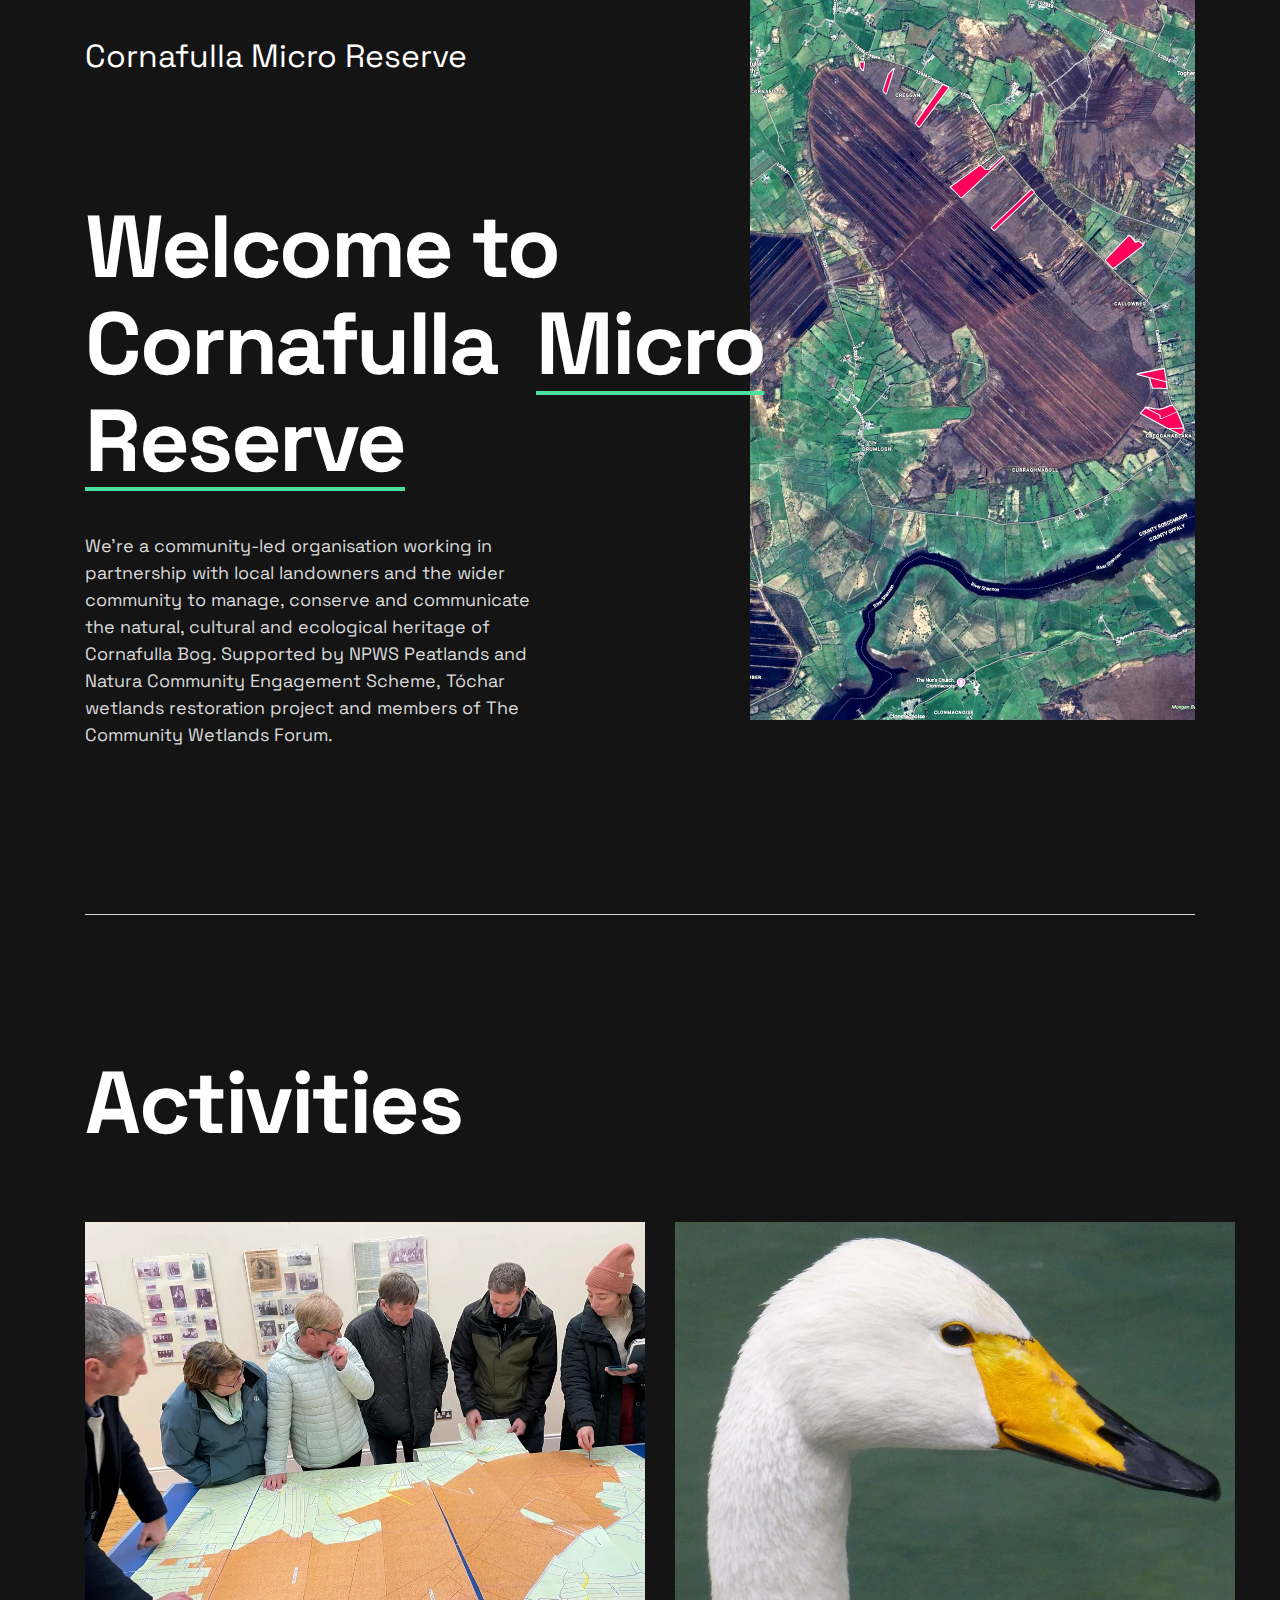
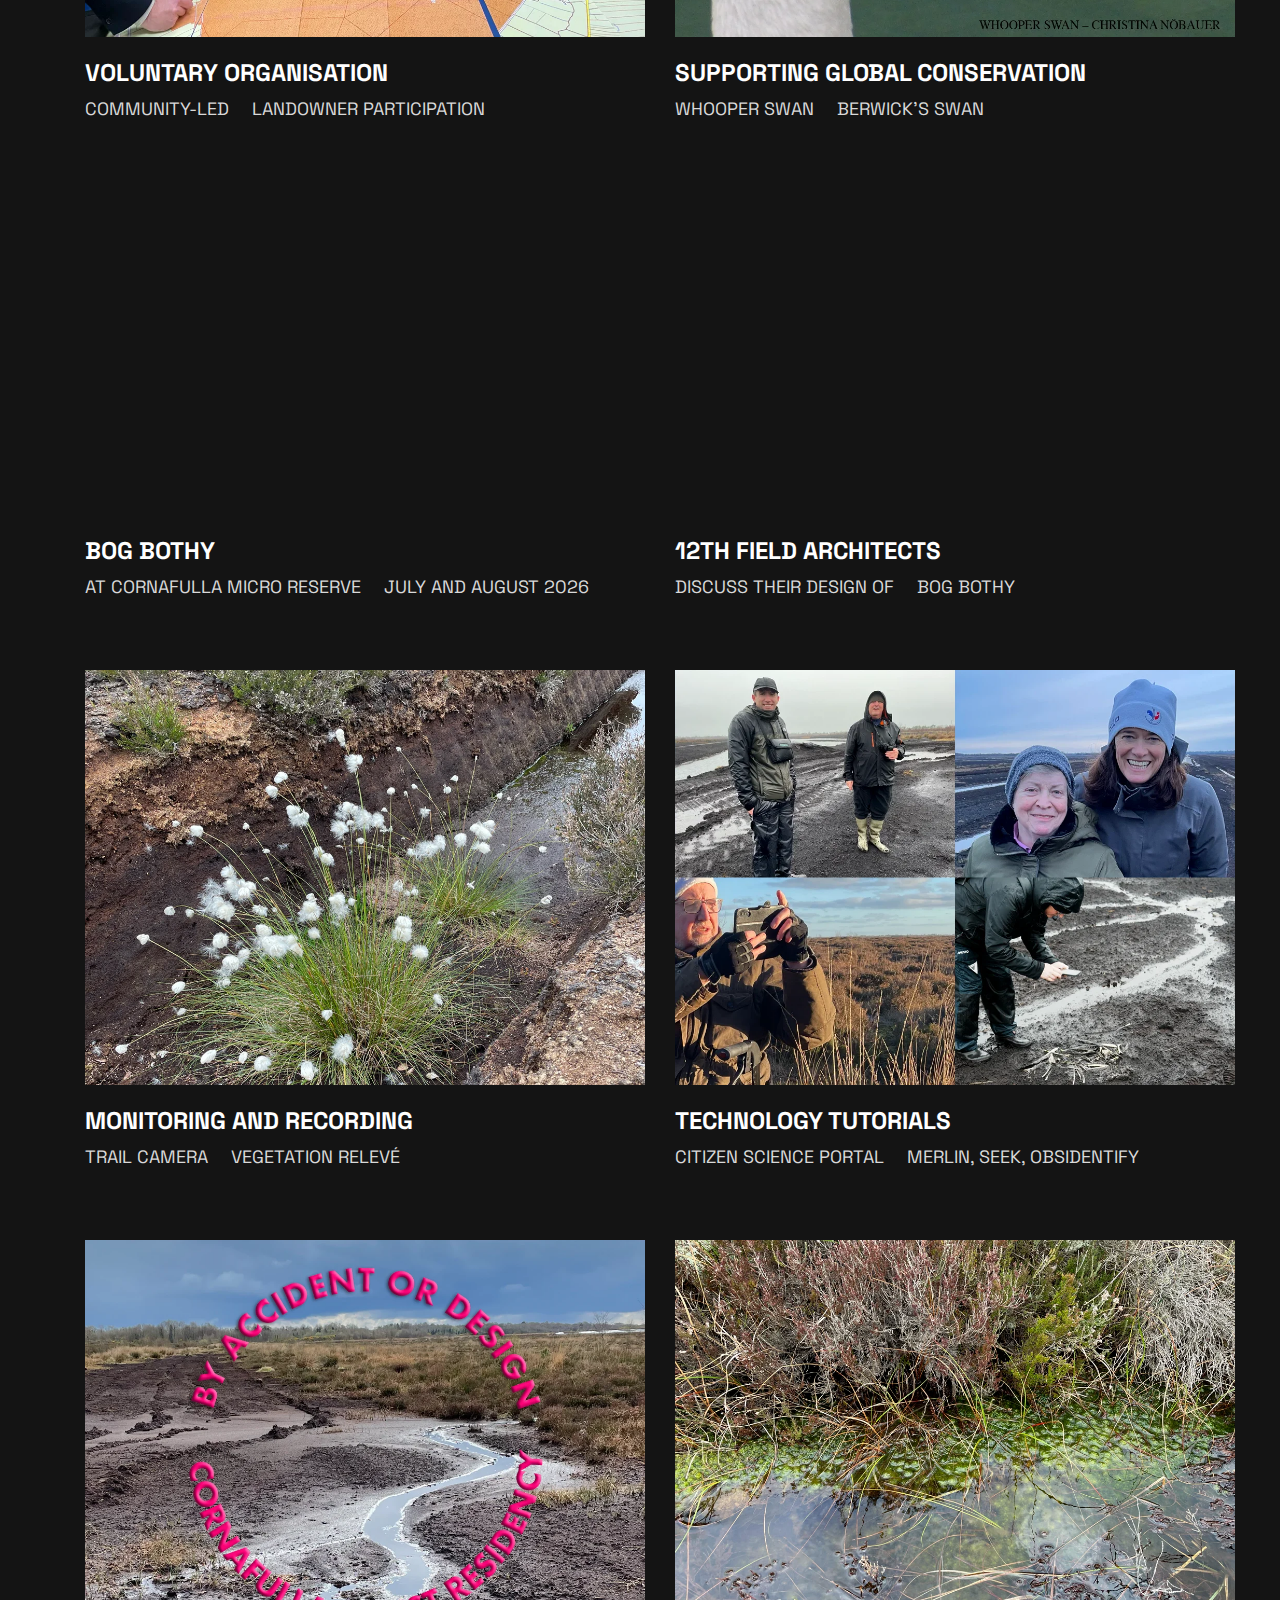
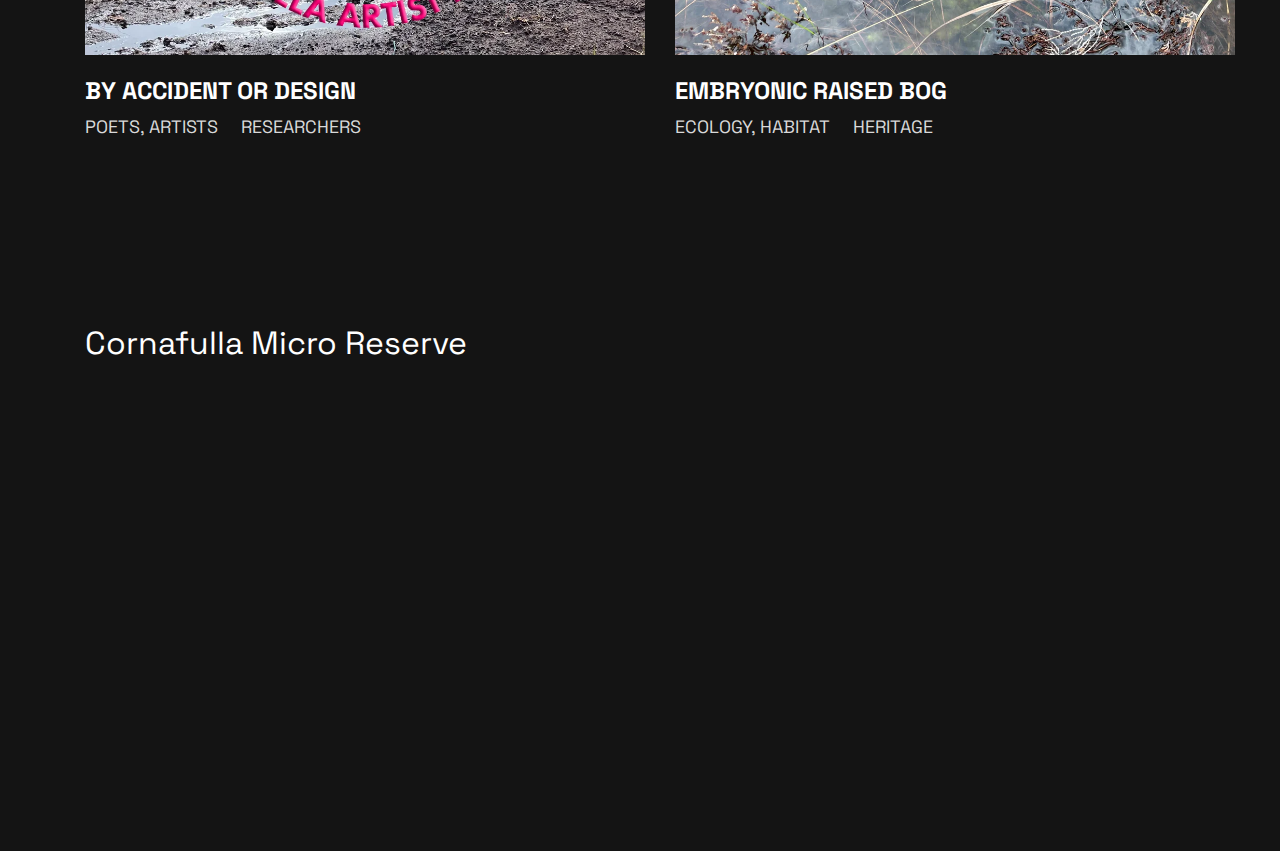
<file: index.html>
<!DOCTYPE html>
<html lang="en">
  <head>
    <meta charset="UTF-8" />
    <meta name="viewport" content="width=device-width, initial-scale=1.0" />
    <link rel="preconnect" href="https://fonts.googleapis.com" />
    <link rel="preconnect" href="https://fonts.gstatic.com" crossorigin />
    <link
      href="https://fonts.googleapis.com/css2?family=Space+Grotesk:wght@500;700&display=swap"
      rel="stylesheet"
    />
  
    <link rel="stylesheet" href="style.css" />
    <title>Cornafulla Micro Reserve</title>
  </head>
  <body>
    <header class="header">
      <h2 class="visually-hidden">Header</h2>
      <div class="wrapper">
        <nav class="header__nav">
          <h2 class="visually-hidden">Navigation</h2>
          <a href="index.html" class="header__home">
            Cornafulla Micro Reserve
            <span class="visually-hidden">(to home page)</span>
          </a>
          
        </nav>
      </div>
    </header>

    <main id="main">
      <section class="hero">
        <div class="wrapper hero__wrapper bottom-border">
          <div class="hero__content">
            <picture>
              <source
                media="(min-width: 62.5em)"
                srcset="./assets/images/image-profile-desktop.webp"
              />
              <source
                media="(min-width: 37.5em)"
                srcset="./assets/images/image-profile-tablet.webp"
              />
              <img
                class="hero__image"
                src="./assets/images/image-profile-mobile.webp"
                alt="Map of Cornafulla Bog with Micro Reserve sites in Red"
                width-="174"
                height="383"
              />
            </picture>
            
            
            <div class="hero__text">
              <h1 class="hero__headline header-xl">
                Welcome to Cornafulla&nbsp; <span>Micro Reserve</span>
              </h1>
              <p class="hero__description">
              We're a community-led organisation working in partnership with local landowners and the wider community to manage, conserve and communicate the natural, cultural and ecological heritage of Cornafulla Bog. Supported by NPWS Peatlands and Natura Community Engagement Scheme,&nbsp;Tóchar  wetlands restoration project and members of The Community Wetlands Forum.</p>
              

            </div>
          </div>
        </div>
      </section>

      <section class="projects">
        <div class="wrapper projects__wrapper">
          <div class="projects__grid">

            <h2 class="projects__headline header-xl">Activities</h2>
            <a href="#contact" class="projects__contact underline"
              ></a>

            <div class="projects__item">
              <picture class="projects__picture">
                <source
                  media="(min-width: 62.5em)"
                  srcset="./assets/images/thumbnail-project-1-large.webp"
                />
                <img
                  class="projects__image"
                  src="./assets/images/thumbnail-project-1-small.webp"
                  alt="Community members looking at a map"
                  width-="343"
                  height="253"
                />
              </picture>
              <h3 class="projects__name">Voluntary Organisation</h3>
              <p class="projects__tags">
                <span>COMMUNITY-LED</span>
                <span>LANDOWNER PARTICIPATION</span>
              </p>
              <div class="projects__links">
                <a href="aboutus.html" class="underline">About Us</a>
    
              </div>
            </div>

            <div class="projects__item">
              <picture class="projects__picture">
                <source
                  media="(min-width: 62.5em)"
                  srcset="./assets/images/thumbnail-project-2-large.webp"
                />
                <img
                  class="projects__image"
                  src="./assets/images/thumbnail-project-2-small.webp"
                  alt="Whooper Swan by Christina Nöbauer"
                  width-="343"
                  height="253"
                />
              </picture>
              <h3 class="projects__name">Supporting Global Conservation</h3>
              <p class="projects__tags">
                <span>WHOOPER SWAN</span>
                <span>BERWICK'S SWAN</span>
              </p>
              <div class="projects__links">
                <a href="swancensus.html" class="underline">International Swan Census</a>
              
              </div>
            </div>

             		  
			     <div class="projects__item">
              <picture class="projects__picture">
                <iframe width="560" height="315" src="https://www.youtube.com/embed/i16qK9q63NM?si=vwGZaQIU1N4spxPh" title="YouTube video player" frameborder="0" allow="accelerometer; autoplay; clipboard-write; encrypted-media; gyroscope; picture-in-picture; web-share" referrerpolicy="strict-origin-when-cross-origin" allowfullscreen></iframe>
              </picture>
              <h3 class="projects__name">Bog Bothy</h3>
              <p class="projects__tags">
                <span>At Cornafulla Micro Reserve</span>
                <span>July and August 2026</span>
              </p>
              <div class="projects__links">
                <a href="https://www.tocharwetlands.ie/community-stories/community-call-take-the-bog-bothy-on-tour-with-tochar/" class="underline">Bog Bothy</a>
    
              </div>
            </div>

            <div class="projects__item">
              <picture class="projects__picture">
                <iframe width="560" height="315" src="https://www.youtube.com/embed/DLastUCRrb4?si=MWHOXGc_nZWVNJzh" title="YouTube video player" frameborder="0" allow="accelerometer; autoplay; clipboard-write; encrypted-media; gyroscope; picture-in-picture; web-share" referrerpolicy="strict-origin-when-cross-origin" allowfullscreen></iframe>
              </picture>
              <h3 class="projects__name">12th Field architects</h3>
              <p class="projects__tags">
                <span>discuss their design of</span>
                <span>Bog Bothy</span>
              </p>
              <div class="projects__links">
                <a href="https://www.12thfield.ie/research/" class="underline">12th Field architects</a>
              
              </div>
            </div> 
			  
			  
	           <div class="projects__item">
              <picture class="projects__picture">
                <source
                  media="(min-width: 62.5em)"
                  srcset="./assets/images/thumbnail-project-3-large.webp"
                />
                <img
                  class="projects__image"
                  src="./assets/images/thumbnail-project-3-small.webp"
                  alt="Otter captured on trail camera May 2025"
                  width-="343"
                  height="253"
                />
              </picture>
              
				<h3 class="projects__name">MONITORING AND RECORDING</h3>
              <p class="projects__tags">
				  <span>TRAIL CAMERA</span>
                <span>VEGETATION RELEVÉ</span>
              </p>
              <div class="projects__links">
                <a href="monitoring.html" class="underline">Our Activities</a>
              </div>
            </div>

            <div class="projects__item">
              <picture class="projects__picture">
                <source
                  media="(min-width: 62.5em)"
                  srcset="./assets/images/thumbnail-project-4-large.webp"
                />
                <img
                  class="projects__image"
                  src="./assets/images/thumbnail-project-4-small.webp"
                  alt="four photos of members recording the bog with cameras and binoculars"
                  width-="343"
                  height="253"
                />
              </picture>
              <h3 class="projects__name">TECHNOLOGY TUTORIALS</h3>
              <p class="projects__tags">
                <span>CITIZEN SCIENCE PORTAL</span>
                <span>MERLIN, SEEK, OBSIDENTIFY</span>
              </p>
              <div class="projects__links">
                <a href="technology.html" class="underline">HOW TO</a>
                
              </div>
            </div>		  
			  
			  
			  
			  
			  
			  
			  
			  
			  
			  
			  

            <div class="projects__item">
              <picture class="projects__picture">
                <source
                  media="(min-width: 62.5em)"
                  srcset="./assets/images/thumbnail-project-5-large.webp"
                />
                <img
                  class="projects__image"
                  src="./assets/images/thumbnail-project-5-small.webp"
                  alt="bog cotton growning in drainage ditch"
                  width-="343"
                  height="253"
                />
              </picture>
              <h3 class="projects__name">BY ACCIDENT OR DESIGN</h3>
              <p class="projects__tags">
                <span>POETS, ARTISTS</span>
                <span>RESEARCHERS</span>
              <div class="projects__links">
                <a href="artist.html" class="underline">ARTIST RESIDENCY</a>
              </div>
            </div>

            <div class="projects__item">
              <picture class="projects__picture">
                <source
                  media="(min-width: 62.5em)"
                  srcset="./assets/images/thumbnail-project-6-large.webp"
                />
                <img
                  class="projects__image"
                  src="./assets/images/thumbnail-project-6-small.webp"
                  alt="spagnum growing in water pool beside dry heather"
                  width-="343"
                  height="253"
                />
              </picture>
              <h3 class="projects__name">embryonic raised bog</h3>
              <p class="projects__tags">
                <span>ECOLOGY, habitat</span>
                <span>HERITAGE</span>
              </p>
              <div class="projects__links">
                <a href="aboutcornafulla.html" class="underline">About Cornafulla Bog</a>
              </div>
            </div>
          </div>
        </div>
      </section>


      
    </main>

    <footer class="footer bg-less-dark">
      <h2 class="visually-hidden">Footer</h2>
      <div class="wrapper">
        <nav class="header__nav">
          <h2 class="visually-hidden">Navigation</h2>
          <a href="index.html" class="header__home">
            Cornafulla Micro Reserve
            <span class="visually-hidden">(to home page)</span>
          </a>
         

            </svg>
          </a>
        </nav>
      </div>
    </footer>
  </body>
</html>
</file>
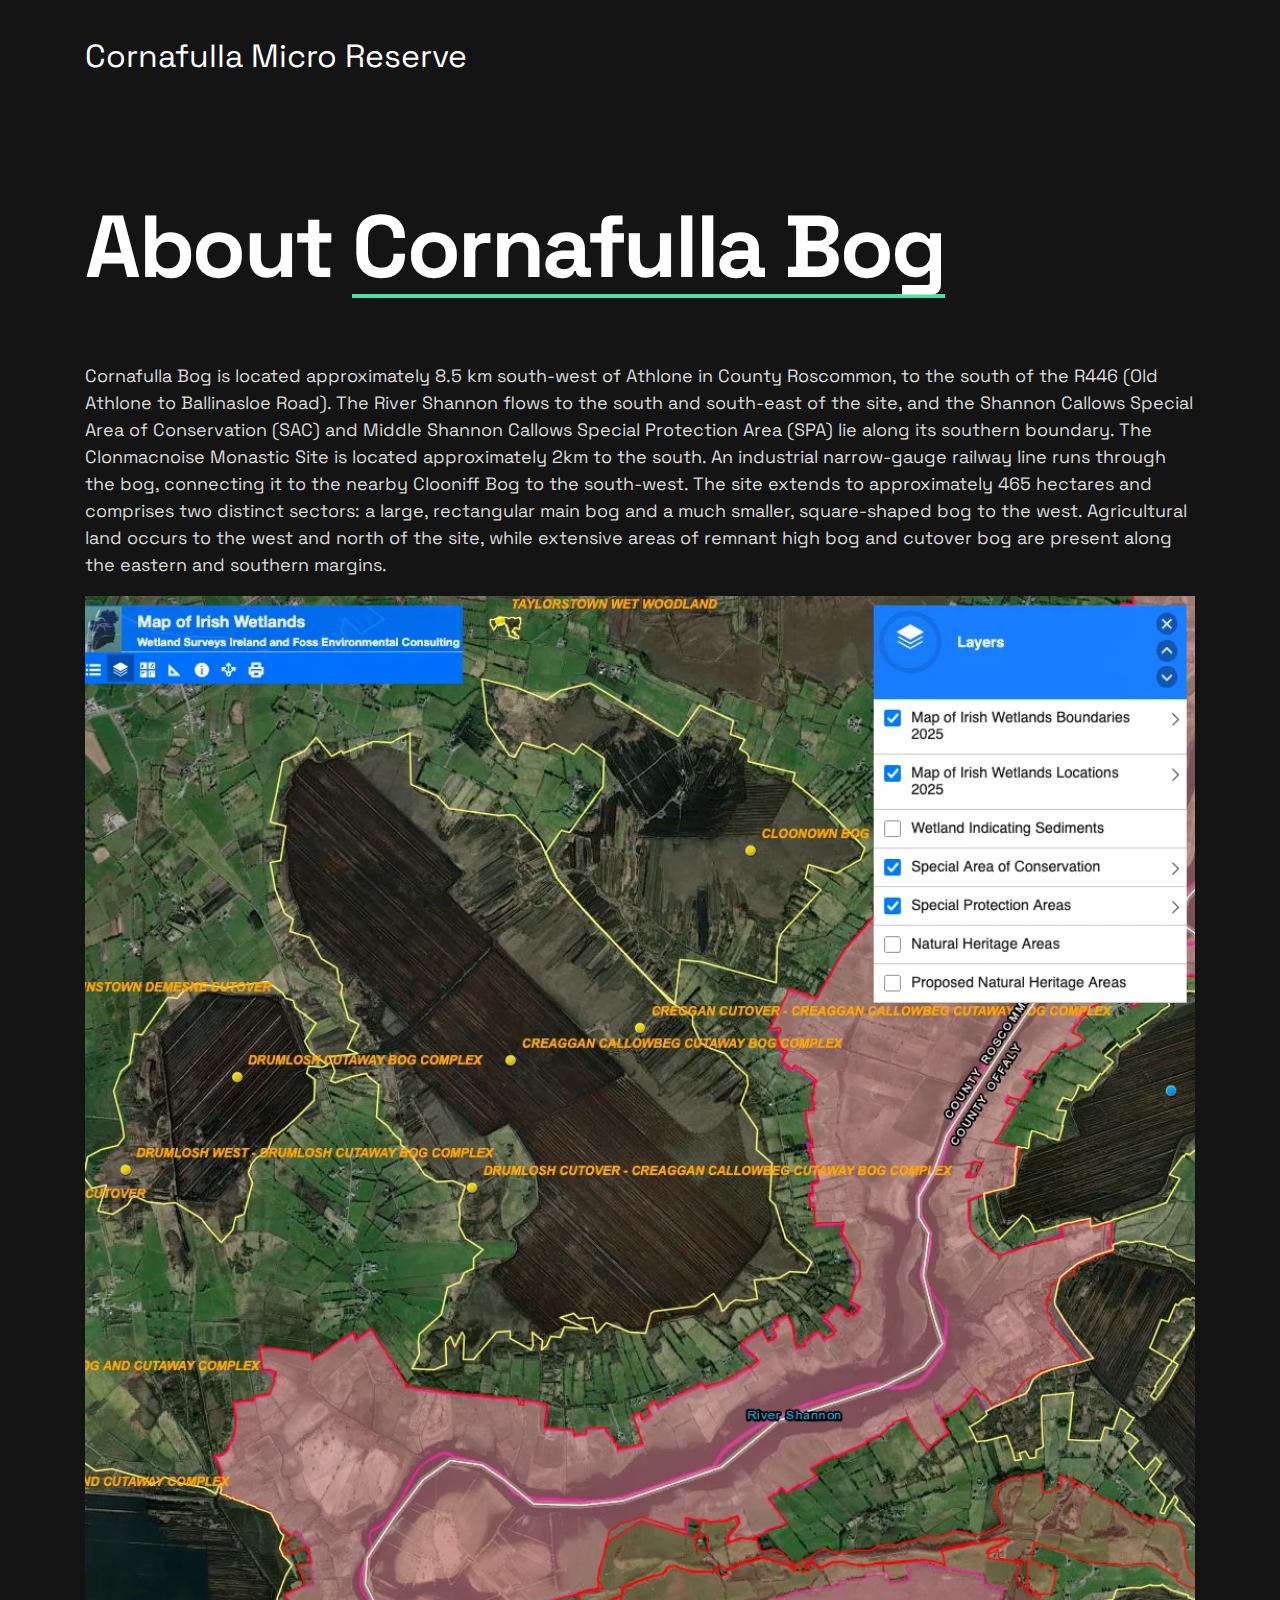
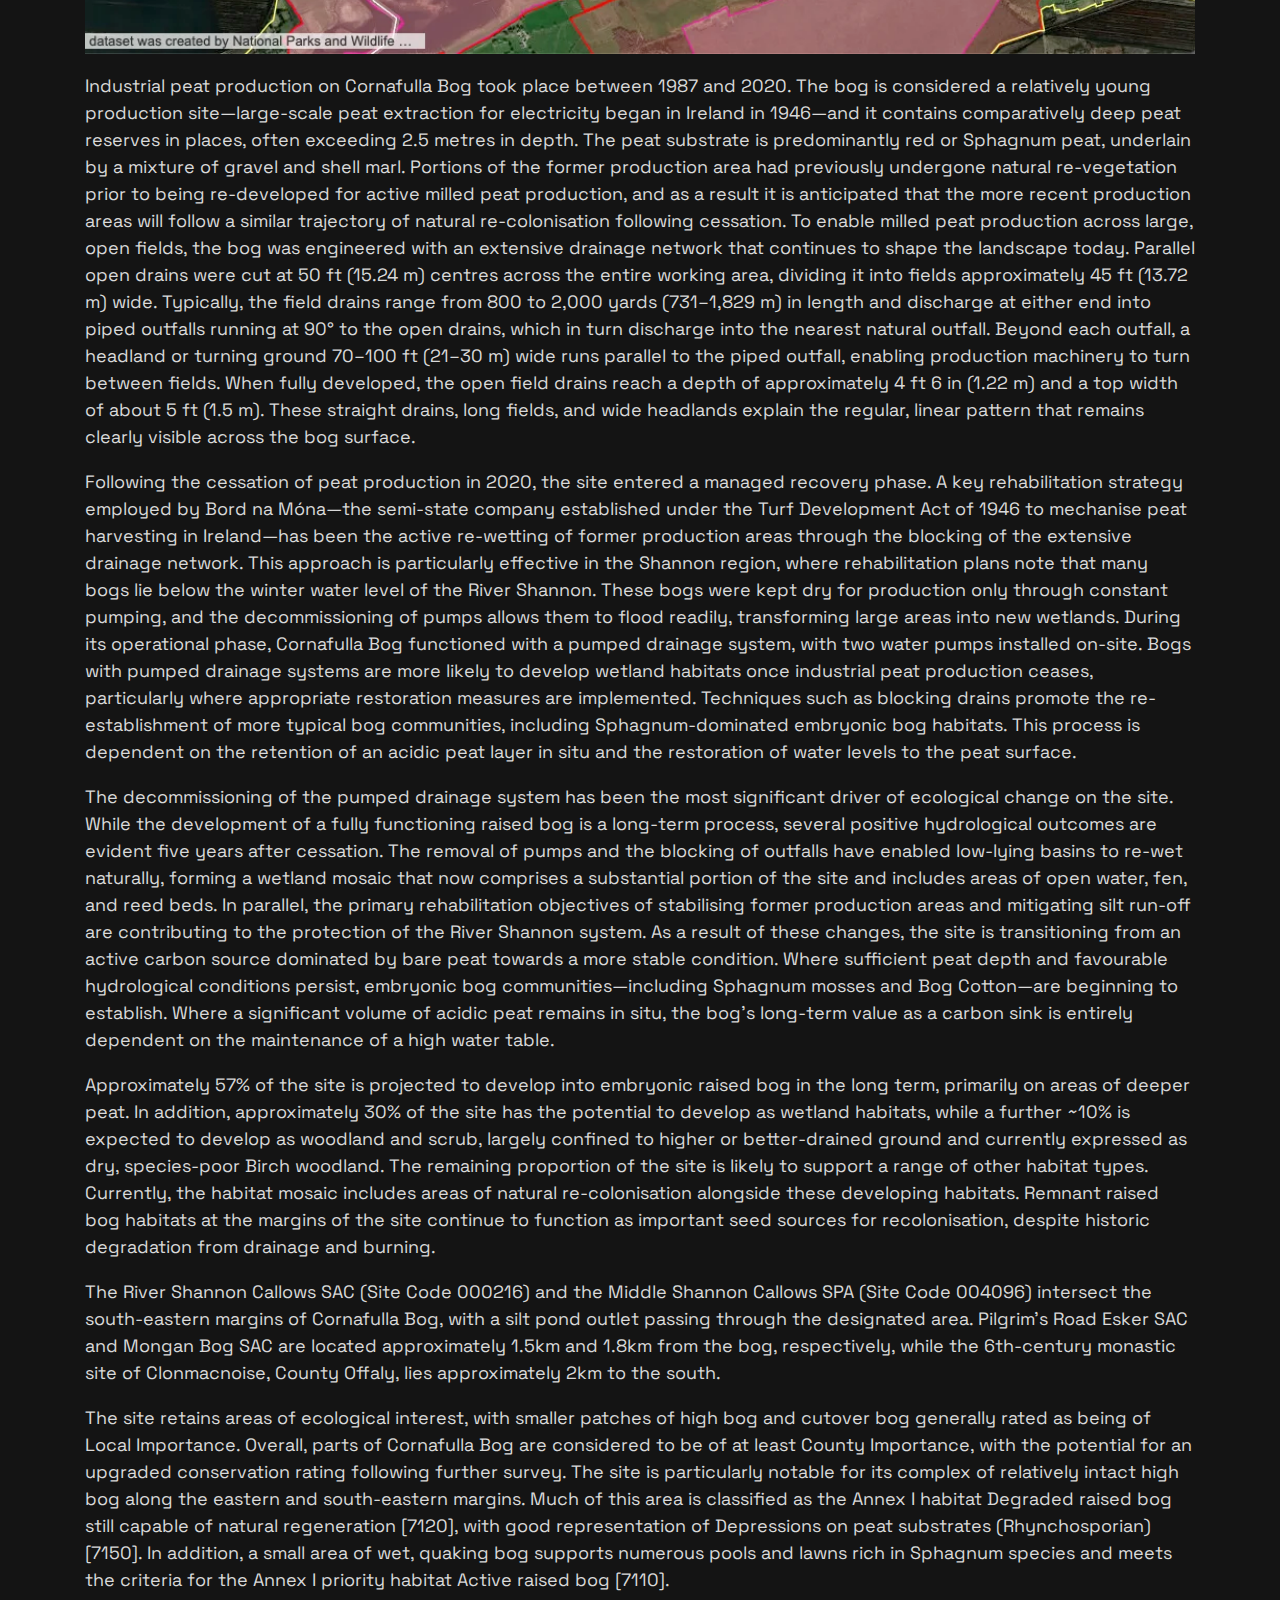
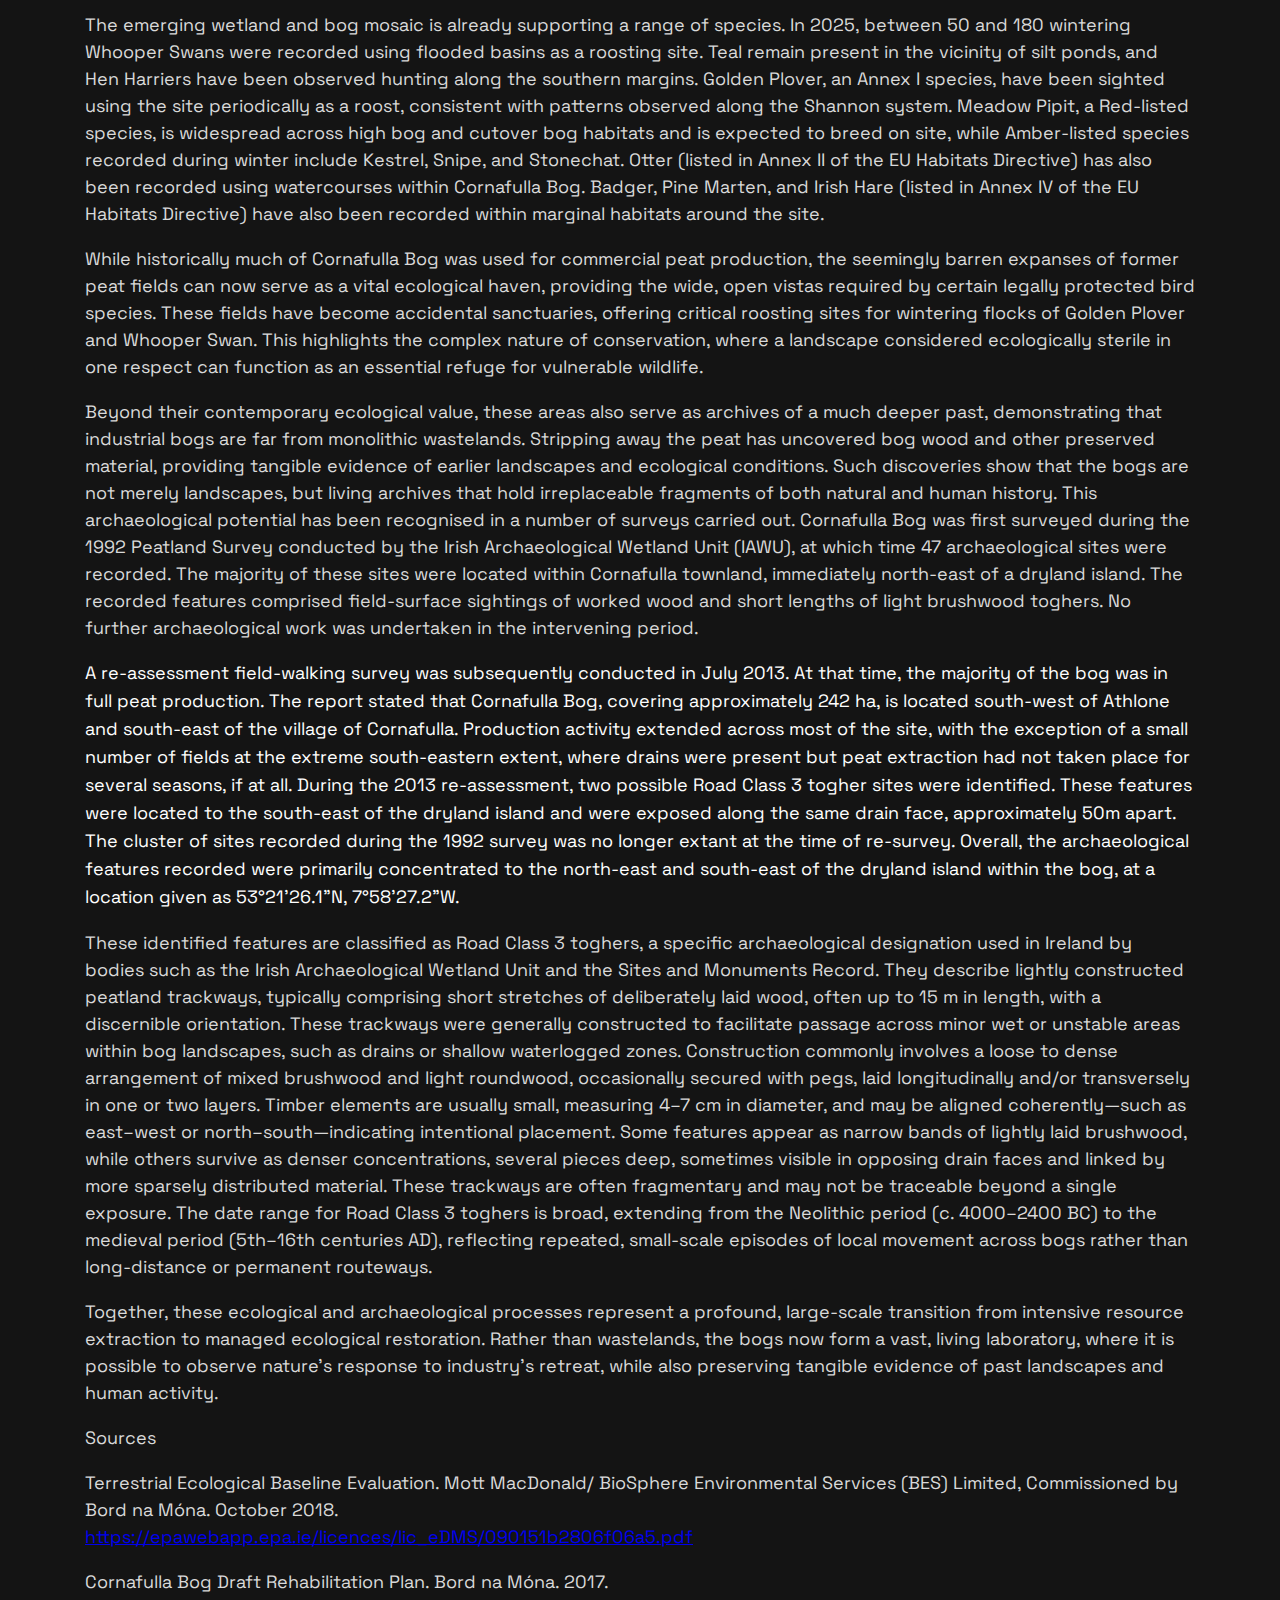
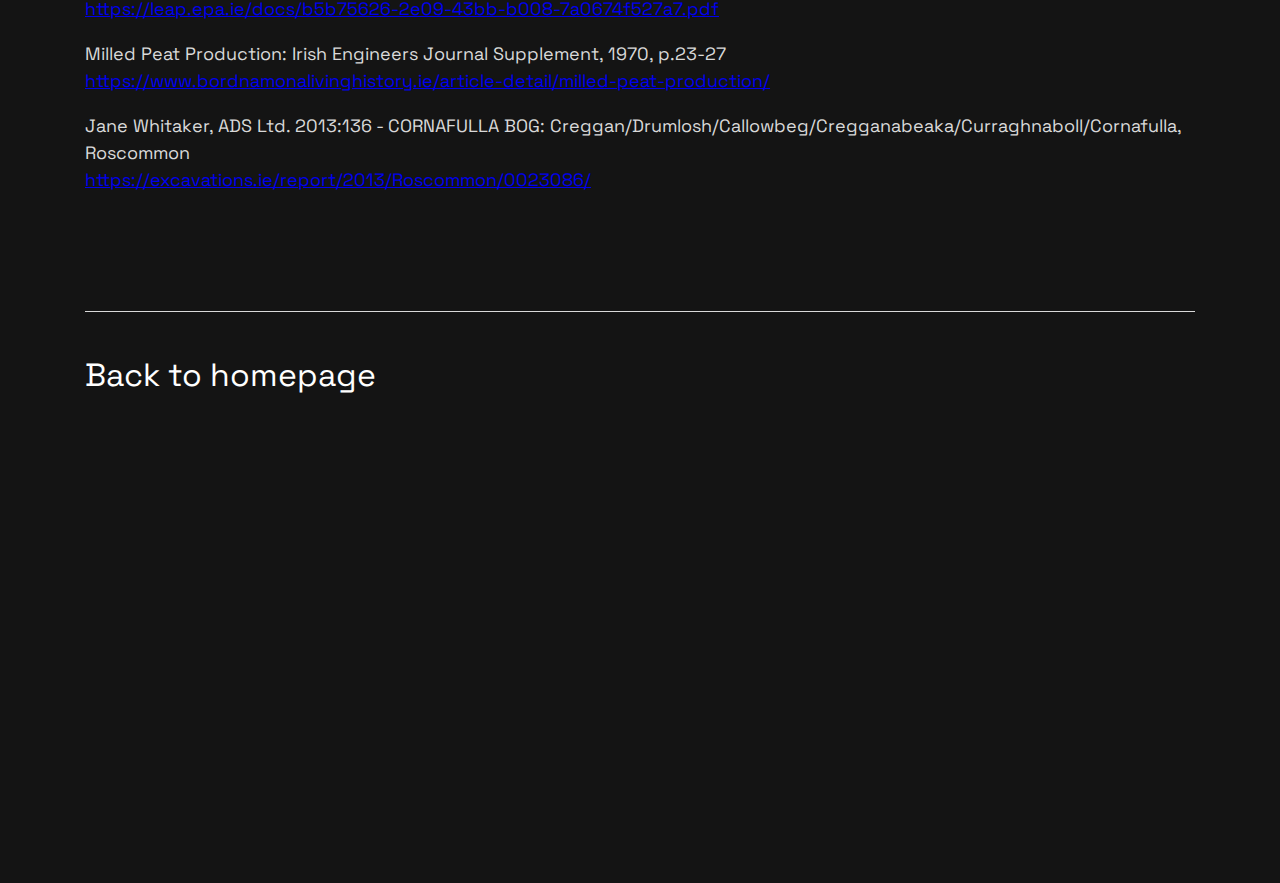
<file: aboutcornafulla.html>
<!DOCTYPE html>
<html lang="en">
  <head>
    <meta charset="UTF-8" />
    <meta name="viewport" content="width=device-width, initial-scale=1.0" />
    <link rel="preconnect" href="https://fonts.googleapis.com" />
    <link rel="preconnect" href="https://fonts.gstatic.com" crossorigin />
    <link
      href="https://fonts.googleapis.com/css2?family=Space+Grotesk:wght@500;700&display=swap"
      rel="stylesheet"
    />
    <link
      rel="icon"
      type="image/png"
      sizes="32x32"
      href="./assets/images/favicon-32x32.png"
    />
    <link rel="stylesheet" href="style.css" />
    <title>Cornafulla Bog</title>
  </head>
  <body>
    <header class="header">
      <h2 class="visually-hidden">Header</h2>
      <div class="wrapper">
        <nav class="header__nav">
          <h2 class="visually-hidden">Navigation</h2>
          <a href="index.html" class="header__home">
            Cornafulla Micro Reserve
            <span class="visually-hidden">(to home page)</span>
          </a>
          
          
        </nav>
      </div>
    </header>

    <main id="main">
      <section class="hero">
        <div class="wrapper hero__wrapper bottom-border">
          <div class="hero__content">
           
            






            
            <div class="hero__text">
              <h1 class="hero__headline header-xl">
                About <span>Cornafulla Bog</span>
              </h1>
              
       <p class="hero__description">
                <p>Cornafulla Bog is located approximately 8.5 km south-west of Athlone in County Roscommon, to the south of the R446 (Old Athlone to Ballinasloe Road). The River Shannon flows to the south and south-east of the site, and the Shannon Callows Special Area of Conservation (SAC) and Middle Shannon Callows Special Protection Area (SPA) lie along its southern boundary. The Clonmacnoise Monastic Site is located approximately 2km to the south. An industrial narrow-gauge railway line runs through the bog, connecting it to the nearby Clooniff Bog to the south-west. The site extends to approximately 465 hectares and comprises two distinct sectors: a large, rectangular main bog and a much smaller, square-shaped bog to the west. Agricultural land occurs to the west and north of the site, while extensive areas of remnant high bog and cutover bog are present along the eastern and southern margins.
					</p>
				
				<p><img
                  class="projects__image"
                  src="./assets/images/wetlands.webp"
                  alt="Map of Irish Wetlands showing Cornafulla bog"/></p>
				
<p>Industrial peat production on Cornafulla Bog took place between 1987 and 2020. The bog is considered a relatively young production site—large-scale peat extraction for electricity began in Ireland in 1946—and it contains comparatively deep peat reserves in places, often exceeding 2.5 metres in depth. The peat substrate is predominantly red or Sphagnum peat, underlain by a mixture of gravel and shell marl. Portions of the former production area had previously undergone natural re-vegetation prior to being re-developed for active milled peat production, and as a result it is anticipated that the more recent production areas will follow a similar trajectory of natural re-colonisation following cessation.
To enable milled peat production across large, open fields, the bog was engineered with an extensive drainage network that continues to shape the landscape today. Parallel open drains were cut at 50 ft (15.24 m) centres across the entire working area, dividing it into fields approximately 45 ft (13.72 m) wide. Typically, the field drains range from 800 to 2,000 yards (731–1,829 m) in length and discharge at either end into piped outfalls running at 90° to the open drains, which in turn discharge into the nearest natural outfall. Beyond each outfall, a headland or turning ground 70–100 ft (21–30 m) wide runs parallel to the piped outfall, enabling production machinery to turn between fields. When fully developed, the open field drains reach a depth of approximately 4 ft 6 in (1.22 m) and a top width of about 5 ft (1.5 m). These straight drains, long fields, and wide headlands explain the regular, linear pattern that remains clearly visible across the bog surface.</p>
<p>Following the cessation of peat production in 2020, the site entered a managed recovery phase. A key rehabilitation strategy employed by Bord na Móna—the semi-state company established under the Turf Development Act of 1946 to mechanise peat harvesting in Ireland—has been the active re-wetting of former production areas through the blocking of the extensive drainage network. This approach is particularly effective in the Shannon region, where rehabilitation plans note that many bogs lie below the winter water level of the River Shannon. These bogs were kept dry for production only through constant pumping, and the decommissioning of pumps allows them to flood readily, transforming large areas into new wetlands.
During its operational phase, Cornafulla Bog functioned with a pumped drainage system, with two water pumps installed on-site. Bogs with pumped drainage systems are more likely to develop wetland habitats once industrial peat production ceases, particularly where appropriate restoration measures are implemented. Techniques such as blocking drains promote the re-establishment of more typical bog communities, including Sphagnum-dominated embryonic bog habitats. This process is dependent on the retention of an acidic peat layer in situ and the restoration of water levels to the peat surface.</p>
<p>The decommissioning of the pumped drainage system has been the most significant driver of ecological change on the site. While the development of a fully functioning raised bog is a long-term process, several positive hydrological outcomes are evident five years after cessation. The removal of pumps and the blocking of outfalls have enabled low-lying basins to re-wet naturally, forming a wetland mosaic that now comprises a substantial portion of the site and includes areas of open water, fen, and reed beds. In parallel, the primary rehabilitation objectives of stabilising former production areas and mitigating silt run-off are contributing to the protection of the River Shannon system.
As a result of these changes, the site is transitioning from an active carbon source dominated by bare peat towards a more stable condition. Where sufficient peat depth and favourable hydrological conditions persist, embryonic bog communities—including Sphagnum mosses and Bog Cotton—are beginning to establish. Where a significant volume of acidic peat remains in situ, the bog’s long-term value as a carbon sink is entirely dependent on the maintenance of a high water table.</p>
<p>Approximately 57% of the site is projected to develop into embryonic raised bog in the long term, primarily on areas of deeper peat. In addition, approximately 30% of the site has the potential to develop as wetland habitats, while a further ~10% is expected to develop as woodland and scrub, largely confined to higher or better-drained ground and currently expressed as dry, species-poor Birch woodland. The remaining proportion of the site is likely to support a range of other habitat types. Currently, the habitat mosaic includes areas of natural re-colonisation alongside these developing habitats. Remnant raised bog habitats at the margins of the site continue to function as important seed sources for recolonisation, despite historic degradation from drainage and burning.</p>
<p>The River Shannon Callows SAC (Site Code 000216) and the Middle Shannon Callows SPA (Site Code 004096) intersect the south-eastern margins of Cornafulla Bog, with a silt pond outlet passing through the designated area. Pilgrim’s Road Esker SAC and Mongan Bog SAC are located approximately 1.5km and 1.8km from the bog, respectively, while the 6th-century monastic site of Clonmacnoise, County Offaly, lies approximately 2km to the south.</p>
<p>The site retains areas of ecological interest, with smaller patches of high bog and cutover bog generally rated as being of Local Importance. Overall, parts of Cornafulla Bog are considered to be of at least County Importance, with the potential for an upgraded conservation rating following further survey. The site is particularly notable for its complex of relatively intact high bog along the eastern and south-eastern margins. Much of this area is classified as the Annex I habitat Degraded raised bog still capable of natural regeneration [7120], with good representation of Depressions on peat substrates (Rhynchosporian) [7150]. In addition, a small area of wet, quaking bog supports numerous pools and lawns rich in Sphagnum species and meets the criteria for the Annex I priority habitat Active raised bog [7110].</p>
<p>The emerging wetland and bog mosaic is already supporting a range of species. In 2025, between 50 and 180 wintering Whooper Swans were recorded using flooded basins as a roosting site. Teal remain present in the vicinity of silt ponds, and Hen Harriers have been observed hunting along the southern margins. Golden Plover, an Annex I species, have been sighted using the site periodically as a roost, consistent with patterns observed along the Shannon system. Meadow Pipit, a Red-listed species, is widespread across high bog and cutover bog habitats and is expected to breed on site, while Amber-listed species recorded during winter include Kestrel, Snipe, and Stonechat. Otter (listed in Annex II of the EU Habitats Directive) has also been recorded using watercourses within Cornafulla Bog. Badger, Pine Marten, and Irish Hare (listed in Annex IV of the EU Habitats Directive) have also been recorded within marginal habitats around the site.</p>
<p>While historically much of Cornafulla Bog was used for commercial peat production, the seemingly barren expanses of former peat fields can now serve as a vital ecological haven, providing the wide, open vistas required by certain legally protected bird species. These fields have become accidental sanctuaries, offering critical roosting sites for wintering flocks of Golden Plover and Whooper Swan. This highlights the complex nature of conservation, where a landscape considered ecologically sterile in one respect can function as an essential refuge for vulnerable wildlife.</p>
<p>Beyond their contemporary ecological value, these areas also serve as archives of a much deeper past, demonstrating that industrial bogs are far from monolithic wastelands. Stripping away the peat has uncovered bog wood and other preserved material, providing tangible evidence of earlier landscapes and ecological conditions. Such discoveries show that the bogs are not merely landscapes, but living archives that hold irreplaceable fragments of both natural and human history.
This archaeological potential has been recognised in a number of surveys carried out. Cornafulla Bog was first surveyed during the 1992 Peatland Survey conducted by the Irish Archaeological Wetland Unit (IAWU), at which time 47 archaeological sites were recorded. The majority of these sites were located within Cornafulla townland, immediately north-east of a dryland island. The recorded features comprised field-surface sightings of worked wood and short lengths of light brushwood toghers. No further archaeological work was undertaken in the intervening period.</p>
</p>A re-assessment field-walking survey was subsequently conducted in July 2013. At that time, the majority of the bog was in full peat production. The report stated that Cornafulla Bog, covering approximately 242 ha, is located south-west of Athlone and south-east of the village of Cornafulla. Production activity extended across most of the site, with the exception of a small number of fields at the extreme south-eastern extent, where drains were present but peat extraction had not taken place for several seasons, if at all.
During the 2013 re-assessment, two possible Road Class 3 togher sites were identified. These features were located to the south-east of the dryland island and were exposed along the same drain face, approximately 50m apart. The cluster of sites recorded during the 1992 survey was no longer extant at the time of re-survey. Overall, the archaeological features recorded were primarily concentrated to the north-east and south-east of the dryland island within the bog, at a location given as 53°21'26.1"N, 7°58'27.2"W.<p>
<p>These identified features are classified as Road Class 3 toghers, a specific archaeological designation used in Ireland by bodies such as the Irish Archaeological Wetland Unit and the Sites and Monuments Record. They describe lightly constructed peatland trackways, typically comprising short stretches of deliberately laid wood, often up to 15 m in length, with a discernible orientation. These trackways were generally constructed to facilitate passage across minor wet or unstable areas within bog landscapes, such as drains or shallow waterlogged zones. Construction commonly involves a loose to dense arrangement of mixed brushwood and light roundwood, occasionally secured with pegs, laid longitudinally and/or transversely in one or two layers. Timber elements are usually small, measuring 4–7 cm in diameter, and may be aligned coherently—such as east–west or north–south—indicating intentional placement. Some features appear as narrow bands of lightly laid brushwood, while others survive as denser concentrations, several pieces deep, sometimes visible in opposing drain faces and linked by more sparsely distributed material. These trackways are often fragmentary and may not be traceable beyond a single exposure. The date range for Road Class 3 toghers is broad, extending from the Neolithic period (c. 4000–2400 BC) to the medieval period (5th–16th centuries AD), reflecting repeated, small-scale episodes of local movement across bogs rather than long-distance or permanent routeways.</p>
<p>Together, these ecological and archaeological processes represent a profound, large-scale transition from intensive resource extraction to managed ecological restoration. Rather than wastelands, the bogs now form a vast, living laboratory, where it is possible to observe nature’s response to industry’s retreat, while also preserving tangible evidence of past landscapes and human activity.</p>

<p>Sources</p>
<p>Terrestrial Ecological Baseline Evaluation. Mott MacDonald/ BioSphere Environmental Services (BES) Limited, Commissioned by Bord na Móna. October 2018.<br>
<a href="https://epawebapp.epa.ie/licences/lic_eDMS/090151b2806f06a5.pdf">
https://epawebapp.epa.ie/licences/lic_eDMS/090151b2806f06a5.pdf</a></p>

<p>Cornafulla Bog Draft Rehabilitation Plan. Bord na Móna. 2017.<br>
<a href="https://leap.epa.ie/docs/b5b75626-2e09-43bb-b008-7a0674f527a7.pdf">
https://leap.epa.ie/docs/b5b75626-2e09-43bb-b008-7a0674f527a7.pdf</a></p>

<p>Milled Peat Production: Irish Engineers Journal Supplement, 1970, p.23-27<br> <a href="https://www.bordnamonalivinghistory.ie/article-detail/milled-peat-production/">
https://www.bordnamonalivinghistory.ie/article-detail/milled-peat-production/</a></p>

<p>Jane Whitaker, ADS Ltd. 2013:136 - CORNAFULLA BOG: Creggan/Drumlosh/Callowbeg/Cregganabeaka/Curraghnaboll/Cornafulla, Roscommon<br> <a href="https://excavations.ie/report/2013/Roscommon/0023086/">
https://excavations.ie/report/2013/Roscommon/0023086/</a></p>
</p>


            </div>
          </div>
        </div>
      </section>

     <footer class="footer bg-less-dark">
      <h2 class="visually-hidden">Footer</h2>
      <div class="wrapper">
        <nav class="header__nav">
          <h2 class="visually-hidden">Navigation</h2>
          <a href="index.html" class="header__home">
            Back to homepage
            <span class="visually-hidden">(to home page)</span>
          </a>
          
        </nav>
      </div>
    </footer>
  </body>
</html>
</file>
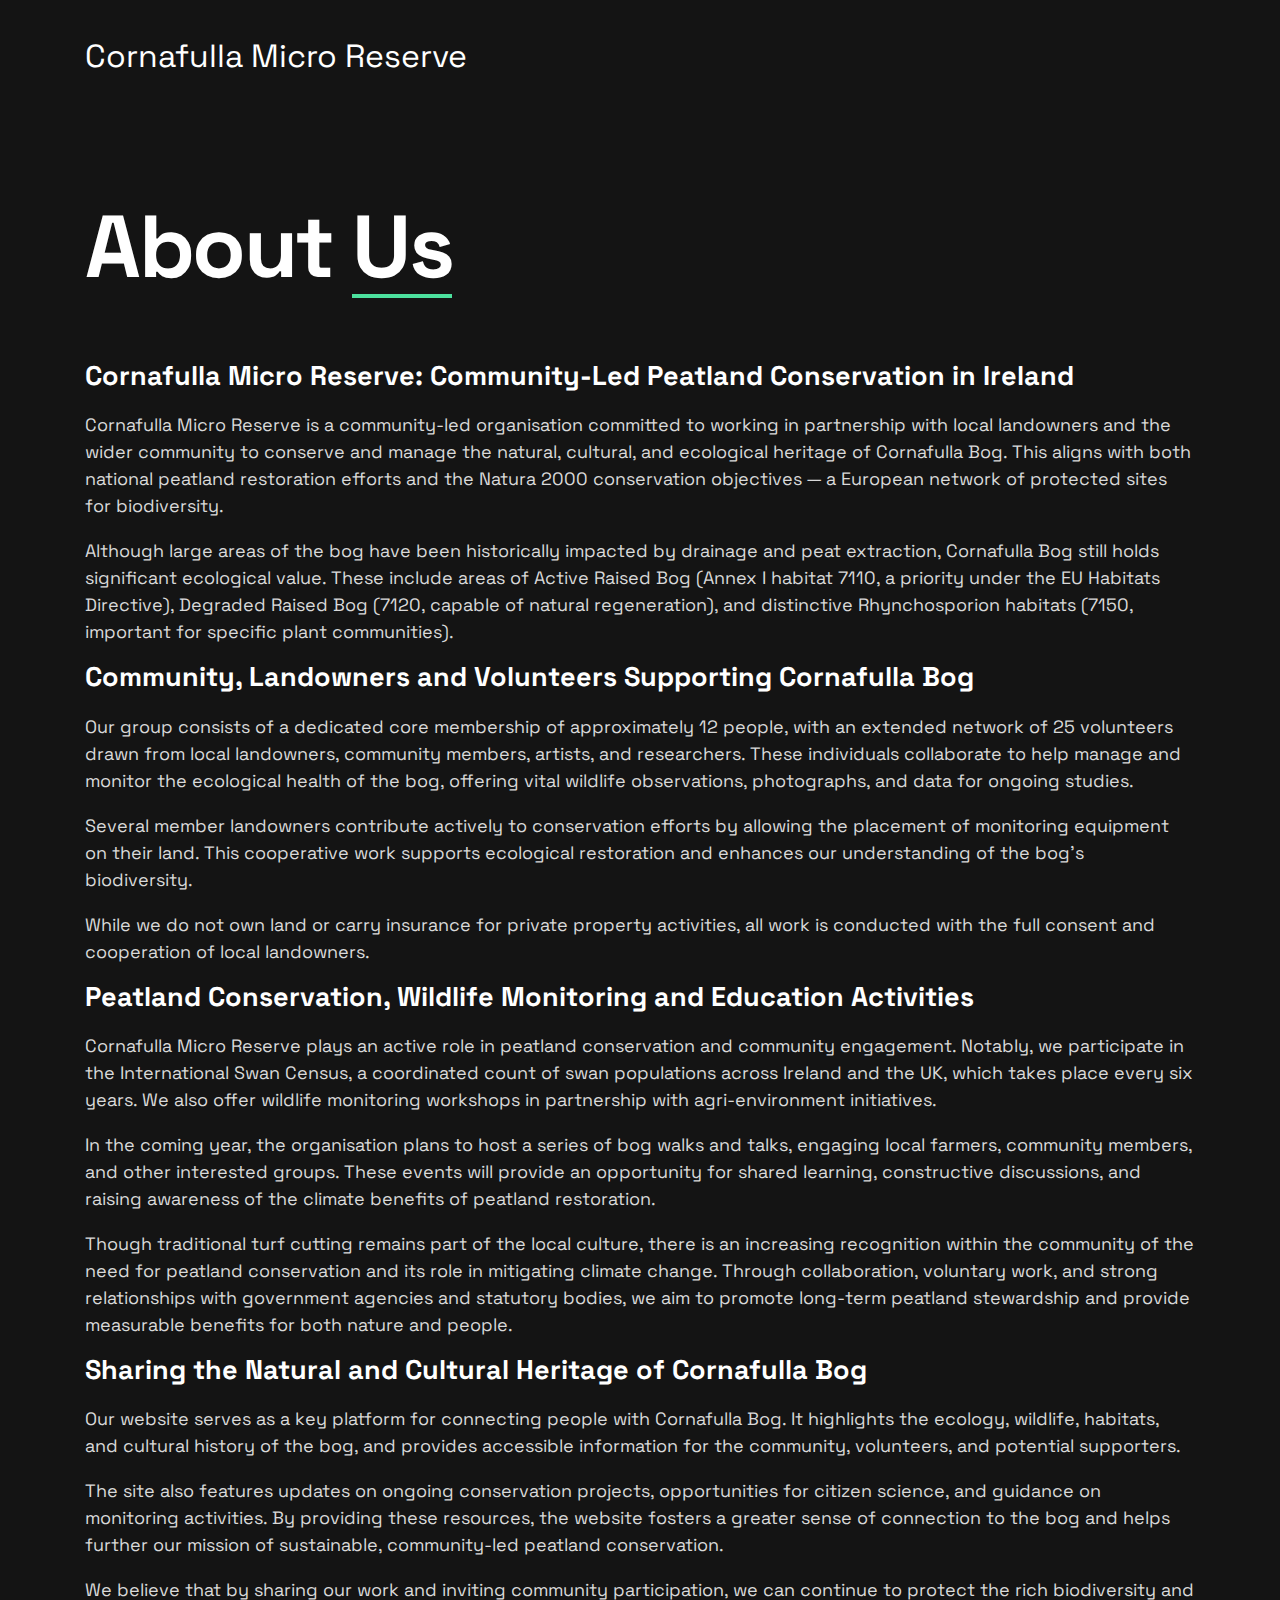
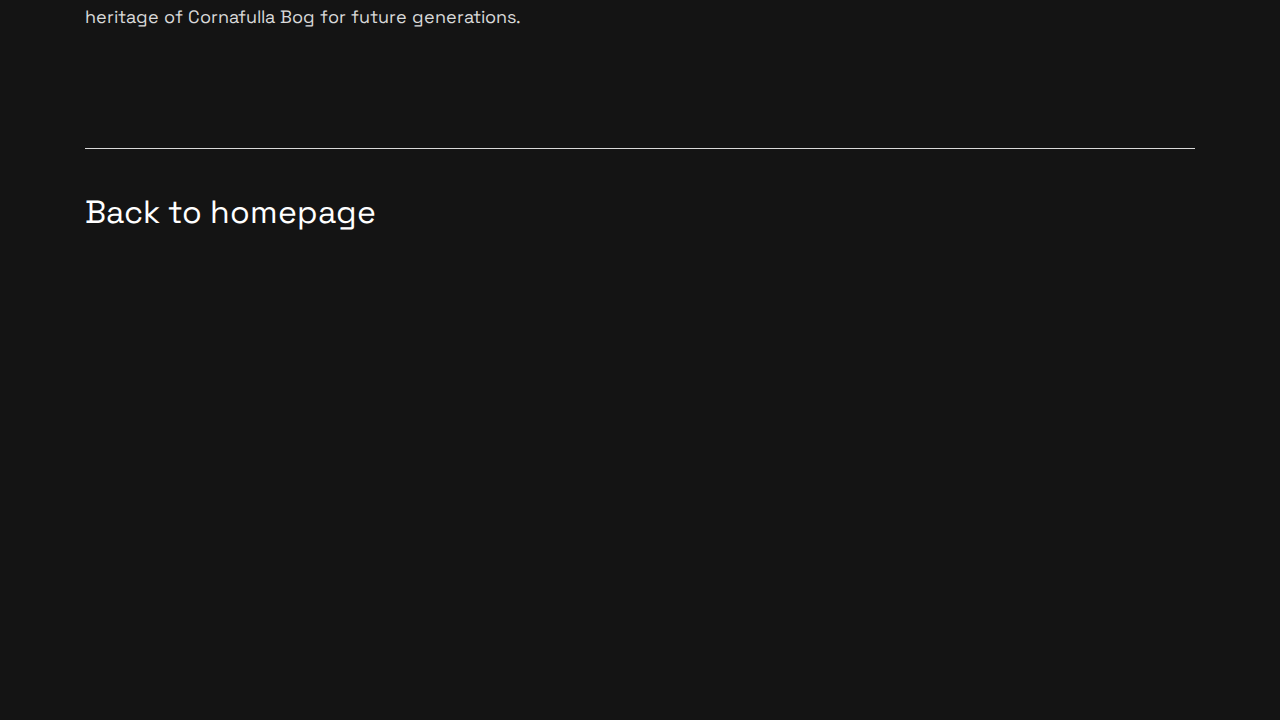
<file: aboutus.html>
<!DOCTYPE html>
<html lang="en">
  <head>
    <meta charset="UTF-8" />
    <meta name="viewport" content="width=device-width, initial-scale=1.0" />
    <link rel="preconnect" href="https://fonts.googleapis.com" />
    <link rel="preconnect" href="https://fonts.gstatic.com" crossorigin />
    <link
      href="https://fonts.googleapis.com/css2?family=Space+Grotesk:wght@500;700&display=swap"
      rel="stylesheet"
    />
    <link
      rel="icon"
      type="image/png"
      sizes="32x32"
      href="./assets/images/favicon-32x32.png"
    />
    <link rel="stylesheet" href="style.css" />
    <title>About Us</title>
  </head>
  <body>
    <header class="header">
      <h2 class="visually-hidden">Header</h2>
      <div class="wrapper">
        <nav class="header__nav">
          <h2 class="visually-hidden">Navigation</h2>
          <a href="index.html" class="header__home">
            Cornafulla Micro Reserve
            <span class="visually-hidden">(to home page)</span>
          </a>
          
          
        </nav>
      </div>
    </header>

    <main id="main">
      <section class="hero">
        <div class="wrapper hero__wrapper bottom-border">
          <div class="hero__content">
           
            






            
            <div class="hero__text">
              <h1 class="hero__headline header-xl">
                About <span>Us</span>
              </h1>
              
       <p class="hero__description">
                
              <h2>Cornafulla Micro Reserve: Community-Led Peatland Conservation in Ireland</h2>
<p>Cornafulla Micro Reserve is a community-led organisation committed to working in partnership with local landowners and the wider community to conserve and manage the natural, cultural, and ecological heritage of Cornafulla Bog. This aligns with both national peatland restoration efforts and the Natura 2000 conservation objectives — a European network of protected sites for biodiversity.</p>
<p>Although large areas of the bog have been historically impacted by drainage and peat extraction, Cornafulla Bog still holds significant ecological value. These include areas of Active Raised Bog (Annex I habitat 7110, a priority under the EU Habitats Directive), Degraded Raised Bog (7120, capable of natural regeneration), and distinctive Rhynchosporion habitats (7150, important for specific plant communities). </p>
<h2>Community, Landowners and Volunteers Supporting Cornafulla Bog</h2>
<p>Our group consists of a dedicated core membership of approximately 12 people, with an extended network of 25 volunteers drawn from local landowners, community members, artists, and researchers. These individuals collaborate to help manage and monitor the ecological health of the bog, offering vital wildlife observations, photographs, and data for ongoing studies. </p>
<p>Several member landowners contribute actively to conservation efforts by allowing the placement of monitoring equipment on their land. This cooperative work supports ecological restoration and enhances our understanding of the bog’s biodiversity. </p>
<p>While we do not own land or carry insurance for private property activities, all work is conducted with the full consent and cooperation of local landowners. </p>
<h2>Peatland Conservation, Wildlife Monitoring and Education Activities</h2>
<p>Cornafulla Micro Reserve plays an active role in peatland conservation and community engagement. Notably, we participate in the International Swan Census, a coordinated count of swan populations across Ireland and the UK, which takes place every six years. We also offer wildlife monitoring workshops in partnership with agri-environment initiatives. </p>
<p>In the coming year, the organisation plans to host a series of bog walks and talks, engaging local farmers, community members, and other interested groups. These events will provide an opportunity for shared learning, constructive discussions, and raising awareness of the climate benefits of peatland restoration. </p>
<p>Though traditional turf cutting remains part of the local culture, there is an increasing recognition within the community of the need for peatland conservation and its role in mitigating climate change. Through collaboration, voluntary work, and strong relationships with government agencies and statutory bodies, we aim to promote long-term peatland stewardship and provide measurable benefits for both nature and people. </p>

<h2>Sharing the Natural and Cultural Heritage of Cornafulla Bog</h2>
<p>Our website serves as a key platform for connecting people with Cornafulla Bog. It highlights the ecology, wildlife, habitats, and cultural history of the bog, and provides accessible information for the community, volunteers, and potential supporters. </p>
<p>The site also features updates on ongoing conservation projects, opportunities for citizen science, and guidance on monitoring activities. By providing these resources, the website fosters a greater sense of connection to the bog and helps further our mission of sustainable, community-led peatland conservation. </p>
<p>We believe that by sharing our work and inviting community participation, we can continue to protect the rich biodiversity and heritage of Cornafulla Bog for future generations. </p>



            </div>
          </div>
        </div>
      </section>

     <footer class="footer bg-less-dark">
      <h2 class="visually-hidden">Footer</h2>
      <div class="wrapper">
        <nav class="header__nav">
          <h2 class="visually-hidden">Navigation</h2>
          <a href="index.html" class="header__home">
            Back to homepage
            <span class="visually-hidden">(to home page)</span>
          </a>
          
        </nav>
      </div>
    </footer>
  </body>
</html>
</file>
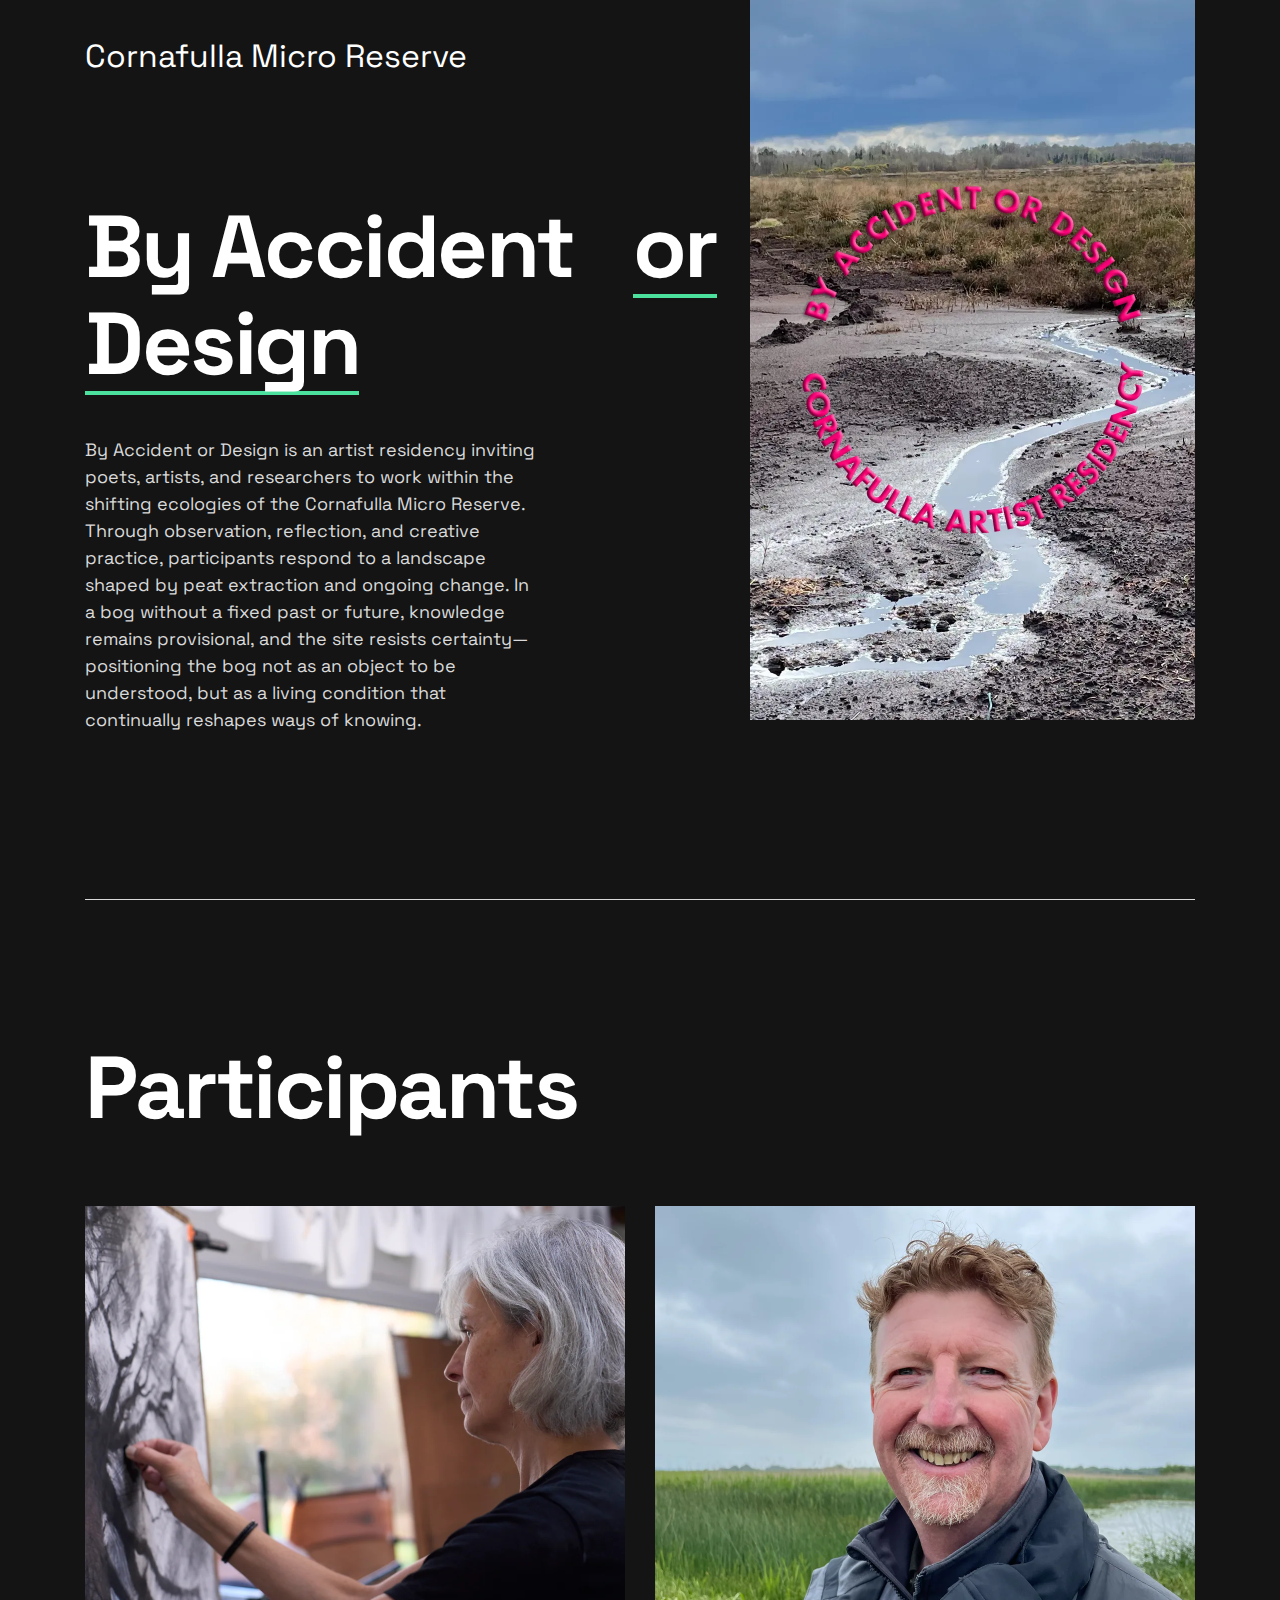
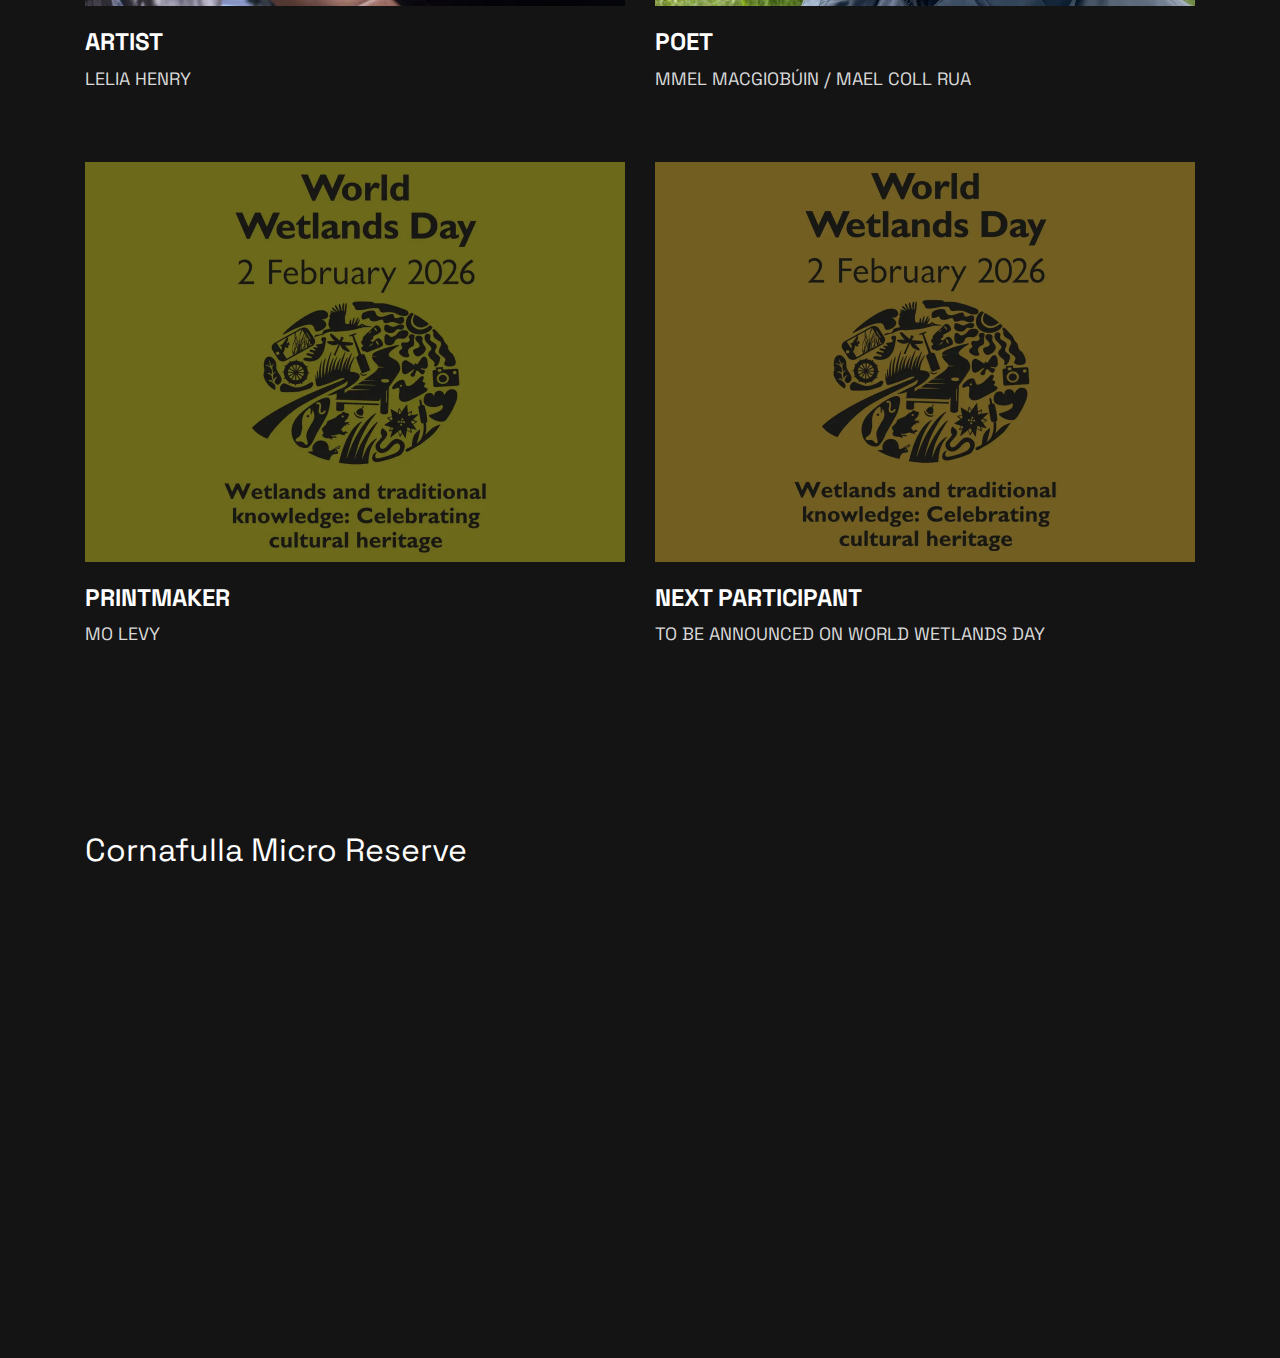
<file: artist.html>
<!DOCTYPE html>
<html lang="en">
  <head>
    <meta charset="UTF-8" />
    <meta name="viewport" content="width=device-width, initial-scale=1.0" />
    <link rel="preconnect" href="https://fonts.googleapis.com" />
    <link rel="preconnect" href="https://fonts.gstatic.com" crossorigin />
    <link
      href="https://fonts.googleapis.com/css2?family=Space+Grotesk:wght@500;700&display=swap"
      rel="stylesheet"
    />
  
    <link rel="stylesheet" href="style.css" />
    <title>By Accident or Design</title>
  </head>
  <body>
    <header class="header">
      <h2 class="visually-hidden">Header</h2>
      <div class="wrapper">
        <nav class="header__nav">
          <h2 class="visually-hidden">Navigation</h2>
          <a href="index.html" class="header__home">
            Cornafulla Micro Reserve
            <span class="visually-hidden">(to home page)</span>
          </a>
          
        </nav>
      </div>
    </header>

    <main id="main">
      <section class="hero">
        <div class="wrapper hero__wrapper bottom-border">
          <div class="hero__content">
            <picture>
              <source
                media="(min-width: 62.5em)"
                srcset="./assets/images/image-artist-desktop.webp"
              />
              <source
                media="(min-width: 37.5em)"
                srcset="./assets/images/image-artist-tablet.webp"
              />
              <img
                class="hero__image"
                src="./assets/images/image-artist-mobile.webp"
                alt="Photo of Cornafulla Bog Artist Residency Logo"
                width-="174"
                height="383"
              />
            </picture>
            
            
            <div class="hero__text">
              <h1 class="hero__headline header-xl">
                By Accident &nbsp; <span>or Design</span>
              </h1>
              <p class="hero__description">
                By Accident or Design is an artist residency inviting poets, artists, and researchers to work within the shifting ecologies of the Cornafulla Micro Reserve. Through observation, reflection, and creative practice, participants respond to a landscape shaped by peat extraction and ongoing change. In a bog without a fixed past or future, knowledge remains provisional, and the site resists certainty—positioning the bog not as an object to be understood, but as a living condition that continually reshapes ways of knowing.
              </p>
              

            </div>
          </div>
        </div>
      </section>

      <section class="projects">
        <div class="wrapper projects__wrapper">
          <div class="projects__grid">

            <h2 class="projects__headline header-xl">Participants</h2>
            <a href="#contact" class="projects__contact underline"
              ></a>

            <div class="projects__item">
              <picture class="projects__picture">
                <source
                  media="(min-width: 62.5em)"
                  srcset="./assets/images/thumbnail-artist-1-large.webp"
                />
                <img
                  class="projects__image"
                  src="./assets/images/thumbnail-artist-1-small.webp"
                  alt="woman drawing in studio"
                  width-="343"
                  height="253"
                />
              </picture>
              <h3 class="projects__name">Artist</h3>
              <p class="projects__tags">
                <span>Lelia Henry</span>
               
              </p>
              <div class="projects__links">
                <a href="lelia.html" class="underline">Lelia Henry</a>
    
              </div>
            </div>

            <div class="projects__item">
              <picture class="projects__picture">
                <source
                  media="(min-width: 62.5em)"
                  srcset="./assets/images/thumbnail-artist-2-large.webp"
                />
                <img
                  class="projects__image"
                  src="./assets/images/thumbnail-artist-2-small.webp"
                  alt="man in front of river landscape"
                  width-="343"
                  height="253"
                />
              </picture>
              <h3 class="projects__name">Poet</h3>
              <p class="projects__tags">
                <span>MMel MacGiobúin / Mael Coll Rua</span>
               
              </p>
              <div class="projects__links">
                <a href="mel.html" class="underline">Mel MacGiobúin / Mael Coll Rua </a>
    
              </div>
            </div>


            <div class="projects__item">
              <picture class="projects__picture">
                <source
                  media="(min-width: 62.5em)"
                  srcset="./assets/images/thumbnail-artist-3-large.webp"
                />
                <img
                  class="projects__image"
                  src="./assets/images/thumbnail-artist-3-small.webp"
                  alt="Woman in front of large text print"
                  width-="343"
                  height="253"
                />
              </picture>
              
				<h3 class="projects__name">Printmaker</h3>
              <p class="projects__tags">
				  <span>Mo Levy</span>
              
              </p>
              <div class="projects__links">
                <a href="mo.html" class="underline">Mo Levy</a>
              </div>
            </div>

            <div class="projects__item">
              <picture class="projects__picture">
                <source
                  media="(min-width: 62.5em)"
                  srcset="./assets/images/thumbnail-artist-4-large.webp"
                />
                <img
                  class="projects__image"
                  src="./assets/images/thumbnail-artist-4-small.webp"
                  alt="World Wetlands Day Logo"
                  width-="343"
                  height="253"
                />
              </picture>
              
				<h3 class="projects__name">Next Participant</h3>
              <p class="projects__tags">
				  <span>To be announced on World Wetlands Day</span>
              
              </p>
              <div class="projects__links">
                <a href="next.html" class="underline">Next Participant</a>
              </div>
            </div>

            
          </div>
        </div>
      </section>


      
    </main>

    <footer class="footer bg-less-dark">
      <h2 class="visually-hidden">Footer</h2>
      <div class="wrapper">
        <nav class="header__nav">
          <h2 class="visually-hidden">Navigation</h2>
          <a href="index.html" class="header__home">
            Cornafulla Micro Reserve
            <span class="visually-hidden">(to home page)</span>
          </a>
         

            </svg>
          </a>
        </nav>
      </div>
    </footer>
  </body>
</html>
</file>
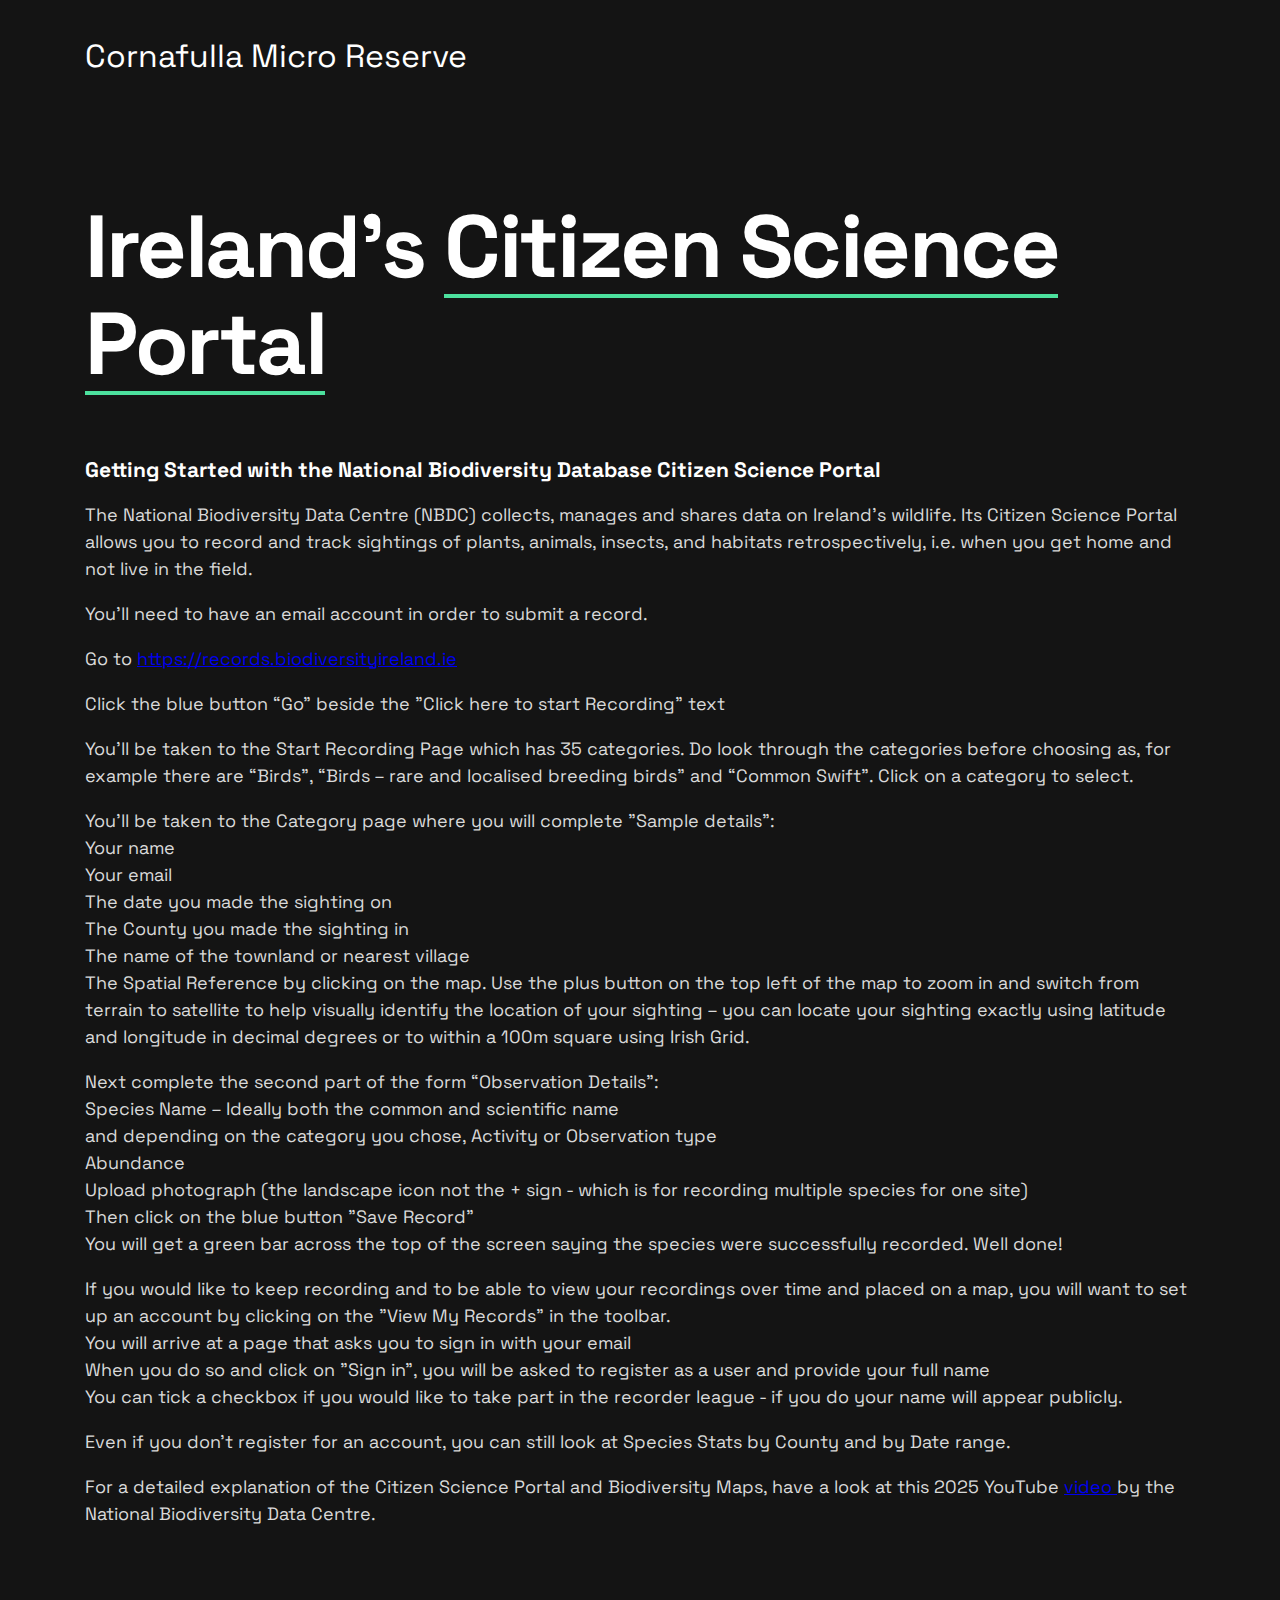
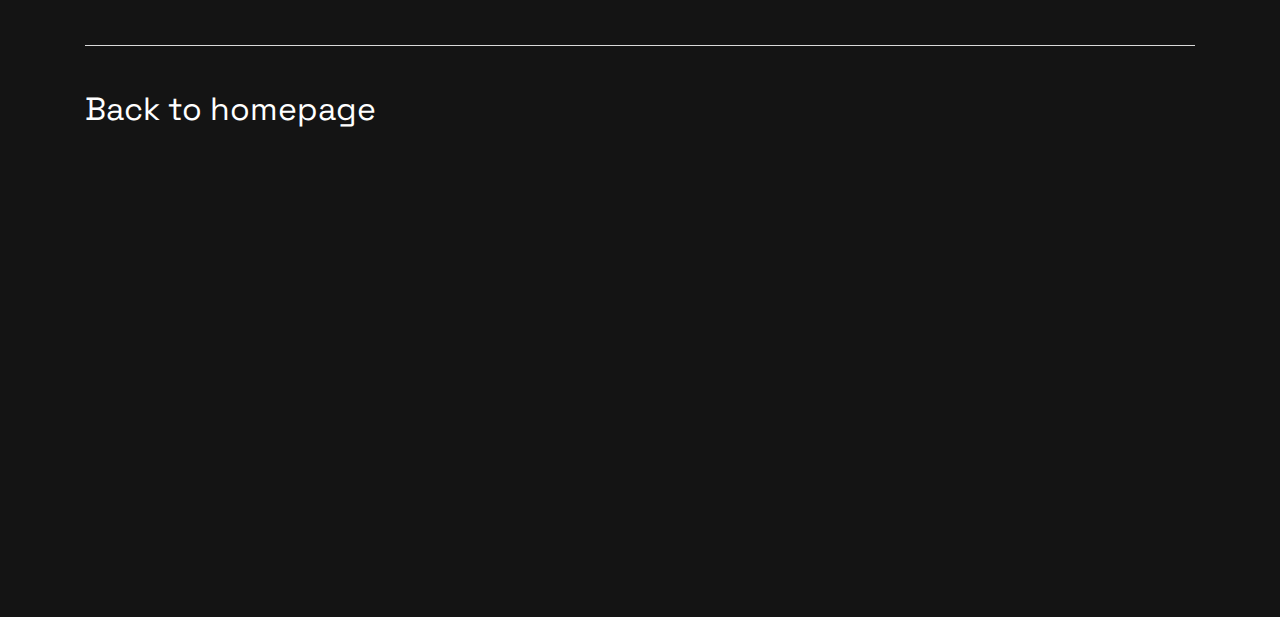
<file: citizenscience.html>
<!DOCTYPE html>
<html lang="en">
  <head>
    <meta charset="UTF-8" />
    <meta name="viewport" content="width=device-width, initial-scale=1.0" />
    <link rel="preconnect" href="https://fonts.googleapis.com" />
    <link rel="preconnect" href="https://fonts.gstatic.com" crossorigin />
    <link
      href="https://fonts.googleapis.com/css2?family=Space+Grotesk:wght@500;700&display=swap"
      rel="stylesheet"
    />
    <link
      rel="icon"
      type="image/png"
      sizes="32x32"
      href="./assets/images/favicon-32x32.png"
    />
    <link rel="stylesheet" href="style.css" />
    <title>Ireland's Citizen Science Portal</title>
  </head>
  <body>
    <header class="header">
      <h2 class="visually-hidden">Header</h2>
      <div class="wrapper">
        <nav class="header__nav">
          <h2 class="visually-hidden">Navigation</h2>
          <a href="index.html" class="header__home">
            Cornafulla Micro Reserve
            <span class="visually-hidden">(to home page)</span>
          </a>
          
          
        </nav>
      </div>
    </header>

    <main id="main">
      <section class="hero">
        <div class="wrapper hero__wrapper bottom-border">
          <div class="hero__content">
           
            
            <div class="hero__text">
              <h1 class="hero__headline header-xl">
                Ireland's <span>Citizen Science Portal</span>
              </h1>
              
       <p class="hero__description">
		   
		   <p><h3>Getting Started with the National Biodiversity Database Citizen Science Portal</h3></p>
                <p>The National Biodiversity Data Centre (NBDC) collects, manages and shares data on Ireland’s wildlife. Its Citizen Science Portal allows you to record and track sightings of plants, animals, insects, and habitats retrospectively, i.e. when you get home and not live in the field.</p>

<p>You’ll need to have an email account in order to submit a record.</p>
<p>Go to <a href="https://records.biodiversityireland.ie">https://records.biodiversityireland.ie </a></p>
<p>Click the blue button “Go” beside the "Click here to start Recording" text</p>
<p>You’ll be taken to the Start Recording Page which has 35 categories. Do look through the categories before choosing as, for example there are “Birds”, “Birds – rare and localised breeding birds” and “Common Swift”. Click on a category to select.</p>
			  <p>You'll be taken to the Category page where you will complete "Sample details":<br>
				  Your name<br>
				  Your email<br>
				  The date you made the sighting on<br>
				  The County you made the sighting in<br>
				  The name of the townland or nearest village</br>
			The Spatial Reference by clicking on the map. Use the plus button on the top left of the map to zoom in and switch from terrain to satellite to help visually identify the location of your sighting – you can locate your sighting exactly using latitude and longitude in decimal degrees or to within a 100m square using Irish Grid.</p>
		  
		  <p>Next complete the second part of the form “Observation Details”:<br>
			Species Name – Ideally both the common and scientific name</br>
			and depending on the category you chose, Activity or Observation type<br>
		  	Abundance<br>
			Upload photograph (the landscape icon not the + sign - which is for recording multiple species for one site)<br>
		Then click on the blue button "Save Record"<br>
		You will get a green bar across the top of the screen saying the species were successfully recorded. Well done!</p>
	  
	  <p>If you would like to keep recording and to be able to view your recordings over time and placed on a map, you will want to set up an account by clicking on the "View My Records" in the toolbar.<br>
		  You will arrive at a page that asks you to sign in with your email<br>
		  When you do so and click on "Sign in", you will be asked to register as a user and provide your full name<br>
		  You can tick a checkbox if you would like to take part in the recorder league - if you do your name will appear publicly.
			  </p>
	  <p>Even if you don't register for an account, you can still look at Species Stats by County and by Date range.</p>
	  
	  <p>For a detailed explanation of the Citizen Science Portal and Biodiversity Maps, have a look at this 2025 YouTube <a href="https://www.youtube.com/watch?v=Xj7TEqWWkkY"> video </a>by the National Biodiversity Data Centre.</p>
              



            </div>
          </div>
        </div>
      </section>

     <footer class="footer bg-less-dark">
      <h2 class="visually-hidden">Footer</h2>
      <div class="wrapper">
        <nav class="header__nav">
          <h2 class="visually-hidden">Navigation</h2>
          <a href="index.html" class="header__home">
            Back to homepage
            <span class="visually-hidden">(to home page)</span>
          </a>
          
        </nav>
      </div>
    </footer>
  </body>
</html>
</file>
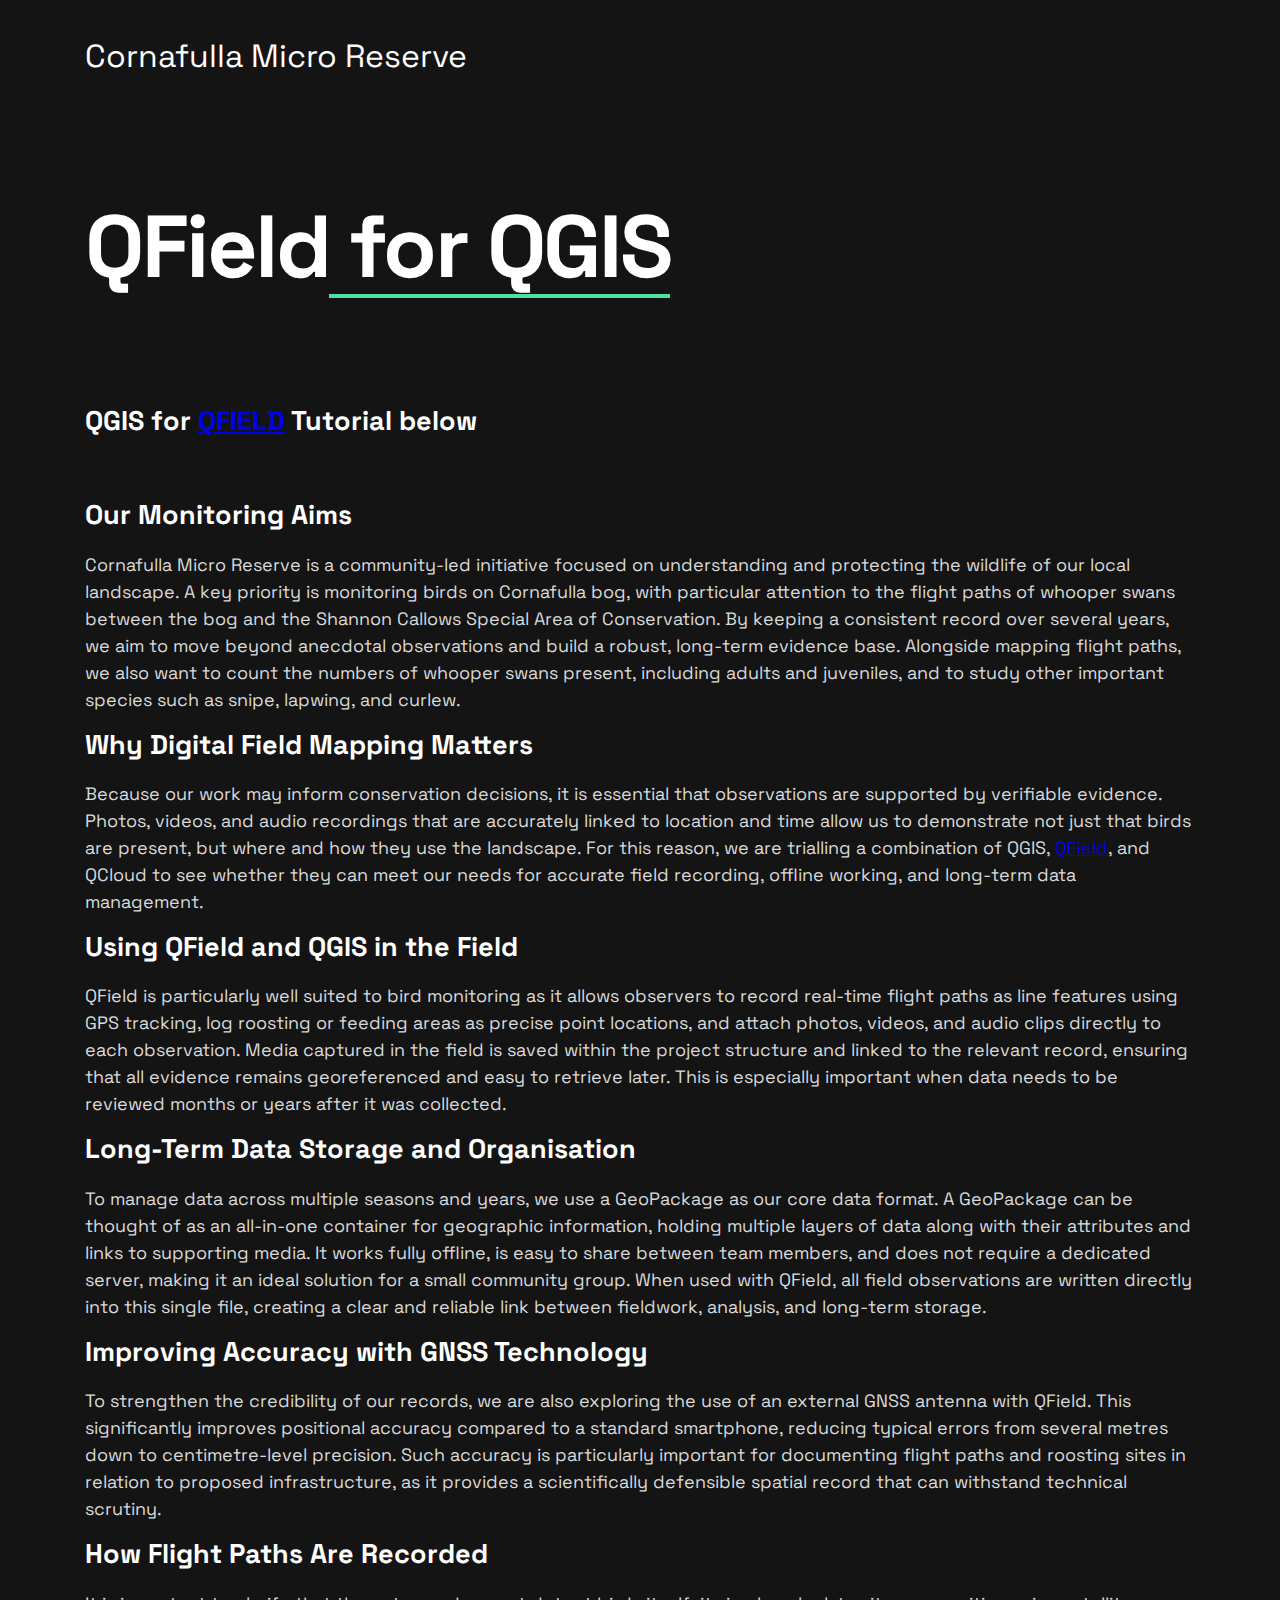
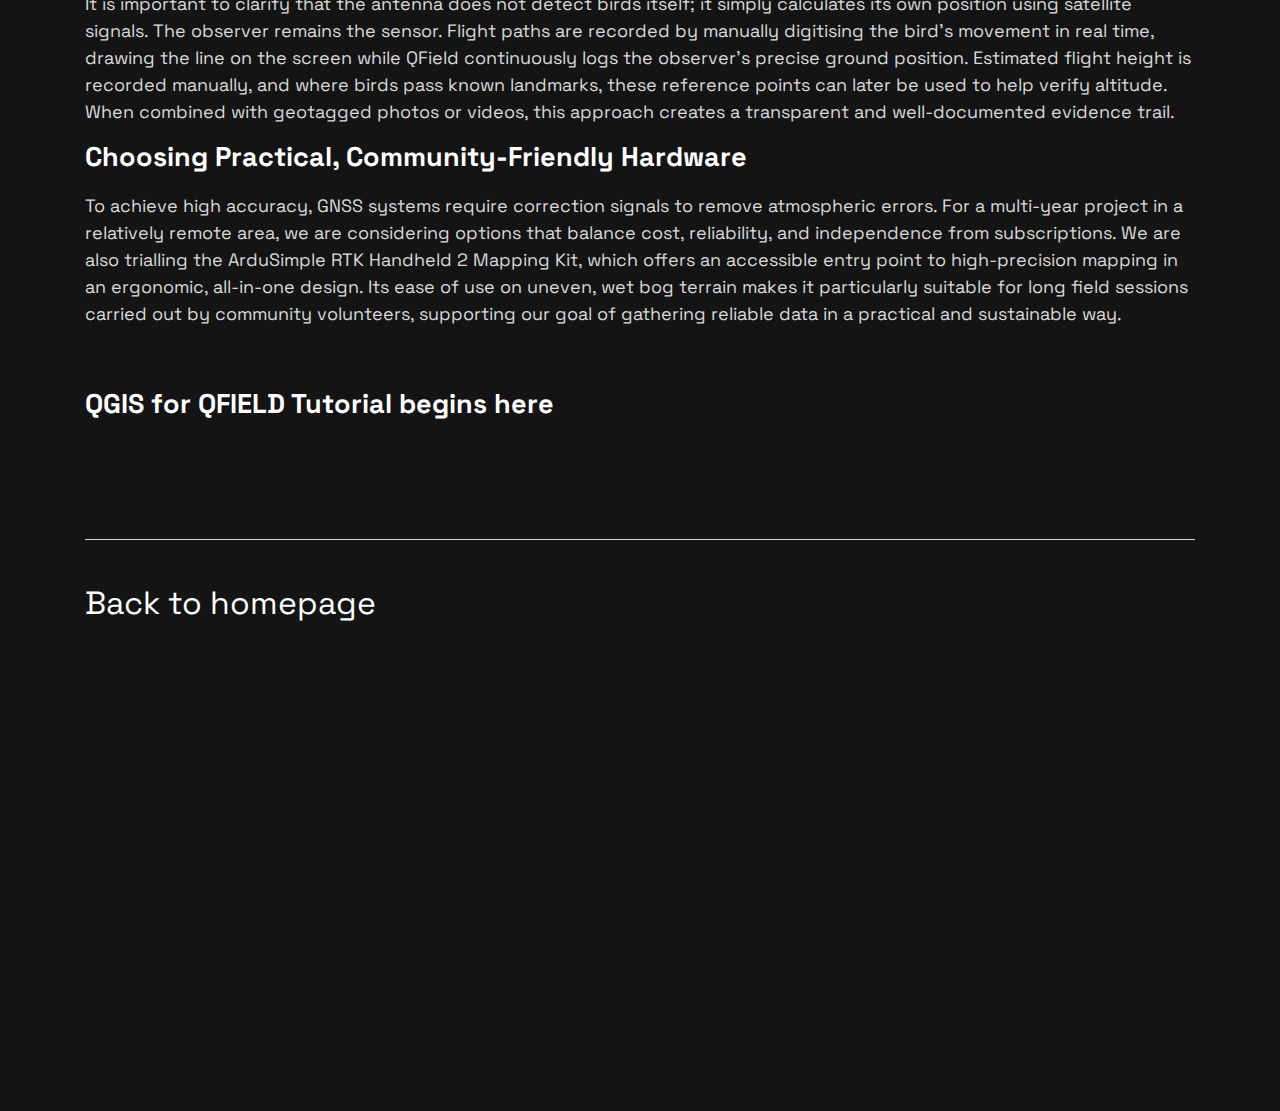
<file: digitalfieldmapping.html>
<!DOCTYPE html>
<html lang="en">
  <head>
    <meta charset="UTF-8" />
    <meta name="viewport" content="width=device-width, initial-scale=1.0" />
    <link rel="preconnect" href="https://fonts.googleapis.com" />
    <link rel="preconnect" href="https://fonts.gstatic.com" crossorigin />
    <link
      href="https://fonts.googleapis.com/css2?family=Space+Grotesk:wght@500;700&display=swap"
      rel="stylesheet"
    />
    <link
      rel="icon"
      type="image/png"
      sizes="32x32"
      href="./assets/images/favicon-32x32.png"
    />
    <link rel="stylesheet" href="style.css" />
    <title>QField for QGIS</title>
  </head>
  <body>
    <header class="header">
      <h2 class="visually-hidden">Header</h2>
      <div class="wrapper">
        <nav class="header__nav">
          <h2 class="visually-hidden">Navigation</h2>
          <a href="index.html" class="header__home">
            Cornafulla Micro Reserve
            <span class="visually-hidden">(to home page)</span>
          </a>
          
          
        </nav>
      </div>
    </header>

    <main id="main">
      <section class="hero">
        <div class="wrapper hero__wrapper bottom-border">
          <div class="hero__content">

            
            <div class="hero__text">
              <h1 class="hero__headline header-xl">
                QField<span> for QGIS</span>
              </h1>
              
       <p class="hero__description">
		   
		   <p>&nbsp; </p>
				
				<p><H2>QGIS for <a href="https://qfield.org/">QFIELD</a> Tutorial below</H2></p>
				<p>&nbsp; </p>
				
				<H2>Our Monitoring Aims</H2>
<p>Cornafulla Micro Reserve is a community-led initiative focused on understanding and protecting the wildlife of our local landscape. A key priority is monitoring birds on Cornafulla bog, with particular attention to the flight paths of whooper swans between the bog and the Shannon Callows Special Area of Conservation. By keeping a consistent record over several years, we aim to move beyond anecdotal observations and build a robust, long-term evidence base. Alongside mapping flight paths, we also want to count the numbers of whooper swans present, including adults and juveniles, and to study other important species such as snipe, lapwing, and curlew. </p>
<H2>Why Digital Field Mapping Matters</H2>
<p>Because our work may inform conservation decisions, it is essential that observations are supported by verifiable evidence. Photos, videos, and audio recordings that are accurately linked to location and time allow us to demonstrate not just that birds are present, but where and how they use the landscape. For this reason, we are trialling a combination of QGIS, <a href="https://qfield.org/">QField</a>, and QCloud to see whether they can meet our needs for accurate field recording, offline working, and long-term data management. </p>
<H2>Using QField and QGIS in the Field</H2>
<p>QField is particularly well suited to bird monitoring as it allows observers to record real-time flight paths as line features using GPS tracking, log roosting or feeding areas as precise point locations, and attach photos, videos, and audio clips directly to each observation. Media captured in the field is saved within the project structure and linked to the relevant record, ensuring that all evidence remains georeferenced and easy to retrieve later. This is especially important when data needs to be reviewed months or years after it was collected. </p>
<H2>Long-Term Data Storage and Organisation</H2>
<p>To manage data across multiple seasons and years, we use a GeoPackage as our core data format. A GeoPackage can be thought of as an all-in-one container for geographic information, holding multiple layers of data along with their attributes and links to supporting media. It works fully offline, is easy to share between team members, and does not require a dedicated server, making it an ideal solution for a small community group. When used with QField, all field observations are written directly into this single file, creating a clear and reliable link between fieldwork, analysis, and long-term storage. </p>
<H2>Improving Accuracy with GNSS Technology</H2>
<p>To strengthen the credibility of our records, we are also exploring the use of an external GNSS antenna with QField. This significantly improves positional accuracy compared to a standard smartphone, reducing typical errors from several metres down to centimetre-level precision. Such accuracy is particularly important for documenting flight paths and roosting sites in relation to proposed infrastructure, as it provides a scientifically defensible spatial record that can withstand technical scrutiny. </p>
<H2>How Flight Paths Are Recorded</H2>
<p>It is important to clarify that the antenna does not detect birds itself; it simply calculates its own position using satellite signals. The observer remains the sensor. Flight paths are recorded by manually digitising the bird’s movement in real time, drawing the line on the screen while QField continuously logs the observer’s precise ground position. Estimated flight height is recorded manually, and where birds pass known landmarks, these reference points can later be used to help verify altitude. When combined with geotagged photos or videos, this approach creates a transparent and well-documented evidence trail. </p>
<H2>Choosing Practical, Community-Friendly Hardware</H2>
<p>To achieve high accuracy, GNSS systems require correction signals to remove atmospheric errors. For a multi-year project in a relatively remote area, we are considering options that balance cost, reliability, and independence from subscriptions. We are also trialling the ArduSimple RTK Handheld 2 Mapping Kit, which offers an accessible entry point to high-precision mapping in an ergonomic, all-in-one design. Its ease of use on uneven, wet bog terrain makes it particularly suitable for long field sessions carried out by community volunteers, supporting our goal of gathering reliable data in a practical and sustainable way. </p>

      <p>&nbsp; </p>          
<p><H2>QGIS for QFIELD Tutorial begins here</H2></p>

            </div>
          </div>
        </div>
      </section>

     <footer class="footer bg-less-dark">
      <h2 class="visually-hidden">Footer</h2>
      <div class="wrapper">
        <nav class="header__nav">
          <h2 class="visually-hidden">Navigation</h2>
          <a href="index.html" class="header__home">
            Back to homepage
            <span class="visually-hidden">(to home page)</span>
          </a>
          
        </nav>
      </div>
    </footer>
  </body>
</html>
</file>
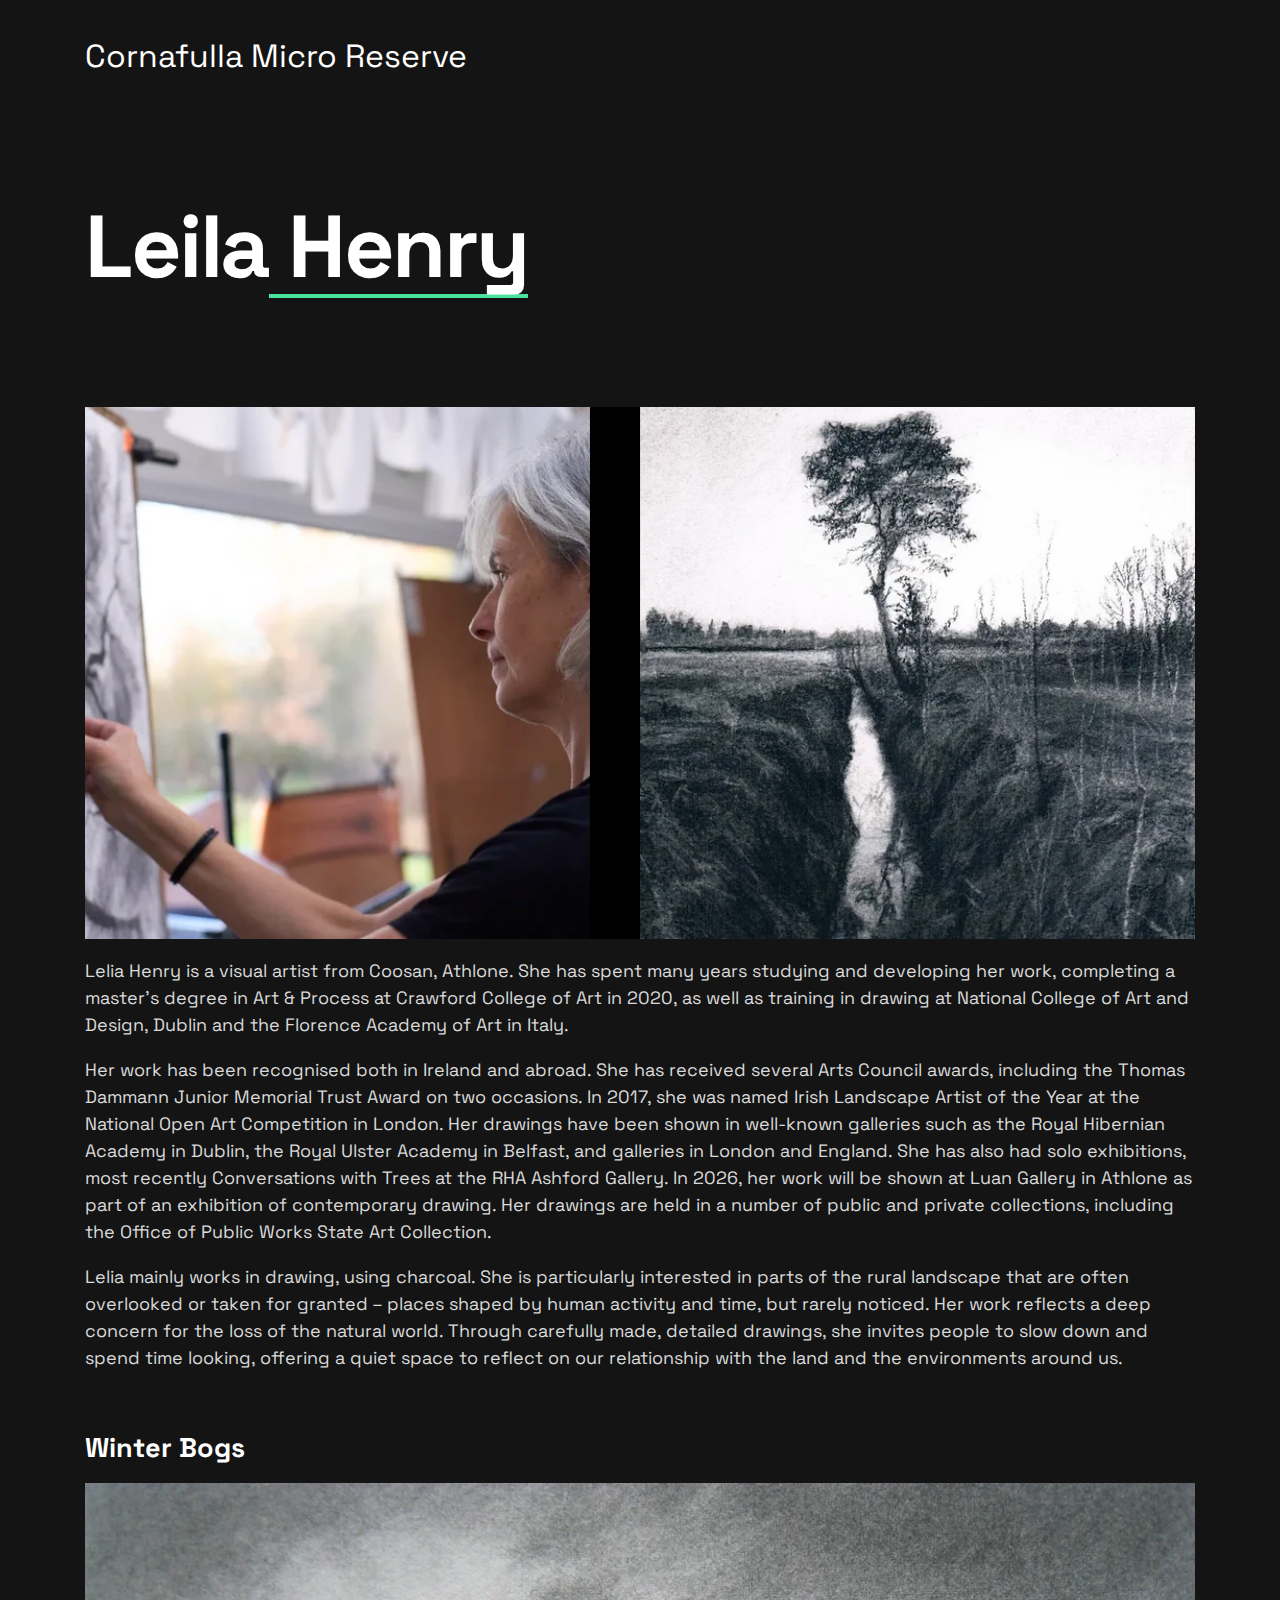
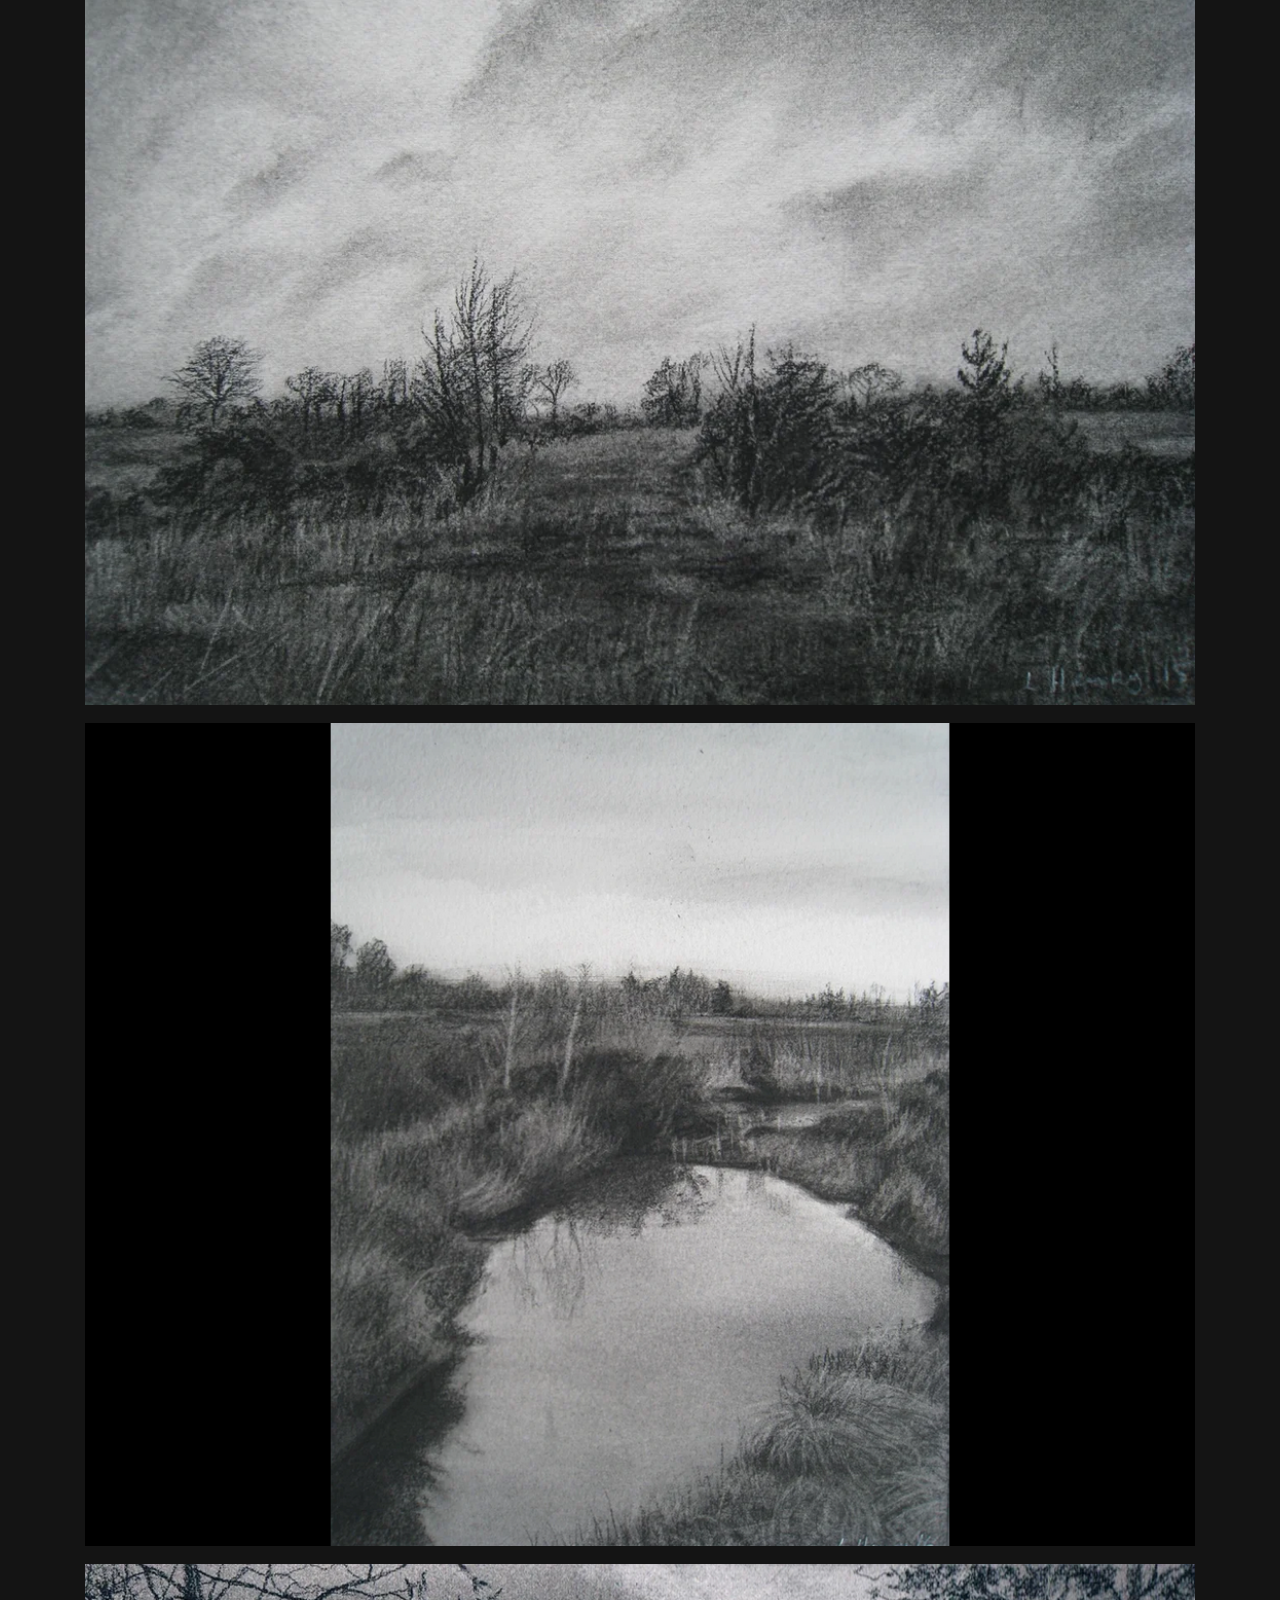
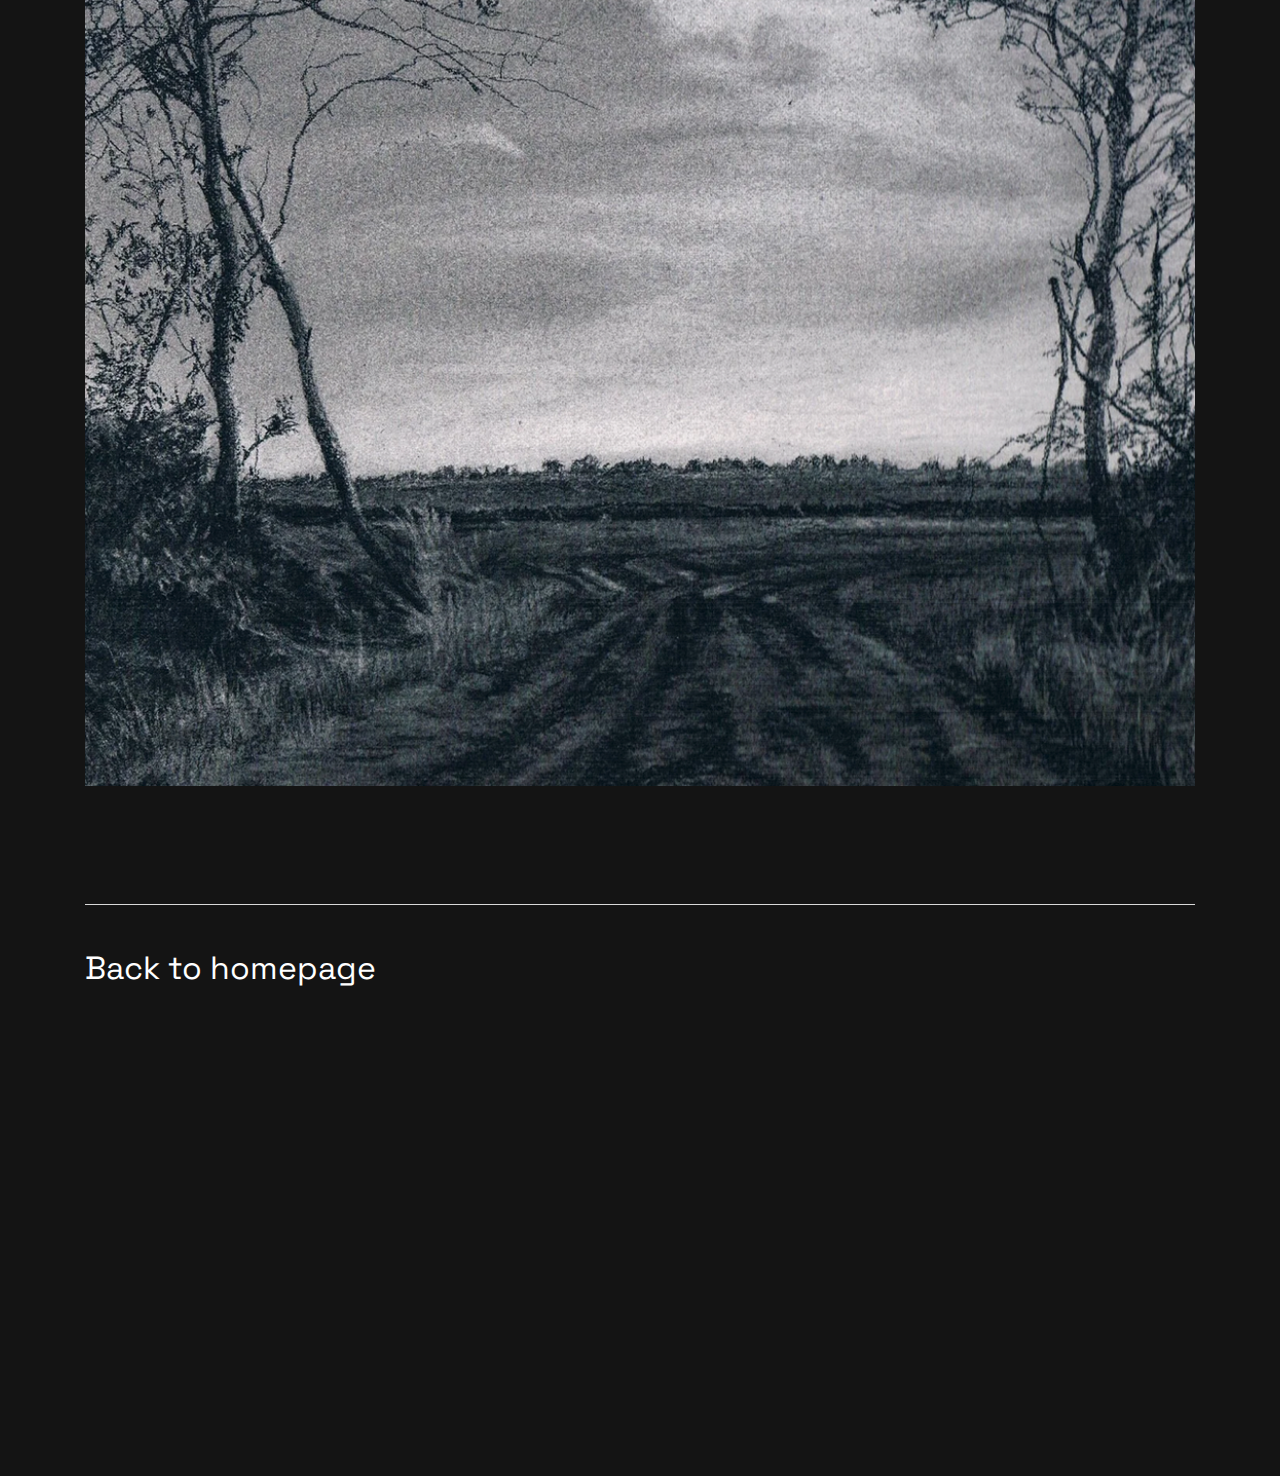
<file: lelia.html>
<!DOCTYPE html>
<html lang="en">
  <head>
    <meta charset="UTF-8" />
    <meta name="viewport" content="width=device-width, initial-scale=1.0" />
    <link rel="preconnect" href="https://fonts.googleapis.com" />
    <link rel="preconnect" href="https://fonts.gstatic.com" crossorigin />
    <link
      href="https://fonts.googleapis.com/css2?family=Space+Grotesk:wght@500;700&display=swap"
      rel="stylesheet"
    />
    <link
      rel="icon"
      type="image/png"
      sizes="32x32"
      href="./assets/images/favicon-32x32.png"
    />
    <link rel="stylesheet" href="style.css" />
    <title>Lelia Henry</title>
  </head>
  <body>
    <header class="header">
      <h2 class="visually-hidden">Header</h2>
      <div class="wrapper">
        <nav class="header__nav">
          <h2 class="visually-hidden">Navigation</h2>
          <a href="index.html" class="header__home">
            Cornafulla Micro Reserve
            <span class="visually-hidden">(to home page)</span>
          </a>
          
          
        </nav>
      </div>
    </header>

    <main id="main">
      <section class="hero">
        <div class="wrapper hero__wrapper bottom-border">
          <div class="hero__content">

            
            <div class="hero__text">
              <h1 class="hero__headline header-xl">
                Leila<span> Henry</span>
              </h1>
              
       <p class="hero__description">
		   
		   <p>&nbsp; </p>
				
				
				<p><img
                  class="projects__image"
                  src="./assets/images/LeliaWinterBog01.webp"
                  alt="Artist Lelia in studio and her drawing of a Winter Bog"/></p>
				
				<p>Lelia Henry is a visual artist from Coosan, Athlone. She has spent many years studying and developing her work, completing a master’s degree in Art & Process at Crawford College of Art in 2020, as well as training in drawing at National College of Art and Design, Dublin and the Florence Academy of Art in Italy.</p>
<p>Her work has been recognised both in Ireland and abroad. She has received several Arts Council awards, including the Thomas Dammann Junior Memorial Trust Award on two occasions. In 2017, she was named Irish Landscape Artist of the Year at the National Open Art Competition in London. Her drawings have been shown in well-known galleries such as the Royal Hibernian Academy in Dublin, the Royal Ulster Academy in Belfast, and galleries in London and England. She has also had solo exhibitions, most recently Conversations with Trees at the RHA Ashford Gallery. In 2026, her work will be shown at Luan Gallery in Athlone as part of an exhibition of contemporary drawing. Her drawings are held in a number of public and private collections, including the Office of Public Works State Art Collection.</p>
<p>Lelia mainly works in drawing, using charcoal. She is particularly interested in parts of the rural landscape that are often overlooked or taken for granted – places shaped by human activity and time, but rarely noticed. Her work reflects a deep concern for the loss of the natural world. Through carefully made, detailed drawings, she invites people to slow down and spend time looking, offering a quiet space to reflect on our relationship with the land and the environments around us.
 </p>
                <p></p>  
				<p>&nbsp; </p>
			  <p><h2>Winter Bogs</h2></p>
			
					<p><img
                  class="projects__image"
                  src="./assets/images/WinterBogs02.webp"
                  alt="Charcoal drawing of a Winter Bog by Lelia Henry"/></p>
			  
			  	<p><img
                  class="projects__image"
                  src="./assets/images/WinterBogs03.webp"
                  alt="Charcoal drawing of a Winter Bog by Lelia Henry"/></p>
			  
			  	<p><img
                  class="projects__image"
                  src="./assets/images/WinterBogs04.webp"
                  alt="Charcoal drawing of a Winter Bog by Lelia Henry"/></p>


            </div>
          </div>
        </div>
      </section>

     <footer class="footer bg-less-dark">
      <h2 class="visually-hidden">Footer</h2>
      <div class="wrapper">
        <nav class="header__nav">
          <h2 class="visually-hidden">Navigation</h2>
          <a href="index.html" class="header__home">
            Back to homepage
            <span class="visually-hidden">(to home page)</span>
          </a>
          
        </nav>
      </div>
    </footer>
  </body>
</html>
</file>
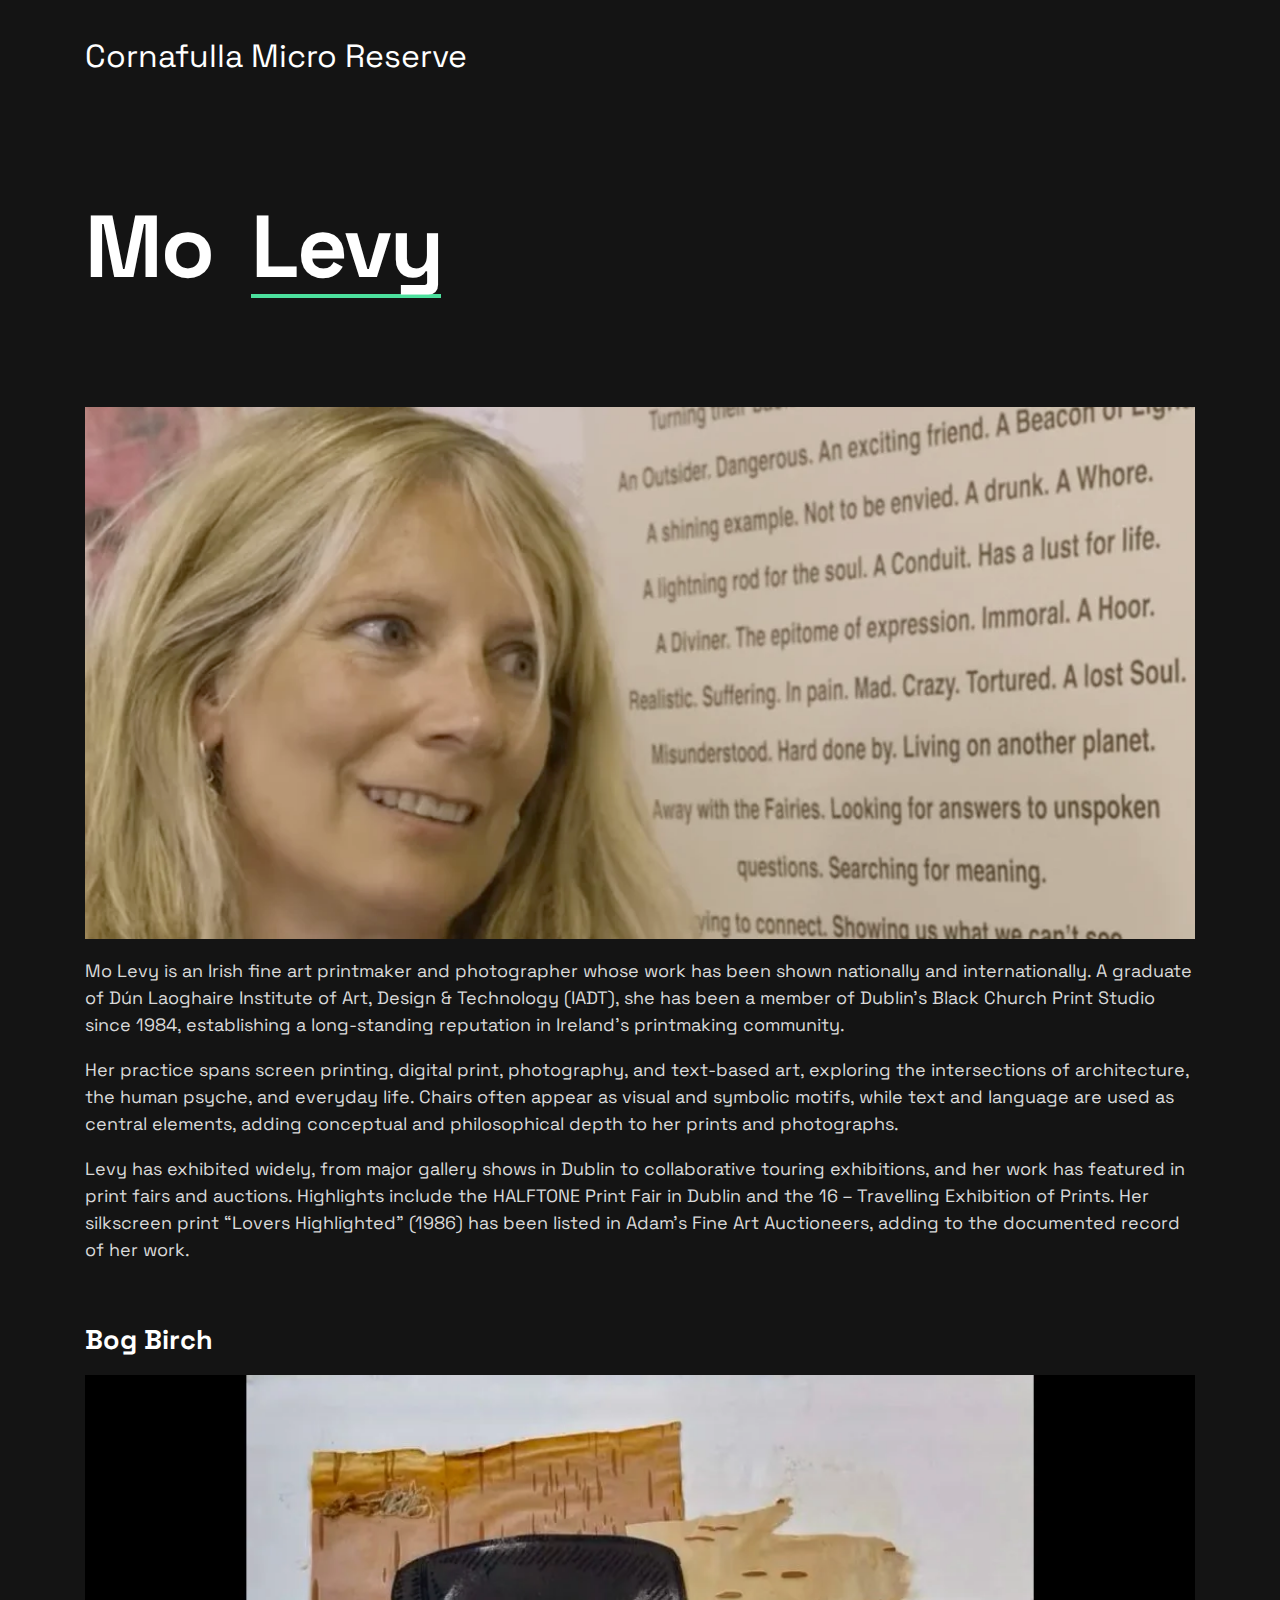
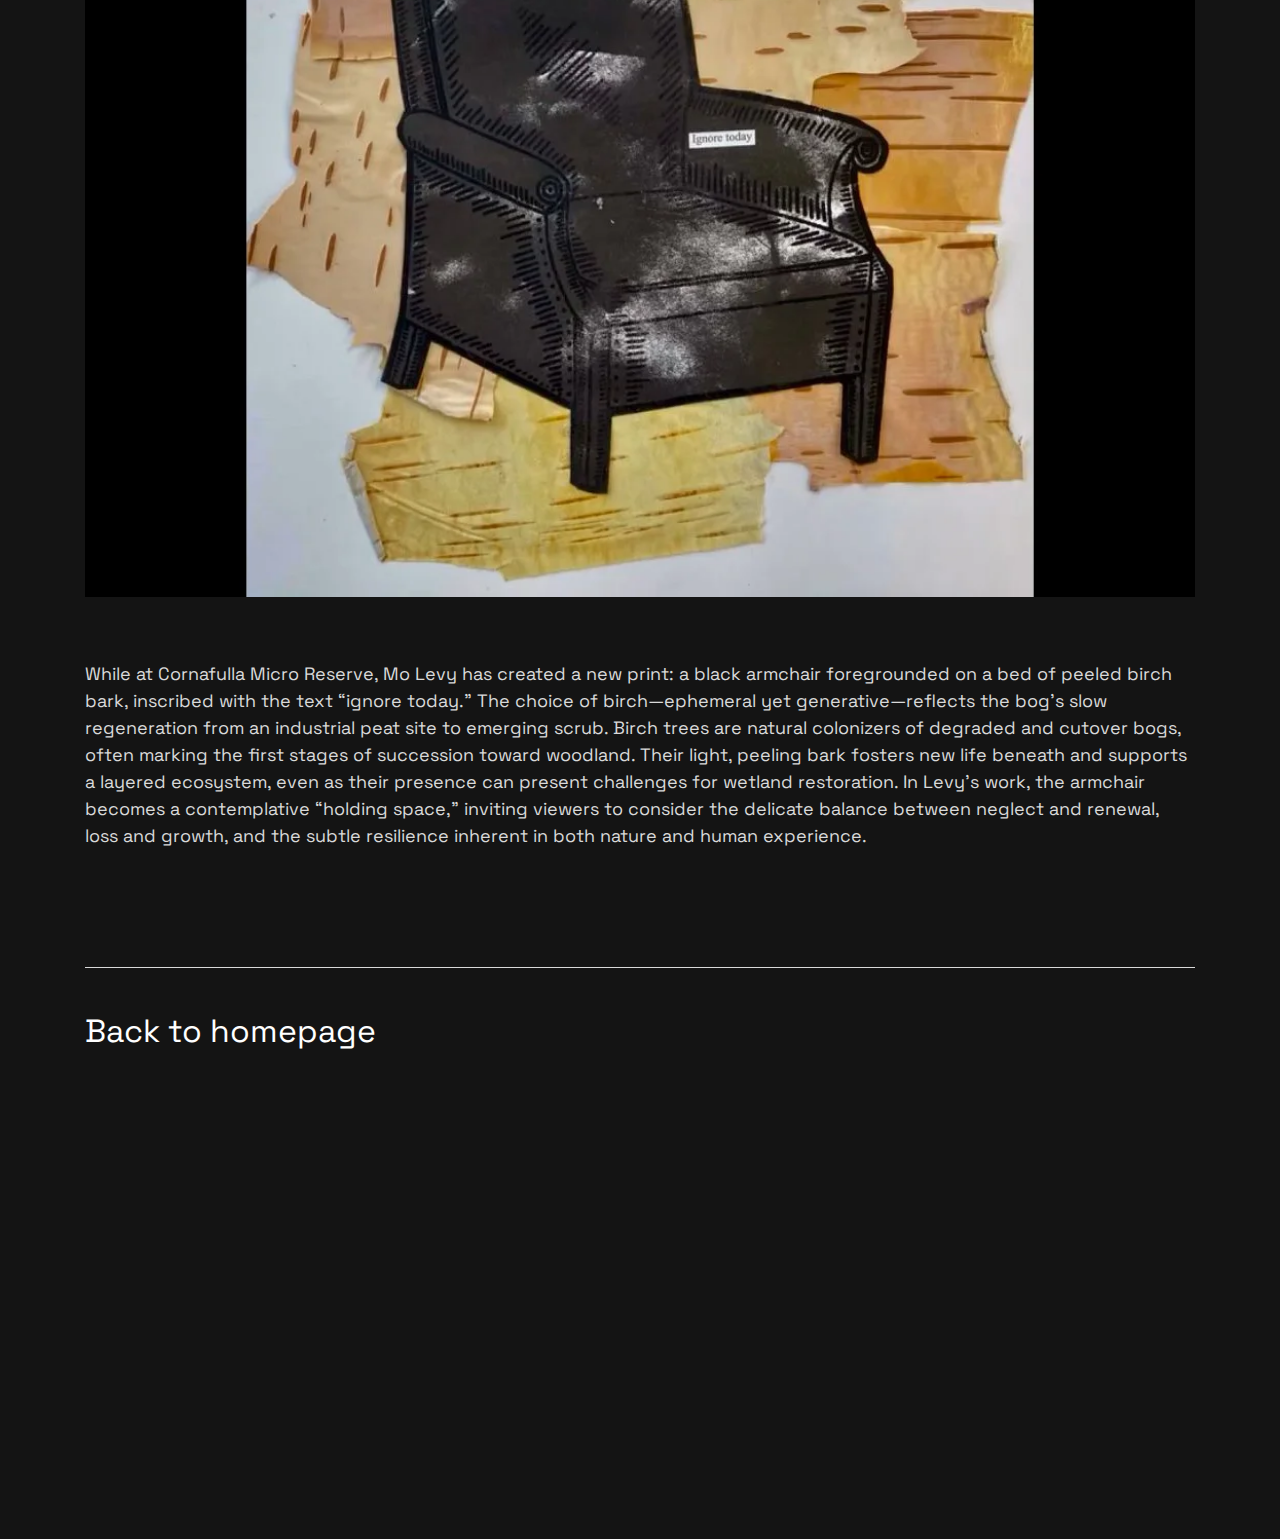
<file: mo.html>
<!DOCTYPE html>
<html lang="en">
  <head>
    <meta charset="UTF-8" />
    <meta name="viewport" content="width=device-width, initial-scale=1.0" />
    <link rel="preconnect" href="https://fonts.googleapis.com" />
    <link rel="preconnect" href="https://fonts.gstatic.com" crossorigin />
    <link
      href="https://fonts.googleapis.com/css2?family=Space+Grotesk:wght@500;700&display=swap"
      rel="stylesheet"
    />
    <link
      rel="icon"
      type="image/png"
      sizes="32x32"
      href="./assets/images/favicon-32x32.png"
    />
    <link rel="stylesheet" href="style.css" />
    <title>Mo Levy</title>
  </head>
  <body>
    <header class="header">
      <h2 class="visually-hidden">Header</h2>
      <div class="wrapper">
        <nav class="header__nav">
          <h2 class="visually-hidden">Navigation</h2>
          <a href="index.html" class="header__home">
            Cornafulla Micro Reserve
            <span class="visually-hidden">(to home page)</span>
          </a>
          
          
        </nav>
      </div>
    </header>

    <main id="main">
      <section class="hero">
        <div class="wrapper hero__wrapper bottom-border">
          <div class="hero__content">

            
            <div class="hero__text">
              <h1 class="hero__headline header-xl">
                Mo&nbsp; <span> Levy</span>
              </h1>
              
       <p class="hero__description">
		   
		   <p>&nbsp; </p>
				
				
				<p><img
                  class="projects__image"
                  src="./assets/images/MoText.webp"
                  alt="Line drawing of the River Shannon and covers of Bird reports"/></p>
				
				<p>Mo Levy is an Irish fine art printmaker and photographer whose work has been shown nationally and internationally. A graduate of Dún Laoghaire Institute of Art, Design & Technology (IADT), she has been a member of Dublin’s Black Church Print Studio since 1984, establishing a long-standing reputation in Ireland’s printmaking community.</p>
<p>Her practice spans screen printing, digital print, photography, and text-based art, exploring the intersections of architecture, the human psyche, and everyday life. Chairs often appear as visual and symbolic motifs, while text and language are used as central elements, adding conceptual and philosophical depth to her prints and photographs.</p>
<p>Levy has exhibited widely, from major gallery shows in Dublin to collaborative touring exhibitions, and her work has featured in print fairs and auctions. Highlights include the HALFTONE Print Fair in Dublin and the 16 – Travelling Exhibition of Prints. Her silkscreen print “Lovers Highlighted” (1986) has been listed in Adam's Fine Art Auctioneers, adding to the documented record of her work.</p>
				
                <p></p>  
				<p>&nbsp; </p>
			  <p><h2>Bog Birch</h2>
			  </p>
			
			  <p><img
                  class="projects__image"
                  src="./assets/images/MoBirchChair.webp"
                  alt="Drawing of birds on a map used for a bird count"/></p>
			   <p>&nbsp; </p>
			  <p>While at Cornafulla Micro Reserve, Mo Levy has created a new print: a black armchair foregrounded on a bed of peeled birch bark, inscribed with the text “ignore today.” The choice of birch—ephemeral yet generative—reflects the bog’s slow regeneration from an industrial peat site to emerging scrub. Birch trees are natural colonizers of degraded and cutover bogs, often marking the first stages of succession toward woodland. Their light, peeling bark fosters new life beneath and supports a layered ecosystem, even as their presence can present challenges for wetland restoration. In Levy’s work, the armchair becomes a contemplative “holding space,” inviting viewers to consider the delicate balance between neglect and renewal, loss and growth, and the subtle resilience inherent in both nature and human experience.</p>
			 
			  


            </div>
          </div>
        </div>
      </section>

     <footer class="footer bg-less-dark">
      <h2 class="visually-hidden">Footer</h2>
      <div class="wrapper">
        <nav class="header__nav">
          <h2 class="visually-hidden">Navigation</h2>
          <a href="index.html" class="header__home">
            Back to homepage
            <span class="visually-hidden">(to home page)</span>
          </a>
          
        </nav>
      </div>
    </footer>
  </body>
</html>
</file>
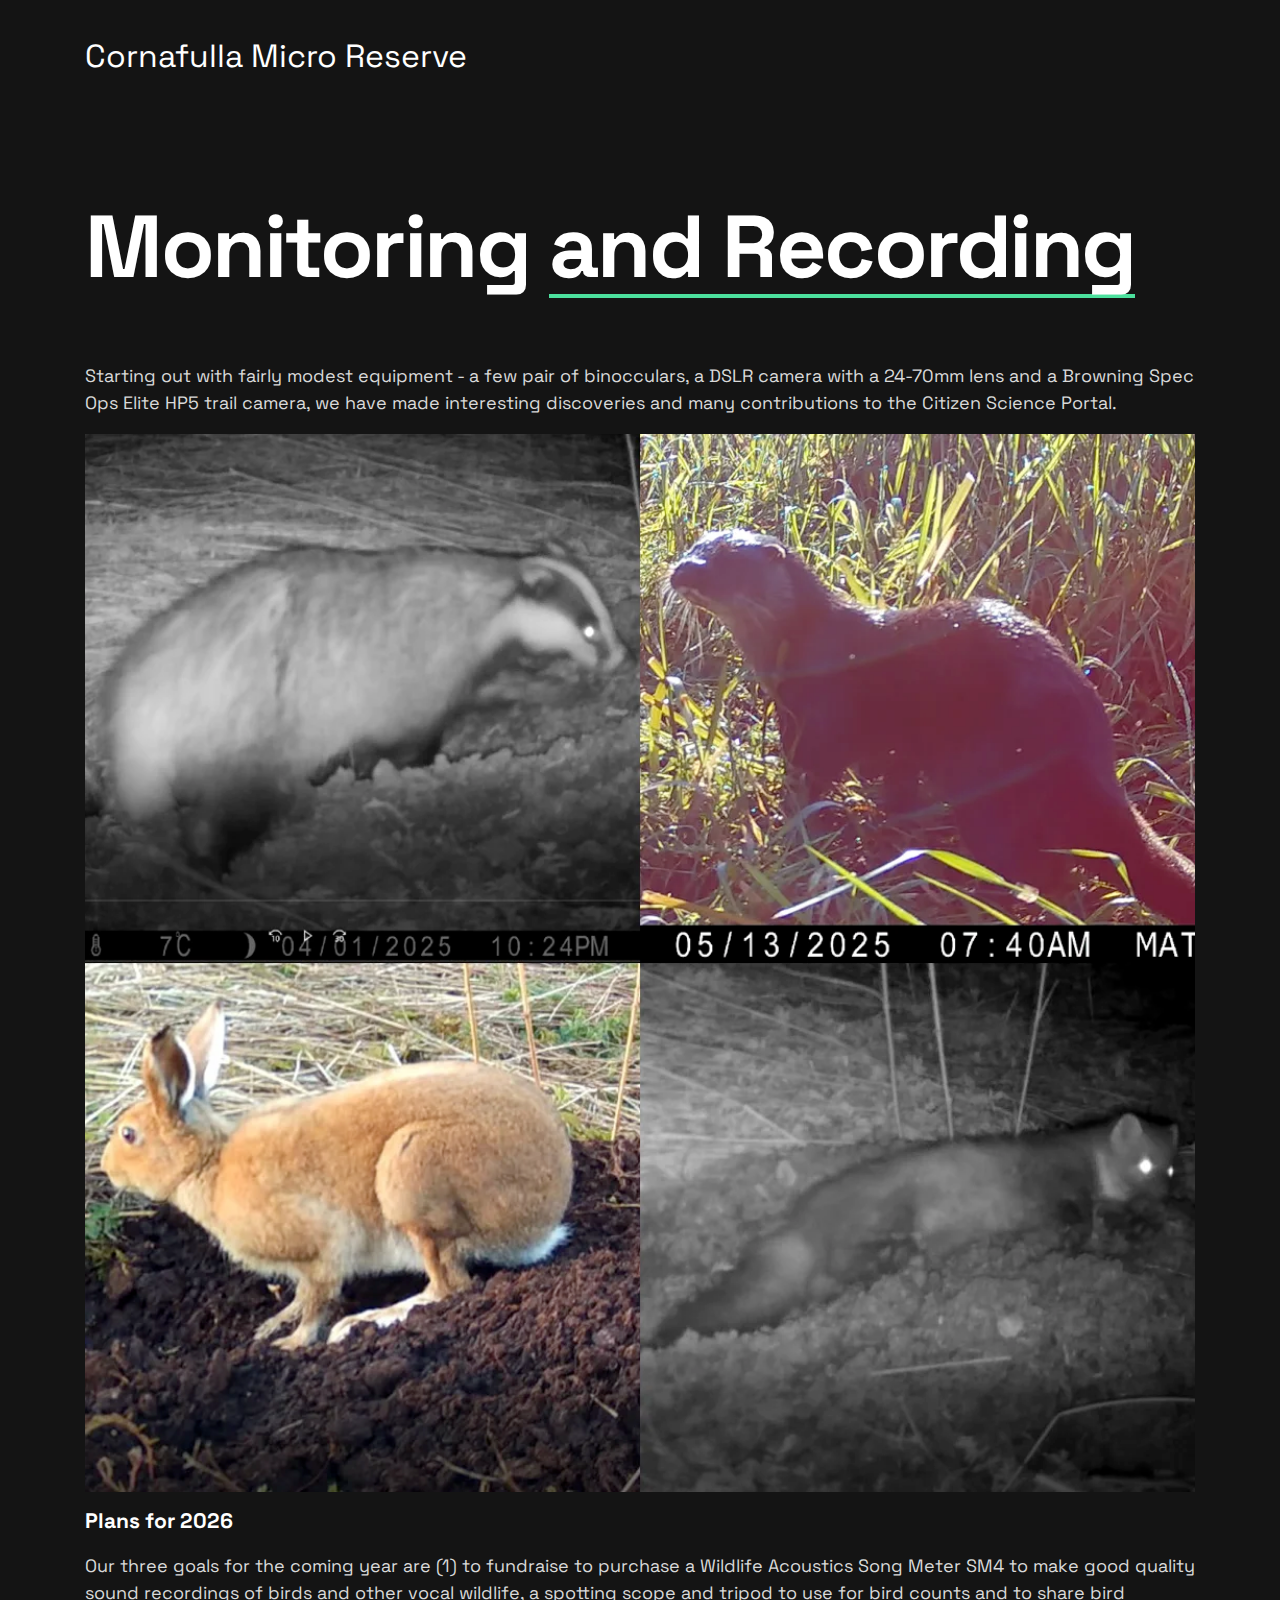
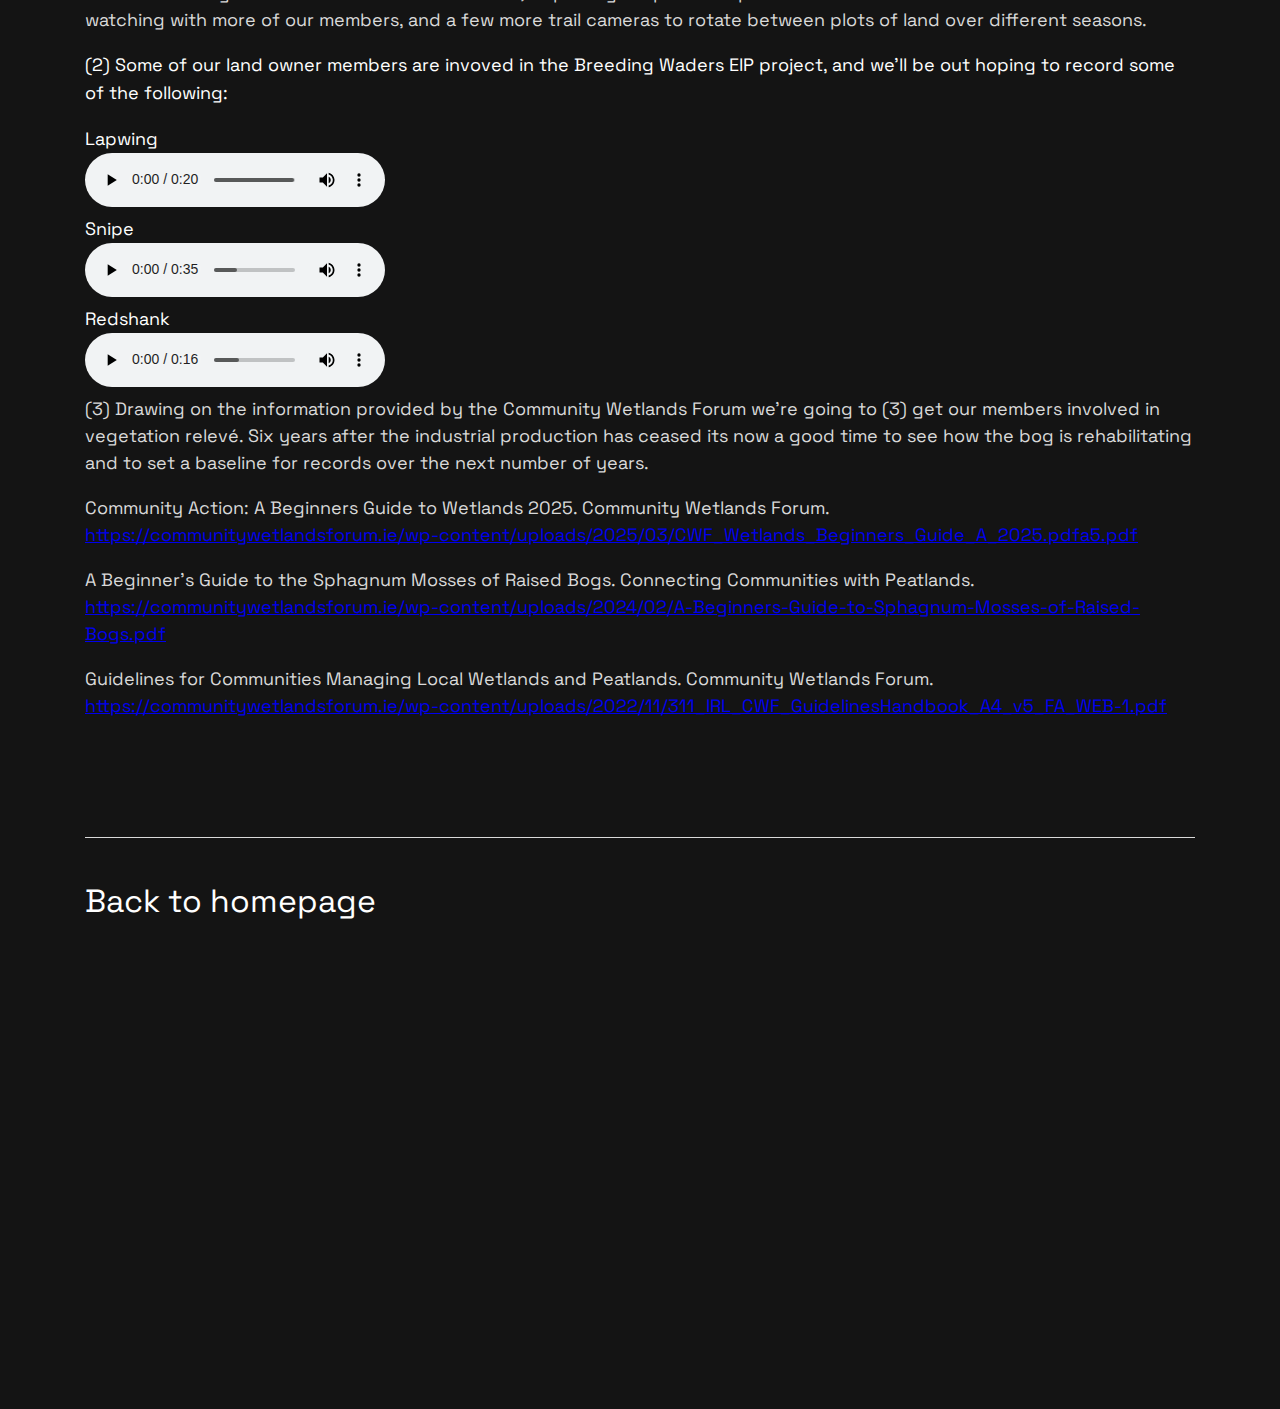
<file: monitoring.html>
<!DOCTYPE html>
<html lang="en">
  <head>
    <meta charset="UTF-8" />
    <meta name="viewport" content="width=device-width, initial-scale=1.0" />
    <link rel="preconnect" href="https://fonts.googleapis.com" />
    <link rel="preconnect" href="https://fonts.gstatic.com" crossorigin />
    <link
      href="https://fonts.googleapis.com/css2?family=Space+Grotesk:wght@500;700&display=swap"
      rel="stylesheet"
    />
    <link
      rel="icon"
      type="image/png"
      sizes="32x32"
      href="./assets/images/favicon-32x32.png"
    />
    <link rel="stylesheet" href="style.css" />
    <title>Monitoring and Recording</title>
  </head>
  <body>
    <header class="header">
      <h2 class="visually-hidden">Header</h2>
      <div class="wrapper">
        <nav class="header__nav">
          <h2 class="visually-hidden">Navigation</h2>
          <a href="index.html" class="header__home">
            Cornafulla Micro Reserve
            <span class="visually-hidden">(to home page)</span>
          </a>
          
          
        </nav>
      </div>
    </header>

    <main id="main">
      <section class="hero">
        <div class="wrapper hero__wrapper bottom-border">
          <div class="hero__content">
           
        
            
            <div class="hero__text">
              <h1 class="hero__headline header-xl">
                Monitoring <span>and Recording</span>
              </h1>
              
       <p class="hero__description">
                <p>Starting out with fairly modest equipment - a few pair of binocculars, a DSLR camera with a 24-70mm lens and a Browning Spec Ops Elite HP5 trail camera, we have made interesting discoveries and many contributions to the Citizen Science Portal.</p>

					<p><img
                  class="projects__image"
                  src="./assets/images/trailcam.webp"
                  alt="Badger, Otter, Irish Hare, Pine Marten"/></p>
				
				<p><h3>Plans for 2026</h3></p>
				<p>Our three goals for the coming year are (1) to fundraise to purchase a Wildlife Acoustics Song Meter SM4 to make good quality sound recordings of birds and other vocal wildlife, a spotting scope and tripod to use for bird counts and to share bird watching with more of our members, and a few more trail cameras to rotate between plots of land over different seasons.</p>
				
				<p></p>(2) Some of our land owner members are invoved in the Breeding Waders EIP project, and we'll be out hoping to record some of the following:</p>
				
				  <figcaption>Lapwing</figcaption>
  <audio controls src="assets/sounds/Lapwing_XC975772.mp3"></audio>
				  <figcaption>Snipe</figcaption>
  <audio controls src="assets/sounds/Snipe_XC836175.mp3"></audio>
				  <figcaption>Redshank</figcaption>
  <audio controls src="assets/sounds/Redshank_XC741317.mp3"></audio>
				
				
				
				<p>(3) Drawing on the information provided by the Community Wetlands Forum we're going to (3) get our members involved in vegetation relevé. Six years after the industrial production has ceased its now a good time to see how the bog is rehabilitating and to set a baseline for records over the next number of years.</p>
				
				
<p>Community Action: A Beginners Guide to Wetlands 2025. Community Wetlands Forum.<br>
<a href="https://communitywetlandsforum.ie/wp-content/uploads/2025/03/CWF_Wetlands_Beginners_Guide_A_2025.pdf">
https://communitywetlandsforum.ie/wp-content/uploads/2025/03/CWF_Wetlands_Beginners_Guide_A_2025.pdfa5.pdf</a></p>

<p>A Beginner's Guide to the Sphagnum Mosses of Raised Bogs. Connecting Communities with Peatlands.<br>
<a href="https://communitywetlandsforum.ie/wp-content/uploads/2024/02/A-Beginners-Guide-to-Sphagnum-Mosses-of-Raised-Bogs.pdf">
https://communitywetlandsforum.ie/wp-content/uploads/2024/02/A-Beginners-Guide-to-Sphagnum-Mosses-of-Raised-Bogs.pdf</a></p>

<p>Guidelines for Communities Managing Local Wetlands and Peatlands. Community Wetlands Forum.<br> <a href="https://communitywetlandsforum.ie/wp-content/uploads/2022/11/311_IRL_CWF_GuidelinesHandbook_A4_v5_FA_WEB-1.pdf">
https://communitywetlandsforum.ie/wp-content/uploads/2022/11/311_IRL_CWF_GuidelinesHandbook_A4_v5_FA_WEB-1.pdf</a></p>
			
				



				



            </div>
          </div>
        </div>
      </section>

     <footer class="footer bg-less-dark">
      <h2 class="visually-hidden">Footer</h2>
      <div class="wrapper">
        <nav class="header__nav">
          <h2 class="visually-hidden">Navigation</h2>
          <a href="index.html" class="header__home">
            Back to homepage
            <span class="visually-hidden">(to home page)</span>
          </a>
          
        </nav>
      </div>
    </footer>
  </body>
</html>
</file>
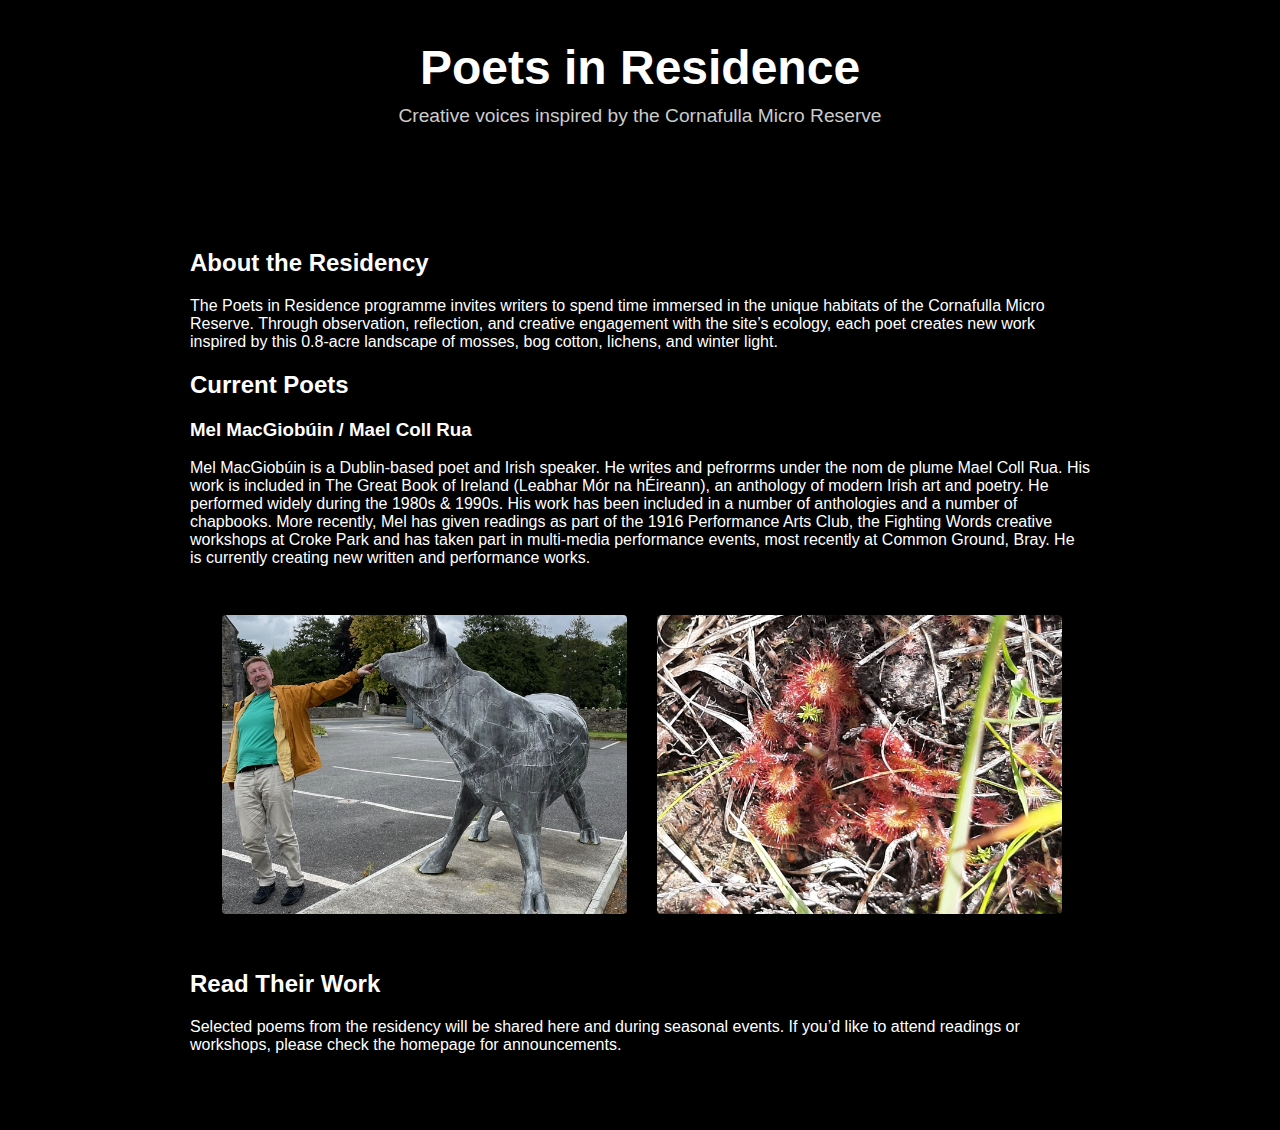
<file: poets.html>
<!DOCTYPE html>
<html lang="en">
<head>
    <meta charset="UTF-8">
    <meta name="viewport" content="width=device-width, initial-scale=1.0">
    <title>Poets in Residence – Cornafulla Micro Reserve</title>
    <link rel="stylesheet" href="styles.css">
</head>
<body>

    <!-- Top banner -->
    <header class="top-banner">
        <h1>Poets in Residence</h1>
        <p>Creative voices inspired by the Cornafulla Micro Reserve</p>
    </header>

    <!-- Main content -->
    <main style="max-width: 900px; margin: 40px auto; padding: 20px;">

        <section class="text-section">
            <h2>About the Residency</h2>
            <p>
                The Poets in Residence programme invites writers to spend time immersed in the 
                unique habitats of the Cornafulla Micro Reserve. Through observation, reflection, 
                and creative engagement with the site’s ecology, each poet creates new work inspired 
                by this 0.8-acre landscape of mosses, bog cotton, lichens, and winter light.
            </p>
        </section>

        <section class="text-section">
            <h2>Current Poets</h2>

            <!-- Mel MacGiobúin -->
            <div class="poet-card">
                <h3>Mel MacGiobúin / Mael Coll Rua</h3>
                <p>
                    Mel MacGiobúin is a Dublin-based poet and Irish speaker. He writes and pefrorrms under the nom de plume Mael Coll Rua. His work is included in The Great Book of Ireland (Leabhar Mór na hÉireann), an anthology of modern Irish art and poetry. He performed widely during the 1980s & 1990s. His work has been included in a number of anthologies and a number of chapbooks. More recently, Mel has given readings as part of the 1916 Performance Arts Club, the Fighting Words creative workshops at Croke Park and has taken part in multi-media performance events, most recently at Common Ground, Bray. He is currently creating new written and performance works.

                <!-- Two-column image row -->
                <div class="columns-container">
                    <div class="column">
                        <img src="images/mel_mac_giobuin.webp" class="placeholder-image" alt="Mel MacGiobúin">
                    </div>
                    <div class="column">
                        <img src="images/sundew.webp" class="placeholder-image" alt="Lichen">
                    </div>
                </div>
            </div>

           
        </section>

        <section class="text-section">
            <h2>Read Their Work</h2>
            <p>
                Selected poems from the residency will be shared here and during seasonal events.
                If you’d like to attend readings or workshops, please check the homepage for 
                announcements.
            </p>
        </section>

    </main>

</body>
</html>
</file>
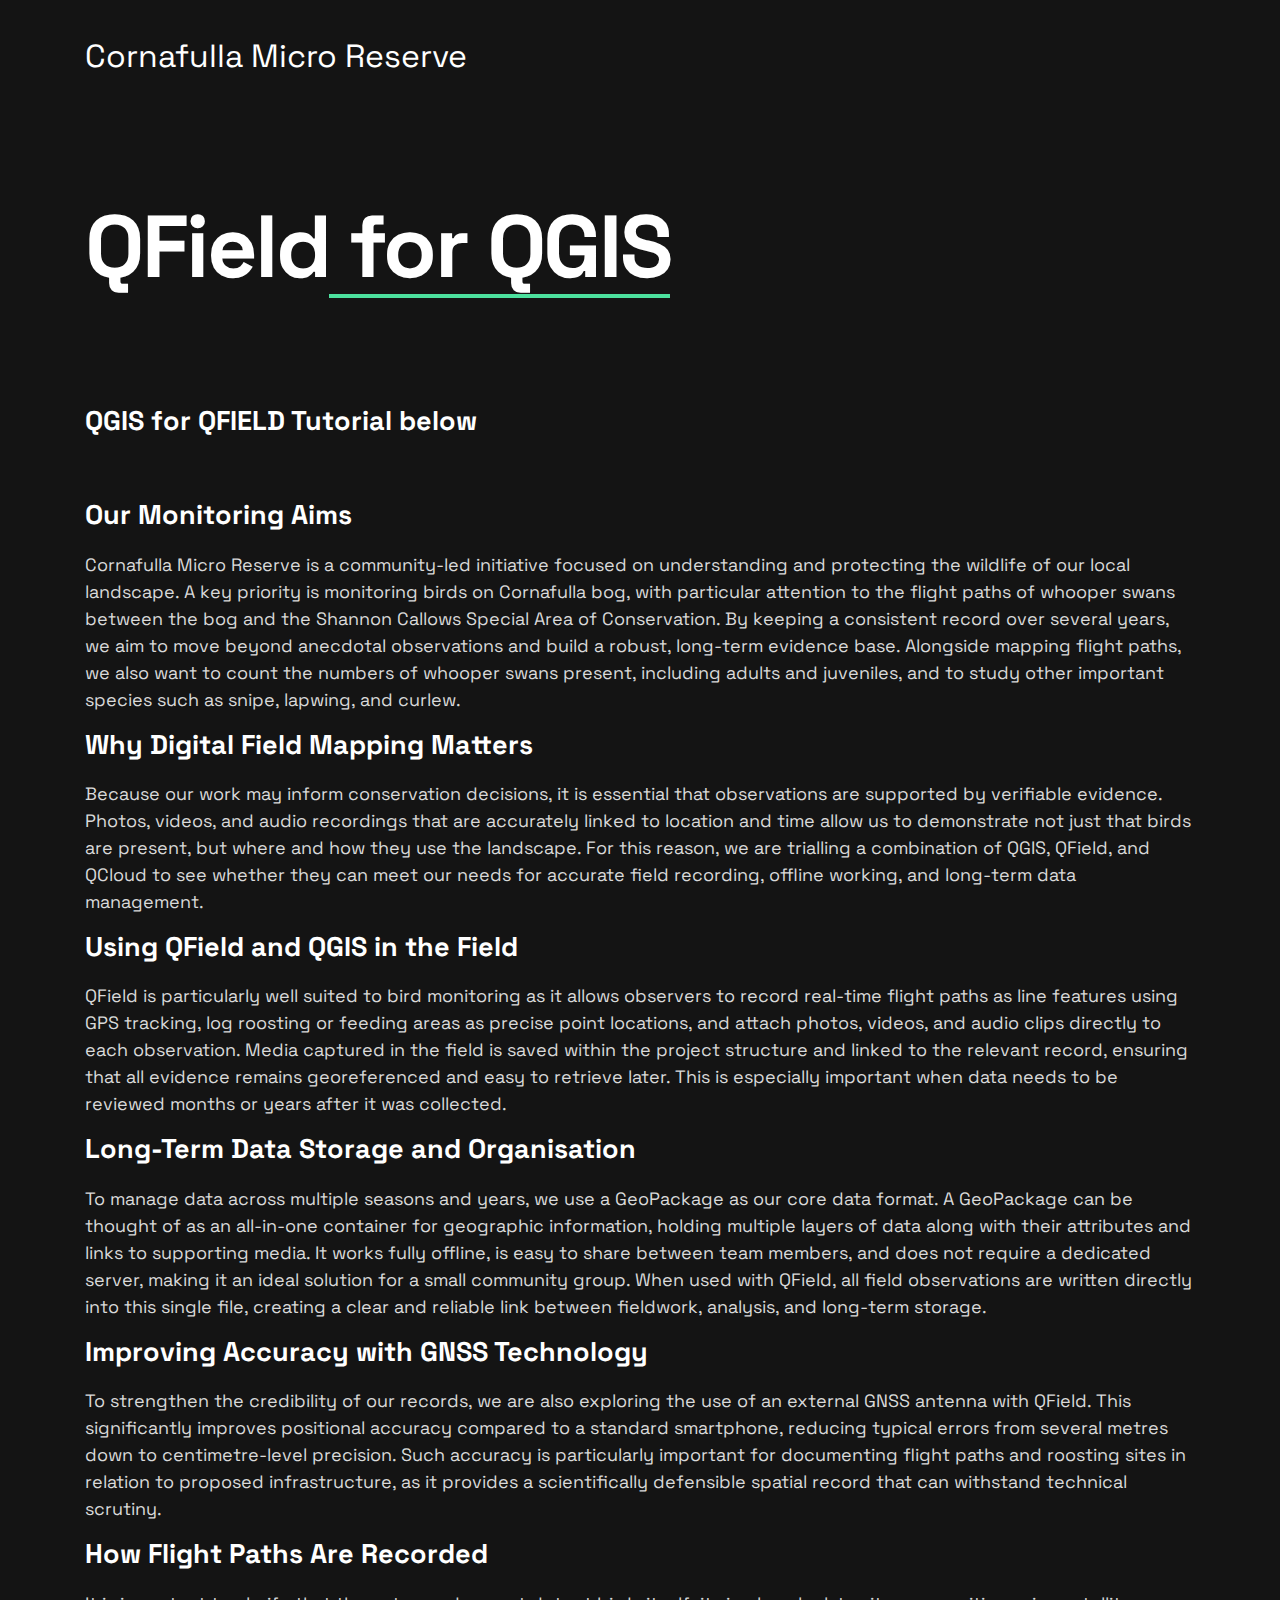
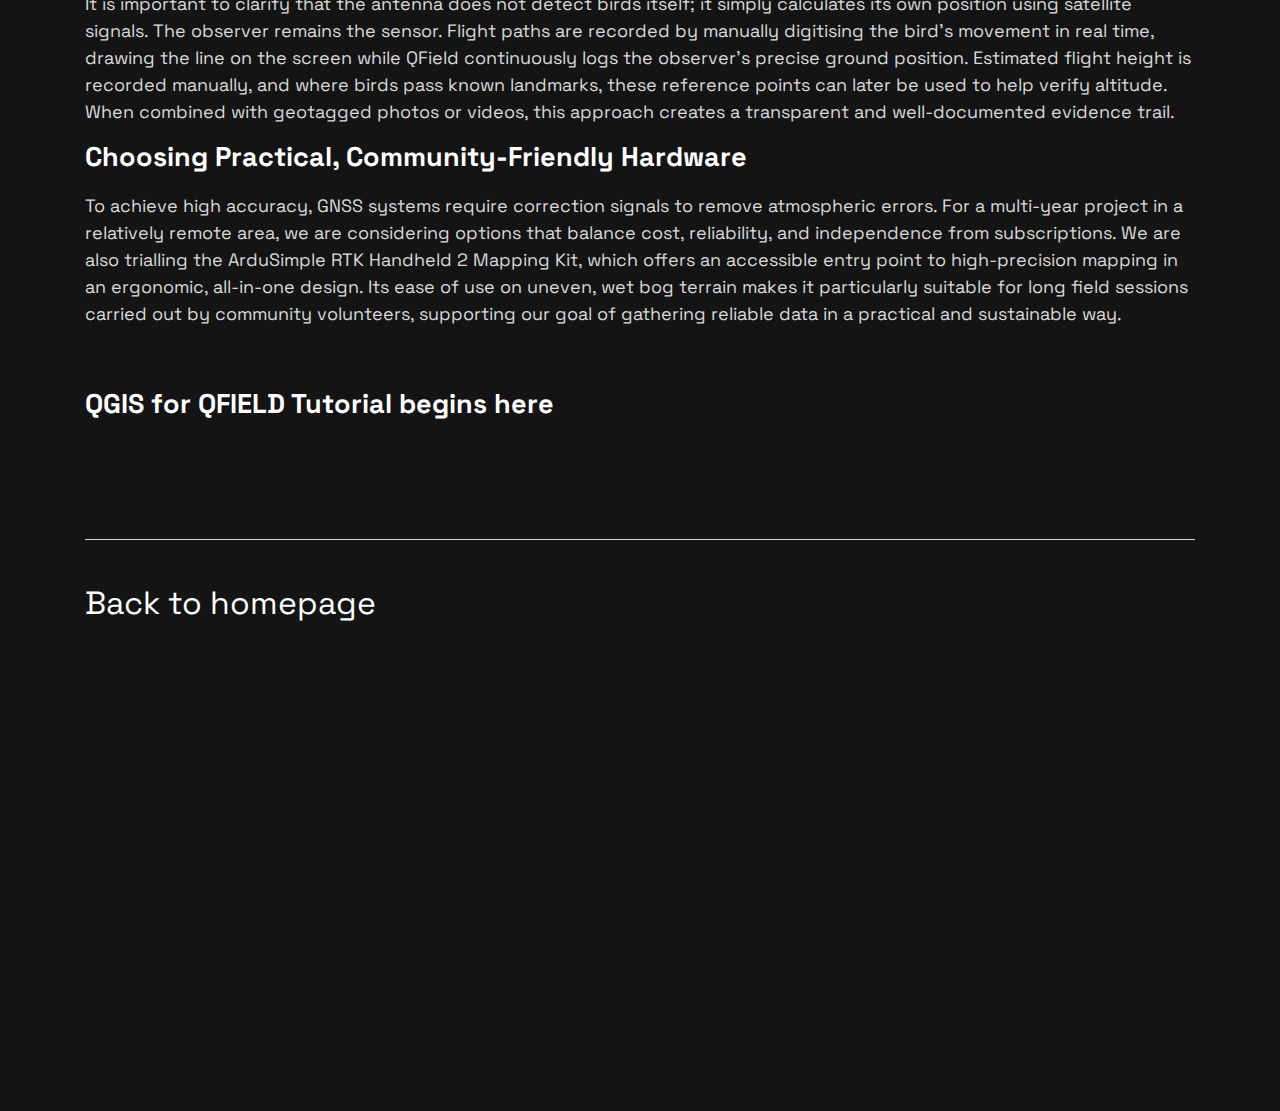
<file: QField.html>
<!DOCTYPE html>
<html lang="en">
  <head>
    <meta charset="UTF-8" />
    <meta name="viewport" content="width=device-width, initial-scale=1.0" />
    <link rel="preconnect" href="https://fonts.googleapis.com" />
    <link rel="preconnect" href="https://fonts.gstatic.com" crossorigin />
    <link
      href="https://fonts.googleapis.com/css2?family=Space+Grotesk:wght@500;700&display=swap"
      rel="stylesheet"
    />
    <link
      rel="icon"
      type="image/png"
      sizes="32x32"
      href="./assets/images/favicon-32x32.png"
    />
    <link rel="stylesheet" href="style.css" />
    <title>QField for QGIS</title>
  </head>
  <body>
    <header class="header">
      <h2 class="visually-hidden">Header</h2>
      <div class="wrapper">
        <nav class="header__nav">
          <h2 class="visually-hidden">Navigation</h2>
          <a href="index.html" class="header__home">
            Cornafulla Micro Reserve
            <span class="visually-hidden">(to home page)</span>
          </a>
          
          
        </nav>
      </div>
    </header>

    <main id="main">
      <section class="hero">
        <div class="wrapper hero__wrapper bottom-border">
          <div class="hero__content">

            
            <div class="hero__text">
              <h1 class="hero__headline header-xl">
                QField<span> for QGIS</span>
              </h1>
              
       <p class="hero__description">
		   
		   <p>&nbsp; </p>
				
				<p><H2>QGIS for QFIELD Tutorial below</H2></p>
				<p>&nbsp; </p>
				
				<H2>Our Monitoring Aims</H2>
<p>Cornafulla Micro Reserve is a community-led initiative focused on understanding and protecting the wildlife of our local landscape. A key priority is monitoring birds on Cornafulla bog, with particular attention to the flight paths of whooper swans between the bog and the Shannon Callows Special Area of Conservation. By keeping a consistent record over several years, we aim to move beyond anecdotal observations and build a robust, long-term evidence base. Alongside mapping flight paths, we also want to count the numbers of whooper swans present, including adults and juveniles, and to study other important species such as snipe, lapwing, and curlew. </p>
<H2>Why Digital Field Mapping Matters</H2>
<p>Because our work may inform conservation decisions, it is essential that observations are supported by verifiable evidence. Photos, videos, and audio recordings that are accurately linked to location and time allow us to demonstrate not just that birds are present, but where and how they use the landscape. For this reason, we are trialling a combination of QGIS, QField, and QCloud to see whether they can meet our needs for accurate field recording, offline working, and long-term data management. </p>
<H2>Using QField and QGIS in the Field</H2>
<p>QField is particularly well suited to bird monitoring as it allows observers to record real-time flight paths as line features using GPS tracking, log roosting or feeding areas as precise point locations, and attach photos, videos, and audio clips directly to each observation. Media captured in the field is saved within the project structure and linked to the relevant record, ensuring that all evidence remains georeferenced and easy to retrieve later. This is especially important when data needs to be reviewed months or years after it was collected. </p>
<H2>Long-Term Data Storage and Organisation</H2>
<p>To manage data across multiple seasons and years, we use a GeoPackage as our core data format. A GeoPackage can be thought of as an all-in-one container for geographic information, holding multiple layers of data along with their attributes and links to supporting media. It works fully offline, is easy to share between team members, and does not require a dedicated server, making it an ideal solution for a small community group. When used with QField, all field observations are written directly into this single file, creating a clear and reliable link between fieldwork, analysis, and long-term storage. </p>
<H2>Improving Accuracy with GNSS Technology</H2>
<p>To strengthen the credibility of our records, we are also exploring the use of an external GNSS antenna with QField. This significantly improves positional accuracy compared to a standard smartphone, reducing typical errors from several metres down to centimetre-level precision. Such accuracy is particularly important for documenting flight paths and roosting sites in relation to proposed infrastructure, as it provides a scientifically defensible spatial record that can withstand technical scrutiny. </p>
<H2>How Flight Paths Are Recorded</H2>
<p>It is important to clarify that the antenna does not detect birds itself; it simply calculates its own position using satellite signals. The observer remains the sensor. Flight paths are recorded by manually digitising the bird’s movement in real time, drawing the line on the screen while QField continuously logs the observer’s precise ground position. Estimated flight height is recorded manually, and where birds pass known landmarks, these reference points can later be used to help verify altitude. When combined with geotagged photos or videos, this approach creates a transparent and well-documented evidence trail. </p>
<H2>Choosing Practical, Community-Friendly Hardware</H2>
<p>To achieve high accuracy, GNSS systems require correction signals to remove atmospheric errors. For a multi-year project in a relatively remote area, we are considering options that balance cost, reliability, and independence from subscriptions. We are also trialling the ArduSimple RTK Handheld 2 Mapping Kit, which offers an accessible entry point to high-precision mapping in an ergonomic, all-in-one design. Its ease of use on uneven, wet bog terrain makes it particularly suitable for long field sessions carried out by community volunteers, supporting our goal of gathering reliable data in a practical and sustainable way. </p>

      <p>&nbsp; </p>          
<p><H2>QGIS for QFIELD Tutorial begins here</H2></p>

            </div>
          </div>
        </div>
      </section>

     <footer class="footer bg-less-dark">
      <h2 class="visually-hidden">Footer</h2>
      <div class="wrapper">
        <nav class="header__nav">
          <h2 class="visually-hidden">Navigation</h2>
          <a href="index.html" class="header__home">
            Back to homepage
            <span class="visually-hidden">(to home page)</span>
          </a>
          
        </nav>
      </div>
    </footer>
  </body>
</html>
</file>
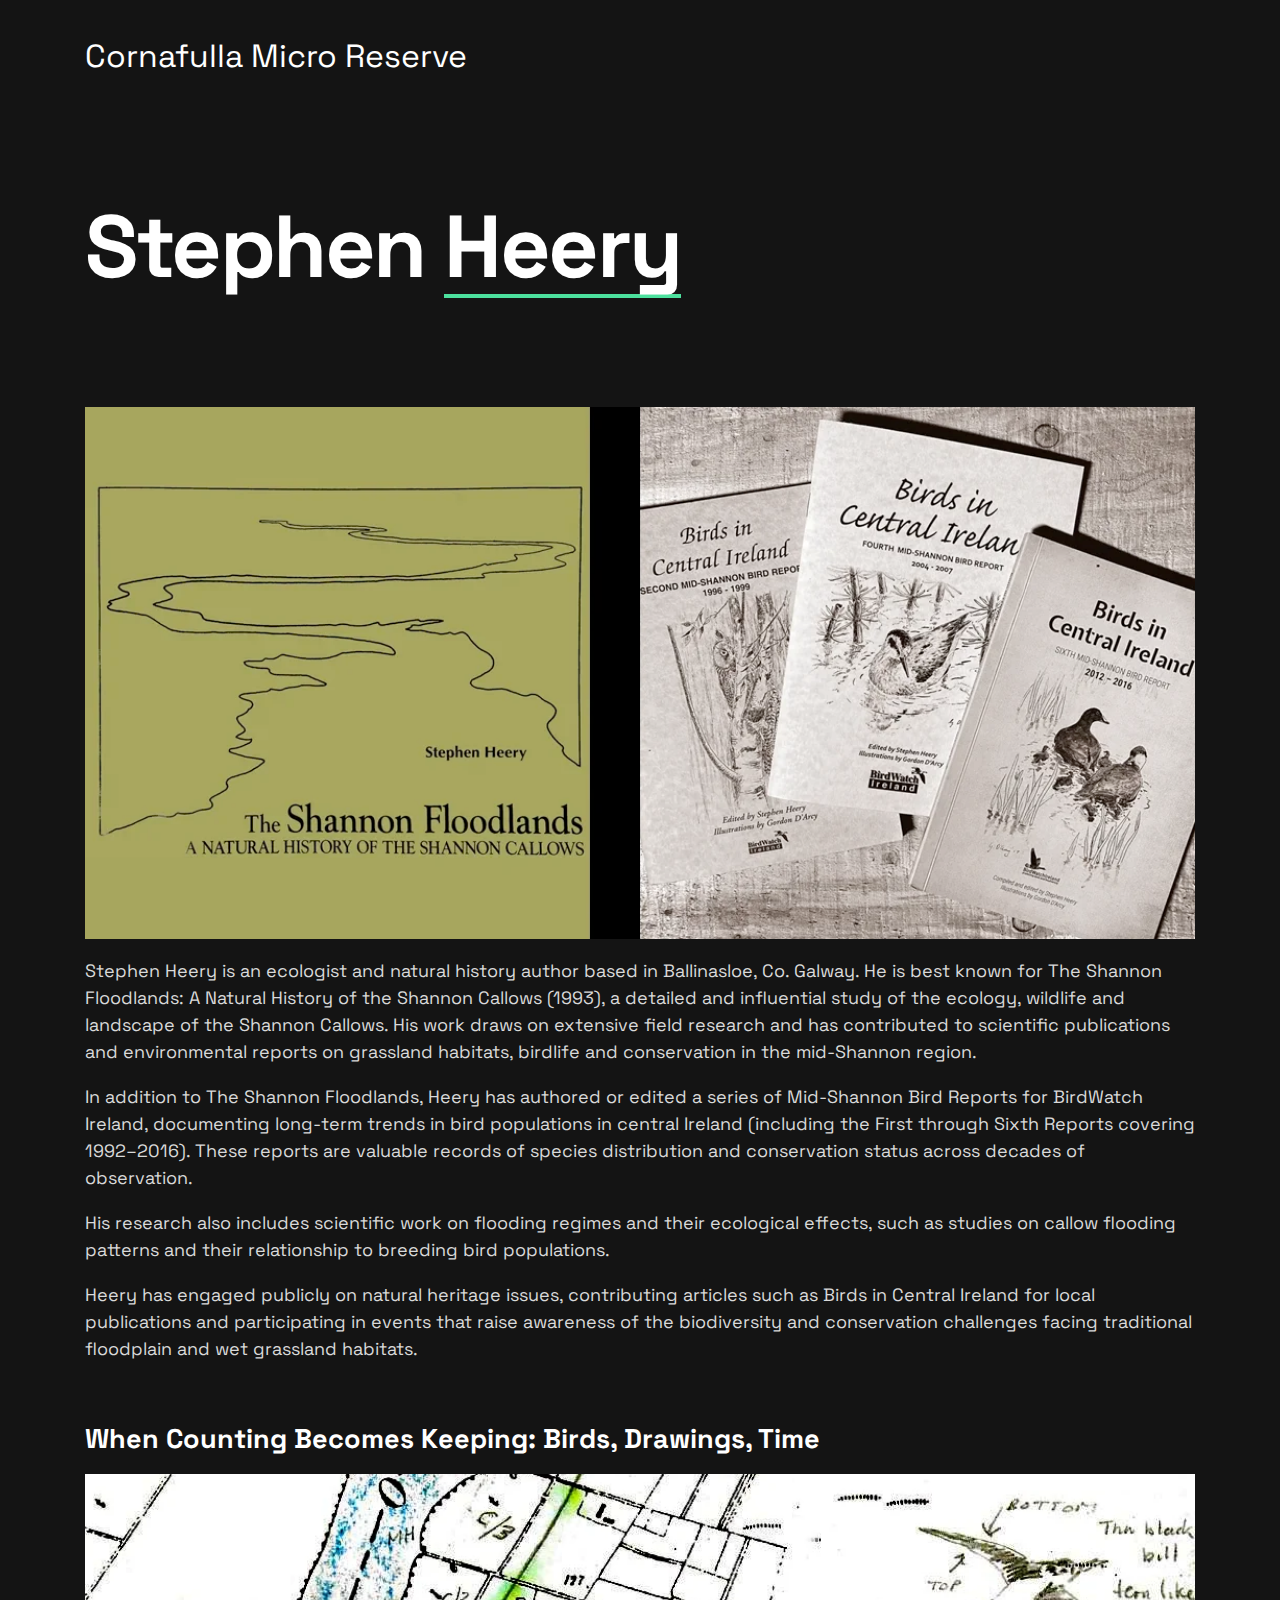
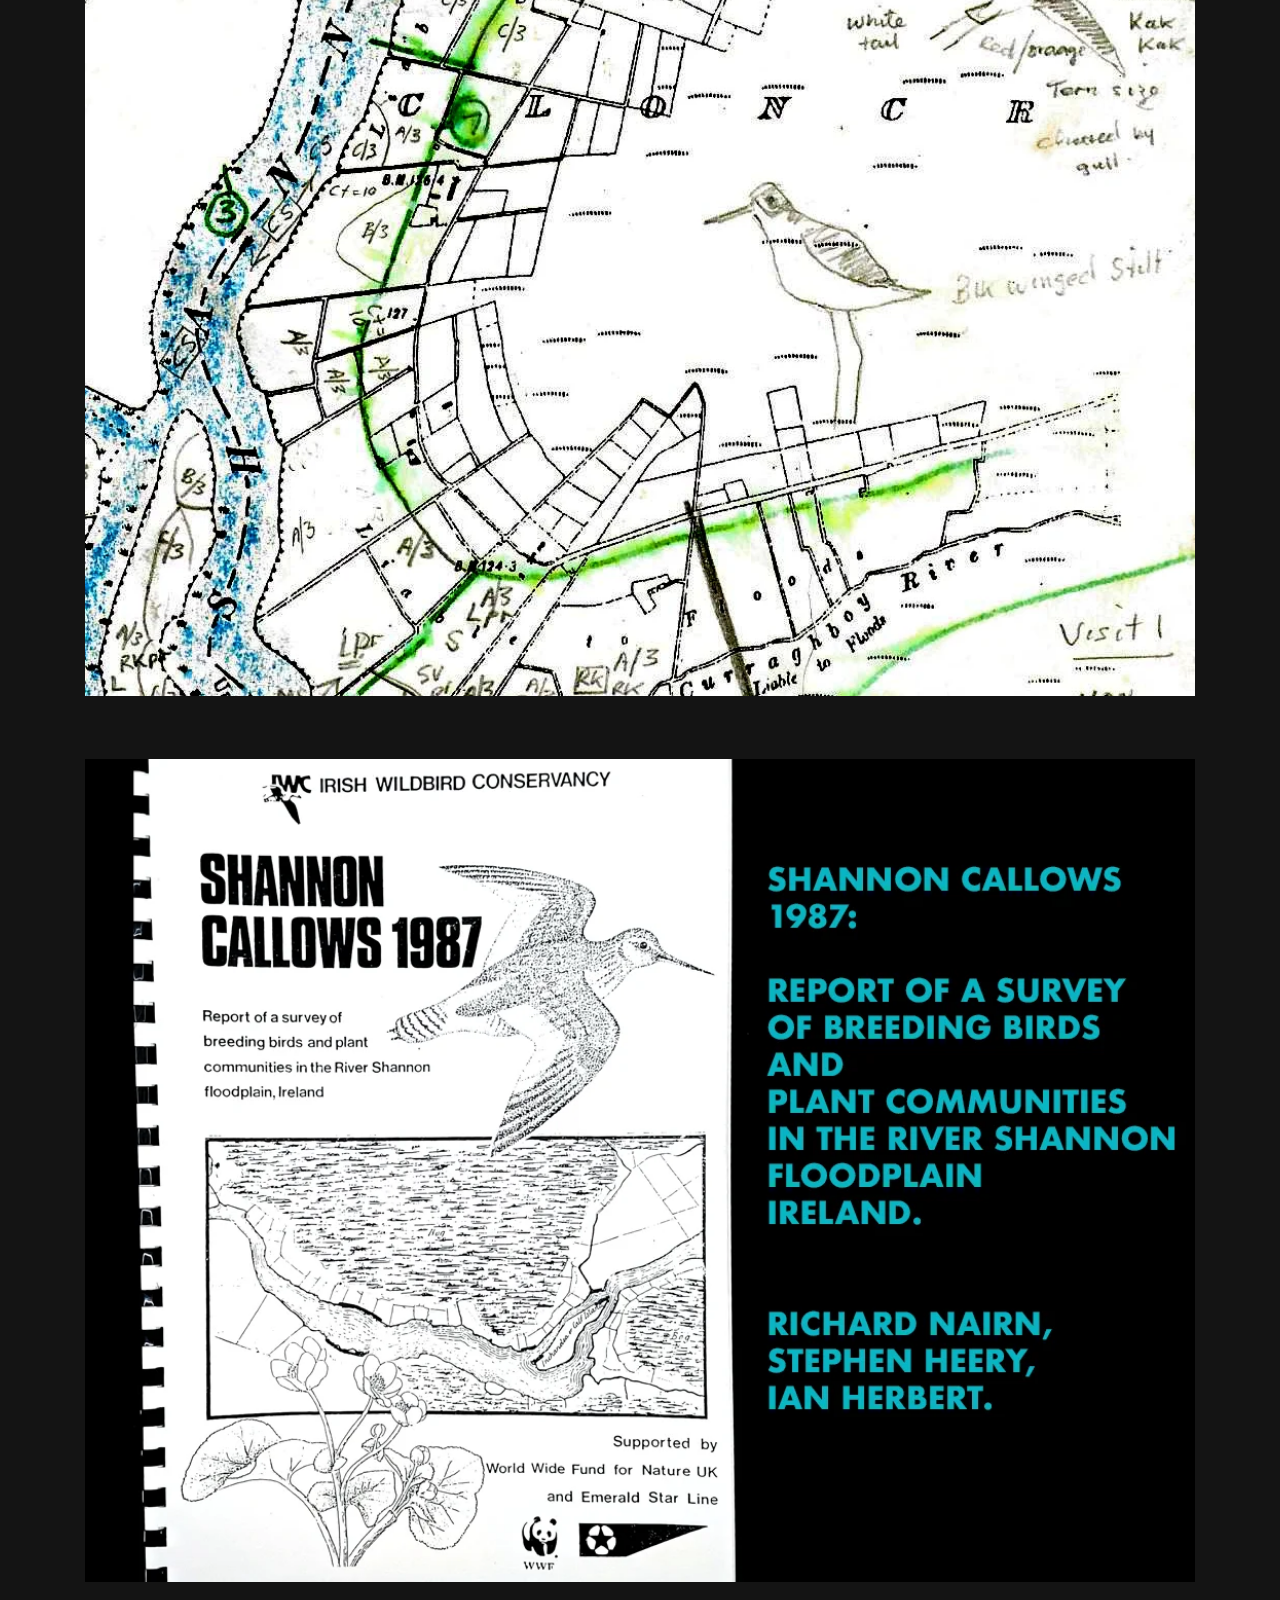
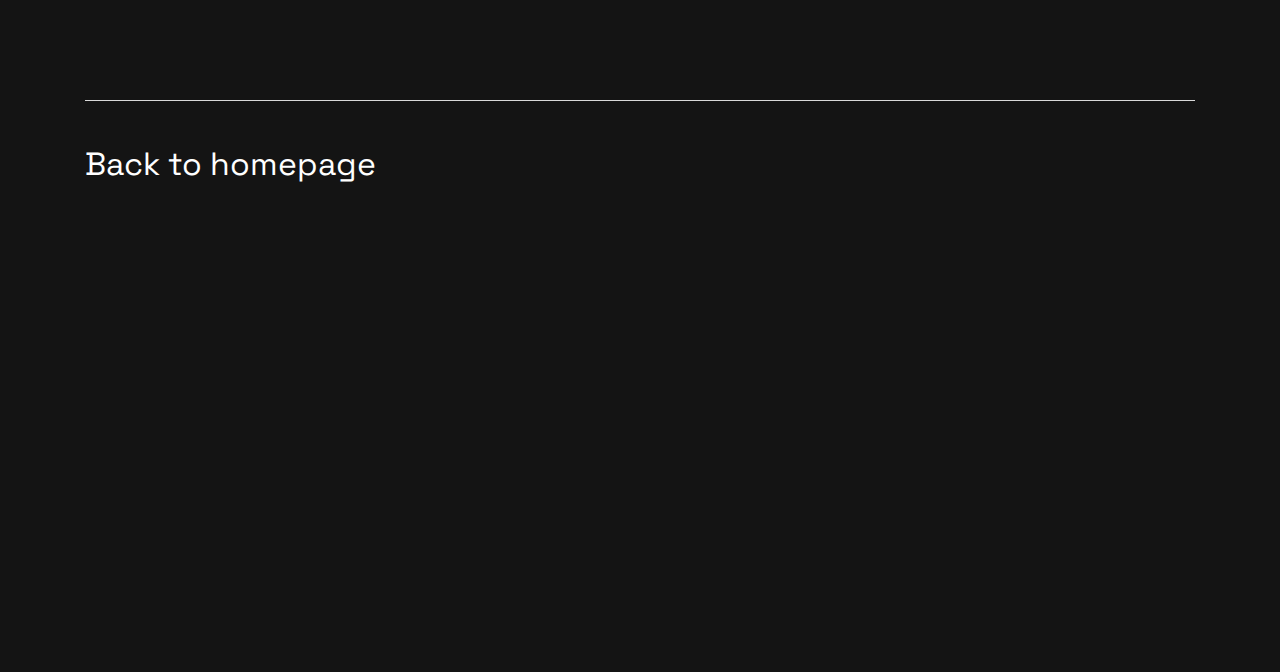
<file: stephen.html>
<!DOCTYPE html>
<html lang="en">
  <head>
    <meta charset="UTF-8" />
    <meta name="viewport" content="width=device-width, initial-scale=1.0" />
    <link rel="preconnect" href="https://fonts.googleapis.com" />
    <link rel="preconnect" href="https://fonts.gstatic.com" crossorigin />
    <link
      href="https://fonts.googleapis.com/css2?family=Space+Grotesk:wght@500;700&display=swap"
      rel="stylesheet"
    />
    <link
      rel="icon"
      type="image/png"
      sizes="32x32"
      href="./assets/images/favicon-32x32.png"
    />
    <link rel="stylesheet" href="style.css" />
    <title>Stephen Heery</title>
  </head>
  <body>
    <header class="header">
      <h2 class="visually-hidden">Header</h2>
      <div class="wrapper">
        <nav class="header__nav">
          <h2 class="visually-hidden">Navigation</h2>
          <a href="index.html" class="header__home">
            Cornafulla Micro Reserve
            <span class="visually-hidden">(to home page)</span>
          </a>
          
          
        </nav>
      </div>
    </header>

    <main id="main">
      <section class="hero">
        <div class="wrapper hero__wrapper bottom-border">
          <div class="hero__content">

            
            <div class="hero__text">
              <h1 class="hero__headline header-xl">
                Stephen <span> Heery</span>
              </h1>
              
       <p class="hero__description">
		   
		   <p>&nbsp; </p>
				
				
				<p><img
                  class="projects__image"
                  src="./assets/images/StephenShannonBird.webp"
                  alt="Line drawing of the River Shannon and covers of Bird reports"/></p>
				
				<p>Stephen Heery is an ecologist and natural history author based in Ballinasloe, Co. Galway. He is best known for The Shannon Floodlands: A Natural History of the Shannon Callows (1993), a detailed and influential study of the ecology, wildlife and landscape of the Shannon Callows. His work draws on extensive field research and has contributed to scientific publications and environmental reports on grassland habitats, birdlife and conservation in the mid-Shannon region.</p>
<p>In addition to The Shannon Floodlands, Heery has authored or edited a series of Mid-Shannon Bird Reports for BirdWatch Ireland, documenting long-term trends in bird populations in central Ireland (including the First through Sixth Reports covering 1992–2016). These reports are valuable records of species distribution and conservation status across decades of observation.</p>
<p>His research also includes scientific work on flooding regimes and their ecological effects, such as studies on callow flooding patterns and their relationship to breeding bird populations.</p>
				<p>Heery has engaged publicly on natural heritage issues, contributing articles such as Birds in Central Ireland for local publications and participating in events that raise awareness of the biodiversity and conservation challenges facing traditional floodplain and wet grassland habitats.</p>
                <p></p>  
				<p>&nbsp; </p>
			  <p><h2>When Counting Becomes Keeping: Birds, Drawings, Time</h2></p>
			
					<p><img
                  class="projects__image"
                  src="./assets/images/HeeryStilt.webp"
                  alt="Drawing of birds on a map used for a bird count"/></p>
			   <p>&nbsp; </p>
			  	<p><img
                  class="projects__image"
                  src="./assets/images/HeeryCallows1987.webp"
                  alt="Hand-bound photocopy report from 1987 "/></p>
			  


            </div>
          </div>
        </div>
      </section>

     <footer class="footer bg-less-dark">
      <h2 class="visually-hidden">Footer</h2>
      <div class="wrapper">
        <nav class="header__nav">
          <h2 class="visually-hidden">Navigation</h2>
          <a href="index.html" class="header__home">
            Back to homepage
            <span class="visually-hidden">(to home page)</span>
          </a>
          
        </nav>
      </div>
    </footer>
  </body>
</html>
</file>
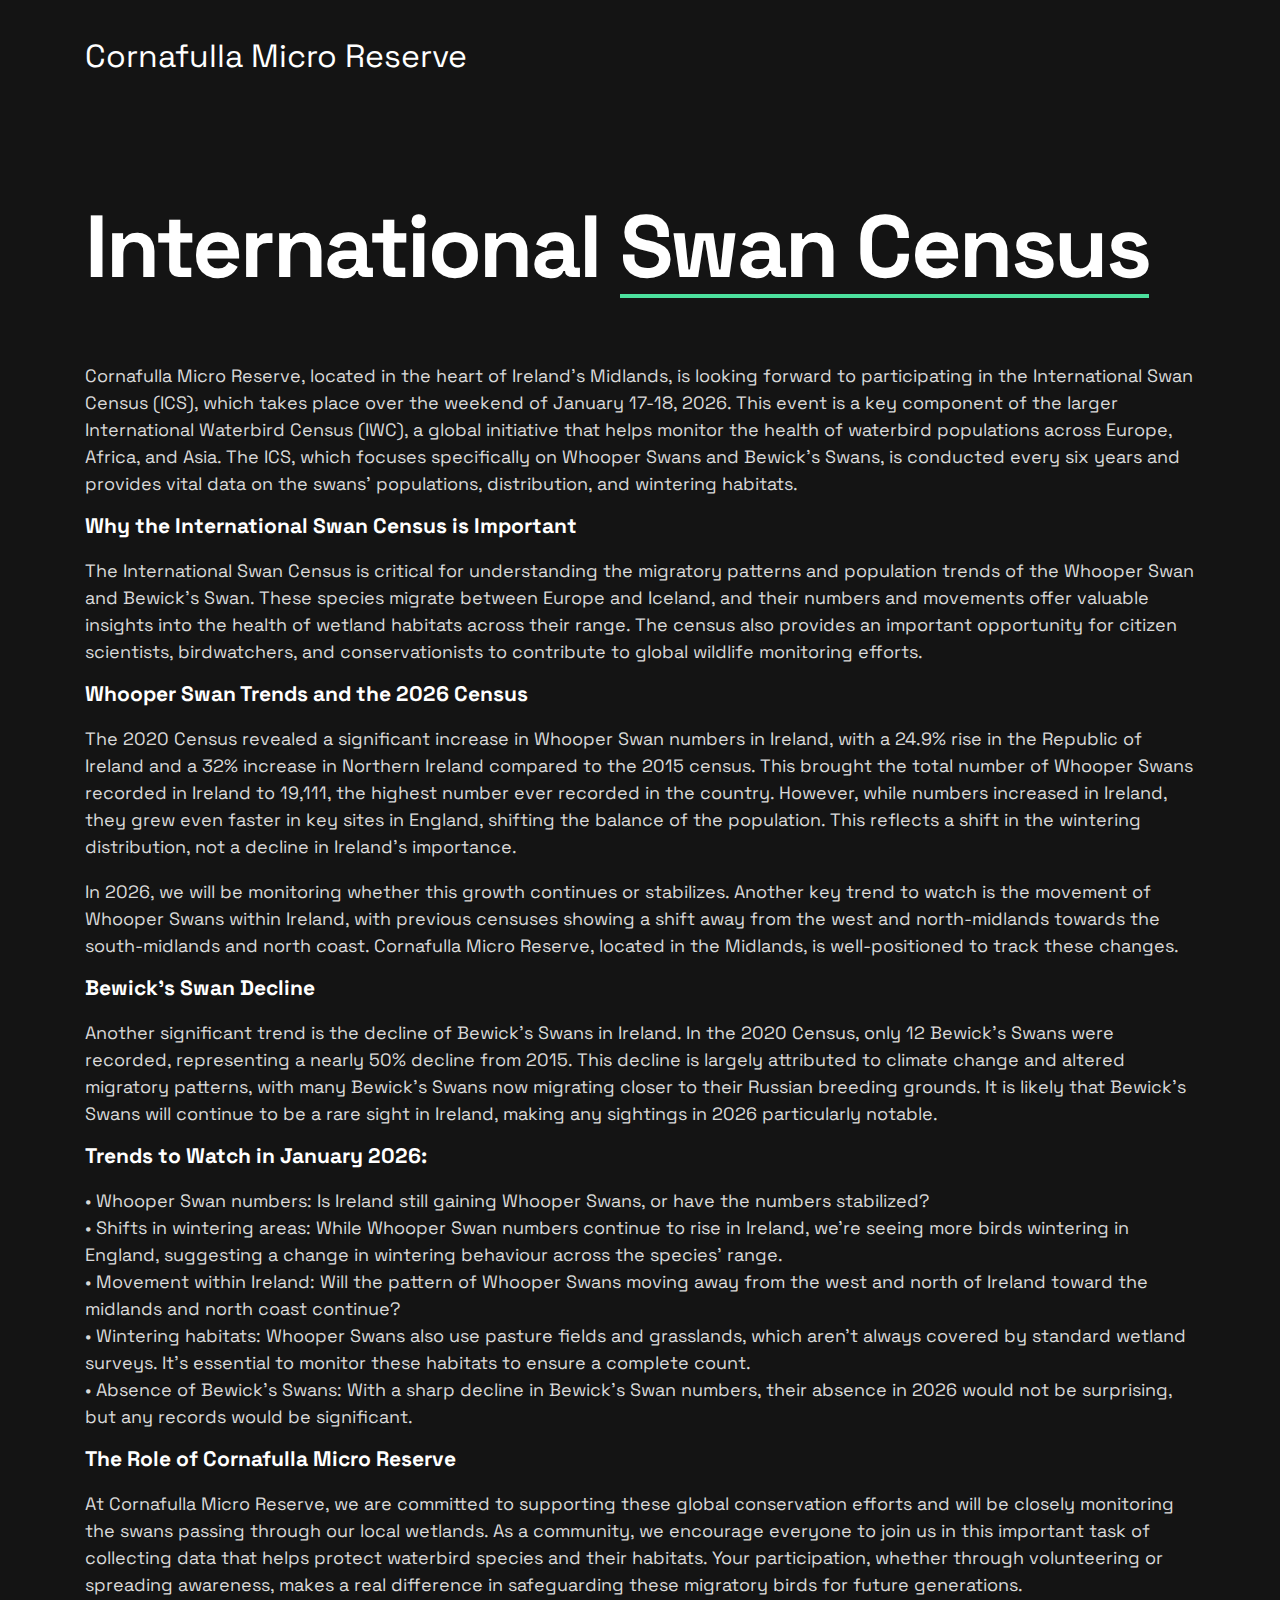
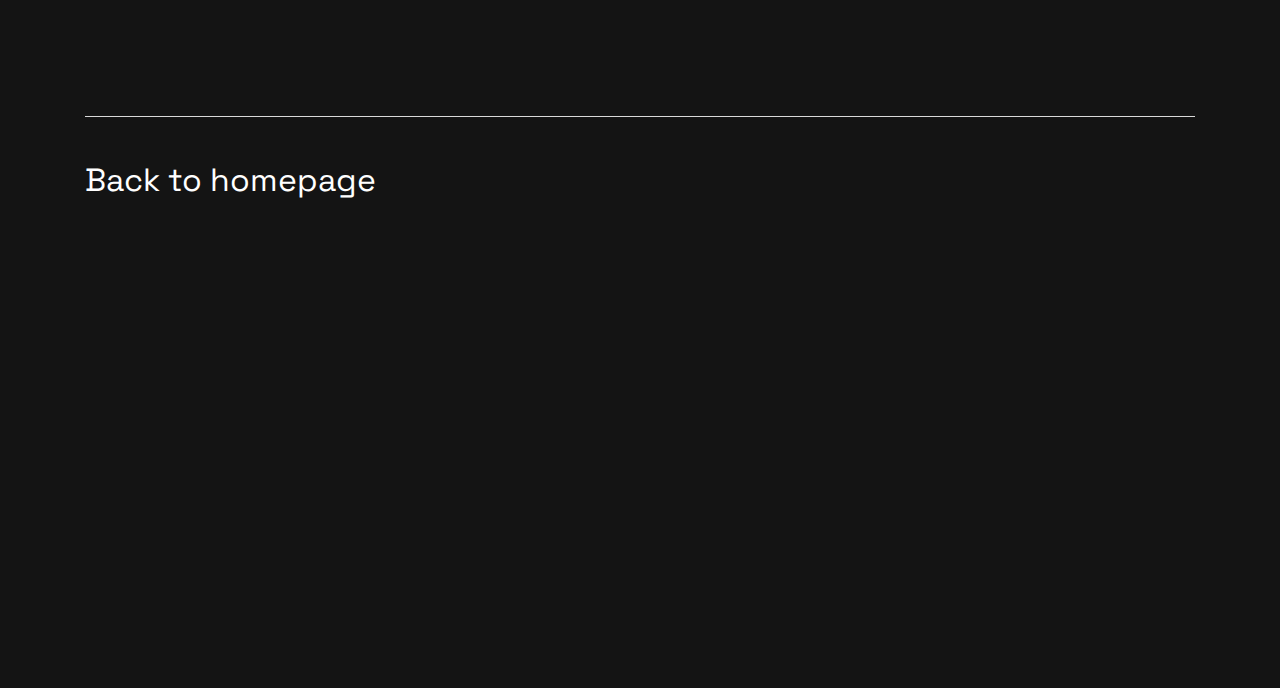
<file: swancensus.html>
<!DOCTYPE html>
<html lang="en">
  <head>
    <meta charset="UTF-8" />
    <meta name="viewport" content="width=device-width, initial-scale=1.0" />
    <link rel="preconnect" href="https://fonts.googleapis.com" />
    <link rel="preconnect" href="https://fonts.gstatic.com" crossorigin />
    <link
      href="https://fonts.googleapis.com/css2?family=Space+Grotesk:wght@500;700&display=swap"
      rel="stylesheet"
    />
    <link
      rel="icon"
      type="image/png"
      sizes="32x32"
      href="./assets/images/favicon-32x32.png"
    />
    <link rel="stylesheet" href="style.css" />
    <title>International Swan Census</title>
  </head>
  <body>
    <header class="header">
      <h2 class="visually-hidden">Header</h2>
      <div class="wrapper">
        <nav class="header__nav">
          <h2 class="visually-hidden">Navigation</h2>
          <a href="index.html" class="header__home">
            Cornafulla Micro Reserve
            <span class="visually-hidden">(to home page)</span>
          </a>
          
          
        </nav>
      </div>
    </header>

    <main id="main">
      <section class="hero">
        <div class="wrapper hero__wrapper bottom-border">
          <div class="hero__content">
           
            






            
            <div class="hero__text">
              <h1 class="hero__headline header-xl">
                International <span>Swan Census</span>
              </h1>
              
       <p class="hero__description">
		   
		   <p>Cornafulla Micro Reserve, located in the heart of Ireland’s Midlands, is looking forward to participating in the International Swan Census (ICS), which takes place over the weekend of January 17-18, 2026. This event is a key component of the larger International Waterbird Census (IWC), a global initiative that helps monitor the health of waterbird populations across Europe, Africa, and Asia. The ICS, which focuses specifically on Whooper Swans and Bewick’s Swans, is conducted every six years and provides vital data on the swans' populations, distribution, and wintering habitats.</p>
				
				<h3>Why the International Swan Census is Important</h3>
<p>The International Swan Census is critical for understanding the migratory patterns and population trends of the Whooper Swan and Bewick’s Swan. These species migrate between Europe and Iceland, and their numbers and movements offer valuable insights into the health of wetland habitats across their range. The census also provides an important opportunity for citizen scientists, birdwatchers, and conservationists to contribute to global wildlife monitoring efforts.</p>
				
<h3>Whooper Swan Trends and the 2026 Census</h3>
<p>The 2020 Census revealed a significant increase in Whooper Swan numbers in Ireland, with a 24.9% rise in the Republic of Ireland and a 32% increase in Northern Ireland compared to the 2015 census. This brought the total number of Whooper Swans recorded in Ireland to 19,111, the highest number ever recorded in the country. However, while numbers increased in Ireland, they grew even faster in key sites in England, shifting the balance of the population. This reflects a shift in the wintering distribution, not a decline in Ireland’s importance.</p>
				
<p>In 2026, we will be monitoring whether this growth continues or stabilizes. Another key trend to watch is the movement of Whooper Swans within Ireland, with previous censuses showing a shift away from the west and north-midlands towards the south-midlands and north coast. Cornafulla Micro Reserve, located in the Midlands, is well-positioned to track these changes.</p>
			  <h3>Bewick’s Swan Decline</h3>
<p>Another significant trend is the decline of Bewick’s Swans in Ireland. In the 2020 Census, only 12 Bewick’s Swans were recorded, representing a nearly 50% decline from 2015. This decline is largely attributed to climate change and altered migratory patterns, with many Bewick’s Swans now migrating closer to their Russian breeding grounds. It is likely that Bewick’s Swans will continue to be a rare sight in Ireland, making any sightings in 2026 particularly notable.</p>
				
<h3>Trends to Watch in January 2026:</h3><p>
•	Whooper Swan numbers: Is Ireland still gaining Whooper Swans, or have the numbers stabilized?<br>
•	Shifts in wintering areas: While Whooper Swan numbers continue to rise in Ireland, we’re seeing more birds wintering in England, suggesting a change in wintering behaviour across the species' range.<br>
•	Movement within Ireland: Will the pattern of Whooper Swans moving away from the west and north of Ireland toward the midlands and north coast continue?<br>
•	Wintering habitats: Whooper Swans also use pasture fields and grasslands, which aren’t always covered by standard wetland surveys. It's essential to monitor these habitats to ensure a complete count.<br>
•	Absence of Bewick’s Swans: With a sharp decline in Bewick’s Swan numbers, their absence in 2026 would not be surprising, but any records would be significant.</p>

				
<h3>The Role of Cornafulla Micro Reserve </h3>
<p>At Cornafulla Micro Reserve, we are committed to supporting these global conservation efforts and will be closely monitoring the swans passing through our local wetlands. As a community, we encourage everyone to join us in this important task of collecting data that helps protect waterbird species and their habitats. Your participation, whether through volunteering or spreading awareness, makes a real difference in safeguarding these migratory birds for future generations.</p>
</p>



            </div>
          </div>
        </div>
      </section>

     <footer class="footer bg-less-dark">
      <h2 class="visually-hidden">Footer</h2>
      <div class="wrapper">
        <nav class="header__nav">
          <h2 class="visually-hidden">Navigation</h2>
          <a href="index.html" class="header__home">
            Back to homepage
            <span class="visually-hidden">(to home page)</span>
          </a>
          
        </nav>
      </div>
    </footer>
  </body>
</html>
</file>
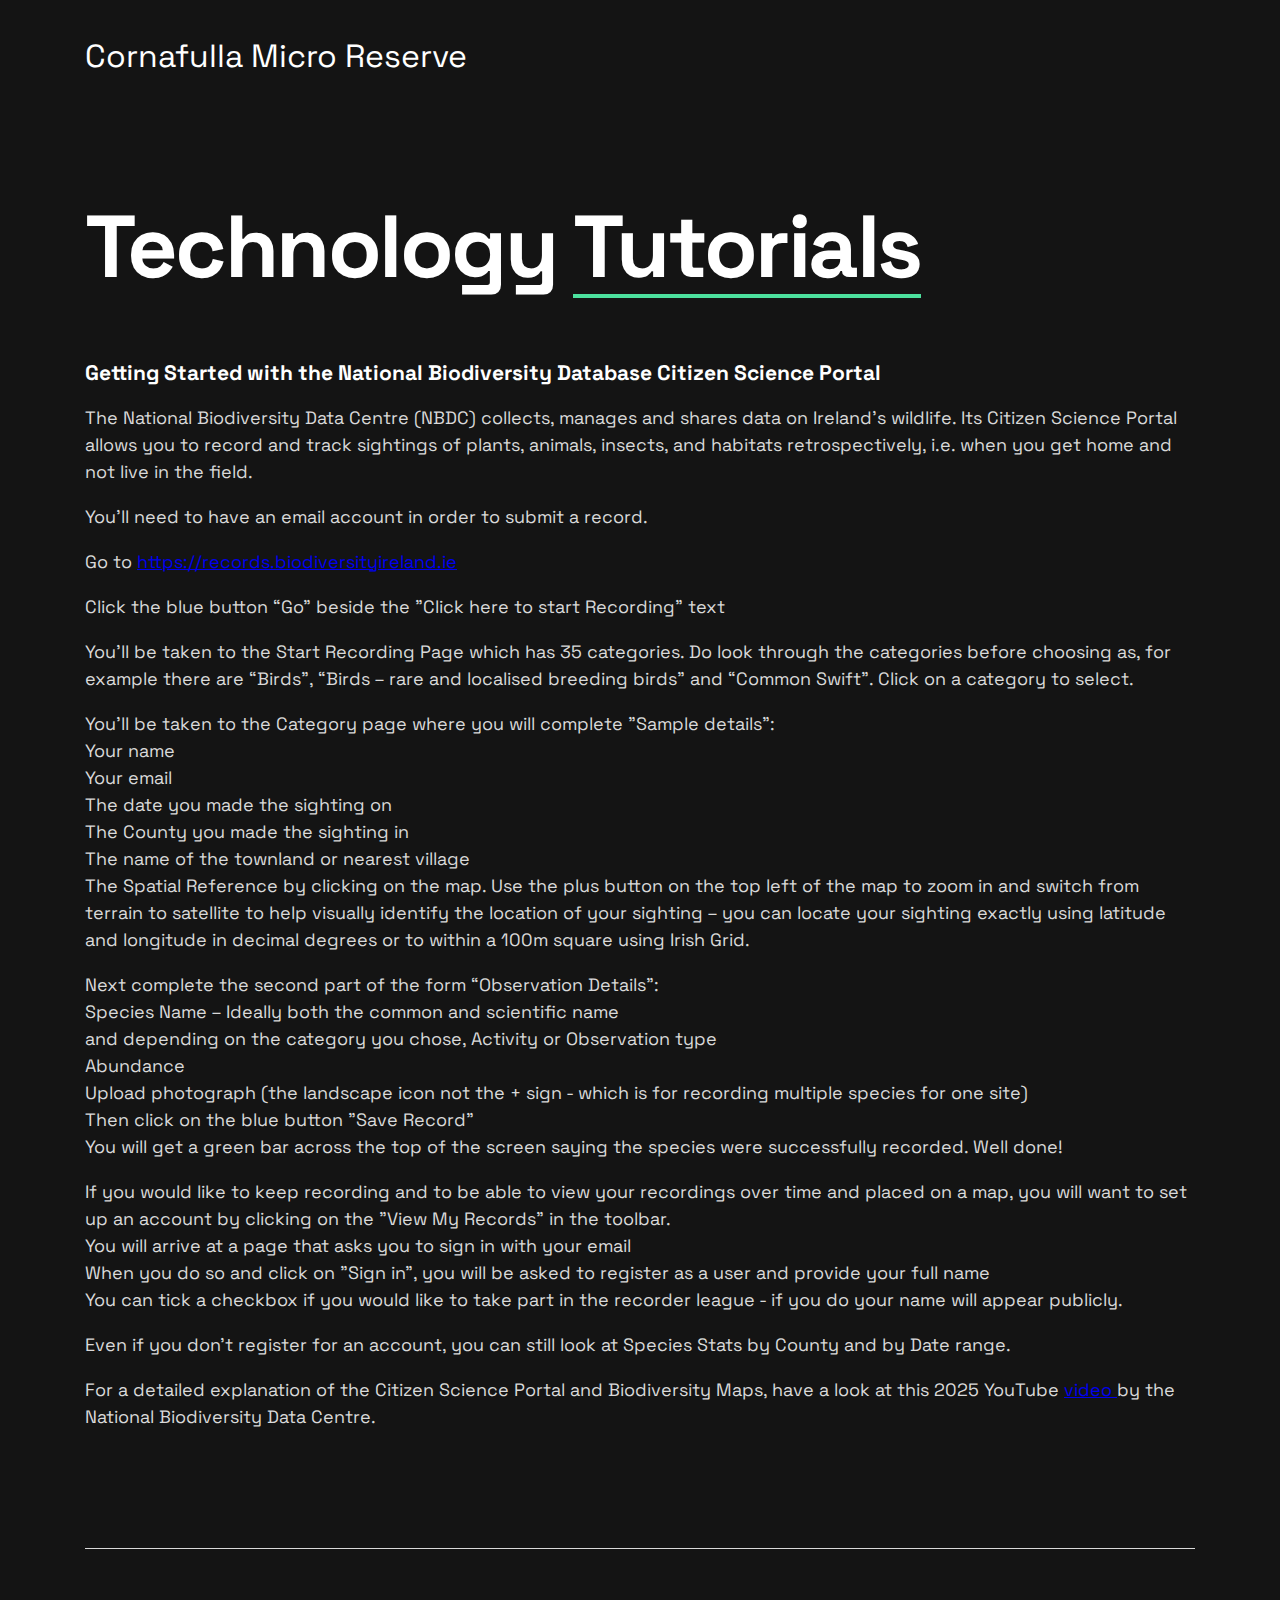
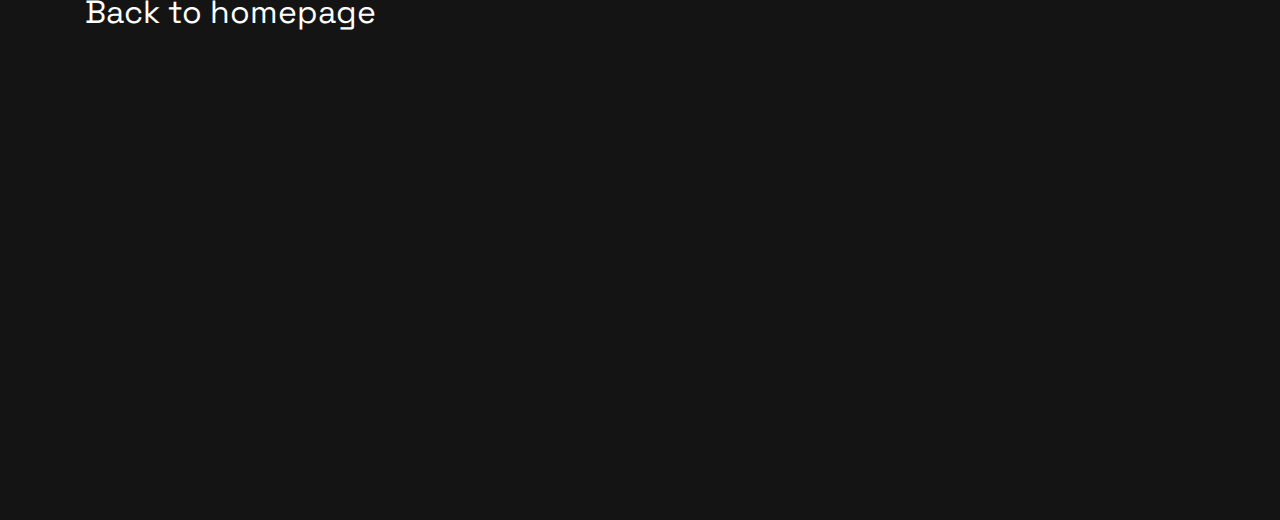
<file: technology.html>
<!DOCTYPE html>
<html lang="en">
  <head>
    <meta charset="UTF-8" />
    <meta name="viewport" content="width=device-width, initial-scale=1.0" />
    <link rel="preconnect" href="https://fonts.googleapis.com" />
    <link rel="preconnect" href="https://fonts.gstatic.com" crossorigin />
    <link
      href="https://fonts.googleapis.com/css2?family=Space+Grotesk:wght@500;700&display=swap"
      rel="stylesheet"
    />
    <link
      rel="icon"
      type="image/png"
      sizes="32x32"
      href="./assets/images/favicon-32x32.png"
    />
    <link rel="stylesheet" href="style.css" />
    <title>Technology Tutorials</title>
  </head>
  <body>
    <header class="header">
      <h2 class="visually-hidden">Header</h2>
      <div class="wrapper">
        <nav class="header__nav">
          <h2 class="visually-hidden">Navigation</h2>
          <a href="index.html" class="header__home">
            Cornafulla Micro Reserve
            <span class="visually-hidden">(to home page)</span>
          </a>
          
          
        </nav>
      </div>
    </header>

    <main id="main">
      <section class="hero">
        <div class="wrapper hero__wrapper bottom-border">
          <div class="hero__content">
           
            
            <div class="hero__text">
              <h1 class="hero__headline header-xl">
                Technology <span>Tutorials</span>
              </h1>
              
       <p class="hero__description">
		   
		   <p><h3>Getting Started with the National Biodiversity Database Citizen Science Portal</h3></p>
                <p>The National Biodiversity Data Centre (NBDC) collects, manages and shares data on Ireland’s wildlife. Its Citizen Science Portal allows you to record and track sightings of plants, animals, insects, and habitats retrospectively, i.e. when you get home and not live in the field.</p>

<p>You’ll need to have an email account in order to submit a record.</p>
<p>Go to <a href="https://records.biodiversityireland.ie">https://records.biodiversityireland.ie </a></p>
<p>Click the blue button “Go” beside the "Click here to start Recording" text</p>
<p>You’ll be taken to the Start Recording Page which has 35 categories. Do look through the categories before choosing as, for example there are “Birds”, “Birds – rare and localised breeding birds” and “Common Swift”. Click on a category to select.</p>
			  <p>You'll be taken to the Category page where you will complete "Sample details":<br>
				  Your name<br>
				  Your email<br>
				  The date you made the sighting on<br>
				  The County you made the sighting in<br>
				  The name of the townland or nearest village</br>
			The Spatial Reference by clicking on the map. Use the plus button on the top left of the map to zoom in and switch from terrain to satellite to help visually identify the location of your sighting – you can locate your sighting exactly using latitude and longitude in decimal degrees or to within a 100m square using Irish Grid.</p>
		  
		  <p>Next complete the second part of the form “Observation Details”:<br>
			Species Name – Ideally both the common and scientific name</br>
			and depending on the category you chose, Activity or Observation type<br>
		  	Abundance<br>
			Upload photograph (the landscape icon not the + sign - which is for recording multiple species for one site)<br>
		Then click on the blue button "Save Record"<br>
		You will get a green bar across the top of the screen saying the species were successfully recorded. Well done!</p>
	  
	  <p>If you would like to keep recording and to be able to view your recordings over time and placed on a map, you will want to set up an account by clicking on the "View My Records" in the toolbar.<br>
		  You will arrive at a page that asks you to sign in with your email<br>
		  When you do so and click on "Sign in", you will be asked to register as a user and provide your full name<br>
		  You can tick a checkbox if you would like to take part in the recorder league - if you do your name will appear publicly.
			  </p>
	  <p>Even if you don't register for an account, you can still look at Species Stats by County and by Date range.</p>
	  
	  <p>For a detailed explanation of the Citizen Science Portal and Biodiversity Maps, have a look at this 2025 YouTube <a href="https://www.youtube.com/watch?v=Xj7TEqWWkkY"> video </a>by the National Biodiversity Data Centre.</p>
              



            </div>
          </div>
        </div>
      </section>

     <footer class="footer bg-less-dark">
      <h2 class="visually-hidden">Footer</h2>
      <div class="wrapper">
        <nav class="header__nav">
          <h2 class="visually-hidden">Navigation</h2>
          <a href="index.html" class="header__home">
            Back to homepage
            <span class="visually-hidden">(to home page)</span>
          </a>
          
        </nav>
      </div>
    </footer>
  </body>
</html>
</file>
<file: style.css>
/* GLOBAL */

:root {
  --bg-body: hsl(0, 0%, 8%);
  --bg-body2: hsl(0, 0%, 14%);
  --accent: hsl(153, 71%, 59%);
  --text1: hsl(0, 0%, 100%);
  --text2: hsl(0, 0%, 85%);
  --invalid: hsl(7, 100%, 68%);
  --fs-18: 1.125rem;
  --fs-88: 5.5rem;
  --fs-72: 4.5rem;
  --fs-40: 2.5rem;
  --fs-48: 3rem;
  --fs-36: 2.25rem;
  --fs-32: 2rem;
  --fs-24: 1.5rem;
  --fs-20: 1.25rem;
  --container: 69.375rem;
  --transition: 250ms ease-in-out;
}

html,
body {
  overflow-x: hidden;
}

html {
  box-sizing: border-box;
  font-size: 100%;
}

*,
*::before,
*::after {
  box-sizing: inherit;
}

body,
input,
textarea,
button {
  font-family: 'Space Grotesk', sans-serif;
}

body {
  margin: 0;
  background-color: var(--bg-body); /* Ensures the header has a background */
  color: var(--text1);
  font-size: var(--fs-18);
  line-height: 1.56;
  padding-bottom: 25rem;
}

.bg-less-dark {
background-color: var(--bg-body); /* Updated to match the header's background */
}



h1,
h2,
h3,
p {
  margin-block-start: 0;
}

h1,
h2,
h3 {
  line-height: 1;
}

.header-xl {
  font-size: 2.5rem;
  font-size: clamp(2.5rem, 0.7rem + 7.68vw, 5.5rem);
  letter-spacing: -0.028em;
  line-height: 1.1;
}

p {
  font-size: 1rem;
  font-size: clamp(1rem, 0.79rem + 0.89vw, 1.125rem);
  line-height: 1.5;
  color: var(--text2);
}

a {
  transition: color var(--transition);
}

a:focus-visible,
input:focus-visible,
textarea:focus-visible {
  outline: 2px dashed var(--accent);
  outline-offset: 2px;
}

input:invalid,
textarea:invalid {
  outline-color: var(--invalid);
}

a.underline,
button {
  display: inline-block;
  padding-bottom: 0.625rem;
  font-size: 1rem;
  line-height: 1.625;
  letter-spacing: 0.143em;
  font-weight: 700;
  text-transform: uppercase;
  color: var(--text1);
  text-decoration: none;
  background-image: linear-gradient(
    to right,
    var(--accent) 75%,
    var(--accent) 75%
  );
  background-position: 0 2.1em;
  background-repeat: repeat-x;
  background-size: 8px 2px;
}

a:hover {
  color: var(--accent);
}

img,
svg {
  display: block;
}

.visually-hidden {
  position: absolute;
  left: -10000px;
  top: auto;
  width: 1px;
  height: 1px;
  overflow: hidden;
}

.wrapper {
  width: calc(100% - 2rem);
  max-width: var(--container);
  margin-inline: auto;
}

/* 600px */
@media (min-width: 37.5em) {
  .wrapper {
    width: calc(100% - 3.75rem);
  }
}

/* UTILITY */

.bottom-border {
  border-bottom: 1px solid var(--text2);
}

/* HEADER */

.header {
  position: relative;
  z-index: 1;
  margin-block-start: 20px;
}

.header__nav {
  display: flex;
  flex-wrap: wrap;
  justify-content: center;
  text-align: center;
  gap: 20px 25px;
}

.header__home {
  font-size: 1.5rem;
  font-size: clamp(1.5rem, 1.02rem + 2.04vw, 2rem);
  line-height: 1;
  color: var(--text1);
  text-decoration: none;
  flex: 1 0 100%;
}

.header__social > svg > path {
  transition: fill var(--transition);
}

.header__social:hover > svg > path {
  fill: var(--accent);
}

@media (min-width: 37.5em) {
  .header {
    margin-block-start: 30px;
    /* margin-block-end: 90px; */
  }

  .header__nav {
    justify-content: flex-start;
    align-items: center;
    text-align: left;
    gap: 32px;
  }

  .header__home {
    flex: 0 1 auto;
    margin-inline-end: auto;
  }
}

@media (min-width: 62.5em) {
  .header {
    margin-block-start: 40px;
    margin-block-end: 127px;
  }

  .header__nav {
    padding-right: 30px;
  }
}

/*  HERO */

.hero__wrapper {
  padding-bottom: 80px;
}

.hero__image {
  position: absolute;
  top: 0;
  left: 50%;
  translate: -50%;
  width: 174px;
  height: auto;
}

.hero__rings {
  position: absolute;
  right: 50%;
  top: 130px;
  /* 8.125rem; */
  z-index: -1;
  /* width: 33.125rem; */
  height: auto;
}

.hero__circle {
  position: relative;
  top: 171px;
  margin-bottom: -129px;
  translate: calc(100vw - 64px - 16px);
}

.hero__text {
  position: relative;
  text-align: center;
  margin-block-start: 335px;
}

.hero__headline {
  margin-block-end: 24px;
}

.hero__headline > br {
  display: none;
}

h1 > span {
  background-image: linear-gradient(
    to right,
    var(--accent) 75%,
    var(--accent) 75%
  );
  background-position: 0 1.18em;
  background-repeat: repeat-x;
  background-size: 8px 4px;
}

.hero__description {
  margin-block-end: 24px;
}

@media (min-width: 37.5em) {
  .hero {
    position: relative;
    margin-block-start: -62px;
  }

  .hero__wrapper {
    padding-bottom: 60px;
  }

  .hero__content {
    display: flex;
    align-items: center;
  }

  .hero__content picture {
    order: 2;
  }

  .hero__image {
    position: relative;
    width: 42vw;
    max-width: 445px;
    /* width: 322px; */
    height: auto;
    left: auto;
    right: 0;
    translate: 0;
  }

  .hero__rings {
    top: 90px;
    right: auto;
    left: 0;
    translate: -50%;
  }

  .hero__circle {
    position: absolute;
    top: auto;
    right: 0;
    bottom: 190px;
    translate: 50%;
    z-index: 1;
  }

  .hero__text {
    /* width: 62vw; */
    margin-block-start: 90px;
    margin-right: -30px;
    flex: 1 0 58vw;
    text-align: left;
    z-index: 1;
  }

  .hero__headline {
    margin-block-end: 60px;
  }

  .hero__headline > br {
    display: inline-block;
  }

  .hero__description {
    /* width: 70%; */
    margin-block-end: 34px;
  }
}

@media (min-width: 62.5em) {
  .hero {
    margin-block-start: 0px;
  }

  .hero__wrapper {
    position: relative;
    padding-bottom: 100px;
  }

  .hero__content {
    align-items: flex-start;
  }

  .hero__content picture {
    margin-left: -80px;
  }

  .hero__image {
    margin-block-start: -199px;
  }

  .hero__rings {
    top: 0px;
    translate: -50% -50%;
  }

  .hero__circle {
    top: 322px;
    right: 445px;
  }

  .hero__text {
    margin-block-start: 0;
    margin-right: 0;
    flex: 1;
  }

  .hero__headline {
    margin-block-end: 43px;
  }

  .hero__headline > br {
    display: none;
  }

  .hero__description {
    width: 38ch;
    margin-block-end: 66px;
  }
}

/* SKILLS */

.skills {
  position: relative;
}

.skills__wrapper {
  display: grid;
  grid-template-columns: 1fr;
  gap: 24px;
  padding-block: 40px;
}

.skills__item {
  text-align: center;
}

.skills__title {
  font-size: 2rem;
  font-size: clamp(2rem, 0.33rem + 7.11vw, 3rem);
  line-height: 1.17;
  margin-block-end: 2px;
}

.skills__description {
  margin-block-end: 0;
}

.skills__rings {
  position: absolute;
  bottom: 0;
  left: 50%;
  translate: 0 50%;
}

@media (min-width: 37.5em) {
  .skills__wrapper {
    grid-template-columns: repeat(2, 1fr);
    gap: 52px 24px;
    border: none;
    padding-block: 52px 0;
  }

  .skills__item {
    text-align: left;
  }

  .skills__rings {
    translate: 40% 50%;
  }
}

@media (min-width: 62.5em) {
  .skills__wrapper {
    grid-template-columns: repeat(3, 1fr);
    gap: 58px 30px;
    padding-block-start: 72px;
  }

  .skills__rings {
    translate: -40% 50%;
    left: 100%;
  }
}

/* PROJECTS */

.projects__wrapper {
  padding-block: 140px;
}

.projects__grid {
  display: grid;
  grid-template-columns: repeat(2, 1fr);
  gap: 40px;
  justify-items: center;
  text-align: center;
}

.projects__headline {
  grid-column: 1 / span 2;
  margin-block-end: 0;
}

.projects__contact {
  grid-column: 1 / span 2;
}

.projects__item {
  grid-column: 1 / span 2;
}

.projects__picture {
  display: block;
  margin-block-end: 20px;
}

.projects__image {
  width: 100%;
  height: auto;
}

.projects__name {
  font-size: 1.5rem;
  line-height: 1.3;
  font-weight: 700;
  text-transform: uppercase;
  margin-block-end: 7px;
}

.projects__tags {
  display: flex;
  justify-content: center;
  gap: 12px;
  margin-block-end: 20px;
  text-transform: uppercase;
}

.projects__links {
  display: flex;
  flex-direction: column;
  align-items: center;
  gap: 20px;
}

@media (min-width: 37.5em) {
  .projects__grid {
    gap: 60px 24px;
    justify-items: start;
    text-align: left;
  }

  .projects__contact {
    justify-self: end;
  }

  .projects__item {
    grid-column: span 1;
  }

  .projects__headline,
  .projects__contact {
    grid-column: span 1;
  }

  .projects__contact {
    align-self: center;
  }

  .projects__tags,
  .projects__links {
    display: block;
  }

  .projects__tags span {
    margin-inline-end: 18px;
  }

  .projects__links a {
    margin-inline-end: 30px;
  }

  .project__links {
    display: block;
  }
}

@media (min-width: 62.5em) {
  .projects__grid {
    gap: 70px 30px;
  }

  .projects__item {
    display: grid;
    grid-template-columns: 1fr;
    grid-template-rows: repeat(4, auto);
  }

  .projects__picture {
    position: relative;
    grid-column: 1 / 2;
    grid-row: 1 / 2;
  }

  .projects__picture::after {
    content: '';
    position: absolute;
    width: 100%;
    height: 100%;
    top: 0;
    background-color: hsl(0, 0%, 0%);
    opacity: 0;
    transition: opacity 150ms ease-in-out;
  }

  .projects__item:hover .projects__picture::after {
    opacity: 0.5;
  }

  .projects__item:hover .projects__links {
    opacity: 1;
  }
  .projects__item:focus-within .projects__links {
    opacity: 1;
  }

  .projects__item:focus-within .projects__picture::after {
    opacity: 0.5;
  }

  .projects__image {
    width: 100%;
    height: auto;
  }

  .projects__links {
    grid-column: 1 / 2;
    grid-row: 1 / 2;
    justify-self: center;
    align-self: center;
    z-index: 1;
    opacity: 0;
    transition: opacity 400ms ease-in-out;
  }

  .projects__links:hover ~ .projects__picture::after {
    opacity: 0.5;
  }

  .projects__tags {
    margin-block-end: 0;
  }
}

/* CONTACT */

.contact {
  position: relative;
}

.contact__wrapper {
  padding-block: 84px;
}

.contact__headline {
  margin-block-end: var(--fs-20);
}

.contact__control {
  position: relative;
  margin-block-end: 16px;
}

.contact__control input,
.contact__control textarea {
  width: 100%;
  padding-block: 16px;
  padding-inline: 24px;
  border: none;
  border-bottom: 1px solid var(--text1);
  background: transparent;
  font-size: 1rem;
  line-height: 1.625;
  color: var(--text1);
}

.contact__control > *::placeholder {
  color: var(--text1);
  opacity: 0.5;
  text-transform: uppercase;
}

.contact__control textarea {
  margin-block-end: 32px;
}

.contact__control.align-right {
  display: flex;
  justify-content: flex-end;
}

.contact__control button {
  background-color: transparent;
  border: none;
}

.contact__invalid-icon {
  display: none;
  width: var(--fs-24);
  height: var(--fs-24);
  position: absolute;
  top: 50%;
  right: 0;
  translate: -50% -50%;
}

.contact input:focus-visible:invalid ~ .contact__invalid-icon,
.contact textarea:focus-visible:invalid ~ .contact__invalid-icon {
  display: inline-block;
}

.contact textarea:focus-visible:invalid ~ .contact__invalid-icon {
  top: 1.2rem;
  right: 1.5rem;
  translate: none;
}

.contact__rings {
  position: absolute;
  left: 0;
  bottom: 97px;
  translate: -75%;
}

@media (min-width: 37.5em) {
  .contact__rings {
    bottom: 47px;
    translate: -75%;
  }
}

@media (min-width: 62.5em) {
  .contact__wrapper {
    display: grid;
    grid-template-columns: repeat(2, 27.8rem);
    justify-content: space-between;
  }

  .contact__headline {
    margin-block-end: var(--fs-36);
  }

  .contact__rings {
    translate: -40%;
  }
}

/* 999.98px */
@media (max-width: 62.49875em) {
  .contact__wrapper {
    max-width: 27.8rem;
  }

  .contact__text {
    text-align: center;
  }
}

footer {
  padding-block: 40px 60px;
}

@media (min-width: 37.5em) {
  footer {
    padding-block: 30px 40px;
  }
}

@media (min-width: 62.5em) {
  footer {
    padding-block: 47px 92px;
  }
}
</file>
<file: styles.css>
/* Global styles */
body {
    background: #000;
    color: #fff;
    margin: 0;
    font-family: Arial, sans-serif;
}

/* Top banner */
.top-banner {
    text-align: center;
    padding: 40px 20px;
    background: #000;
    border-bottom: 2px solid #000;
}

.top-banner h1 {
    margin: 0 0 10px 0;
    font-size: 3rem;
}

.top-banner p {
    margin: 0;
    font-size: 1.2rem;
    color: #ccc;
}

/* Two-column layout container */
.columns-container {
    display: flex;
    gap: 30px;
    padding: 30px;
    justify-content: center;
}

/* Each column */
.column {
    flex: 1;
    max-width: 500px;
}

/* Card container */
.card {
    position: relative; /* needed for absolute positioning of the link */
    margin-bottom: 30px;
    text-align: center;
    overflow: hidden; /* ensures image darkening doesn’t overflow */
}

/* Images */
.img-placeholder, .placeholder-image {
    width: 100%;
    height: auto;
    aspect-ratio: 686 / 506;
    background: #000;
    border: 2px solid #000;
    border-radius: 6px;
    transition: filter 0.3s ease; /* smooth darkening */
}

/* Darken image on hover */
.card:hover .placeholder-image,
.card:hover .img-placeholder {
    filter: brightness(50%);
}

/* Link text centered over image, hidden initially */
.card a {
    position: absolute;
    top: 50%;           
    left: 50%;          
    transform: translate(-50%, -50%);
    color: #ffffff;          /* white initially */
    text-decoration: none;
    font-weight: bold;
    font-size: 1.2rem;
    text-shadow: 1px 1px 4px #000;

    opacity: 0;                 /* invisible by default */
    transition: opacity 0.3s ease, color 0.3s ease; /* fade-in and color transition */
}

/* Show link on card hover */
.card:hover a {
    opacity: 1;
}

/* Change link color when hovering over the link itself */
.card a:hover {
    color: #39FF9C; /* neon green with hint of blue */
}

/* Responsive behavior */
@media (max-width: 900px) {
    .columns-container {
        flex-direction: column;
        padding: 20px;
    }
}
</file>
